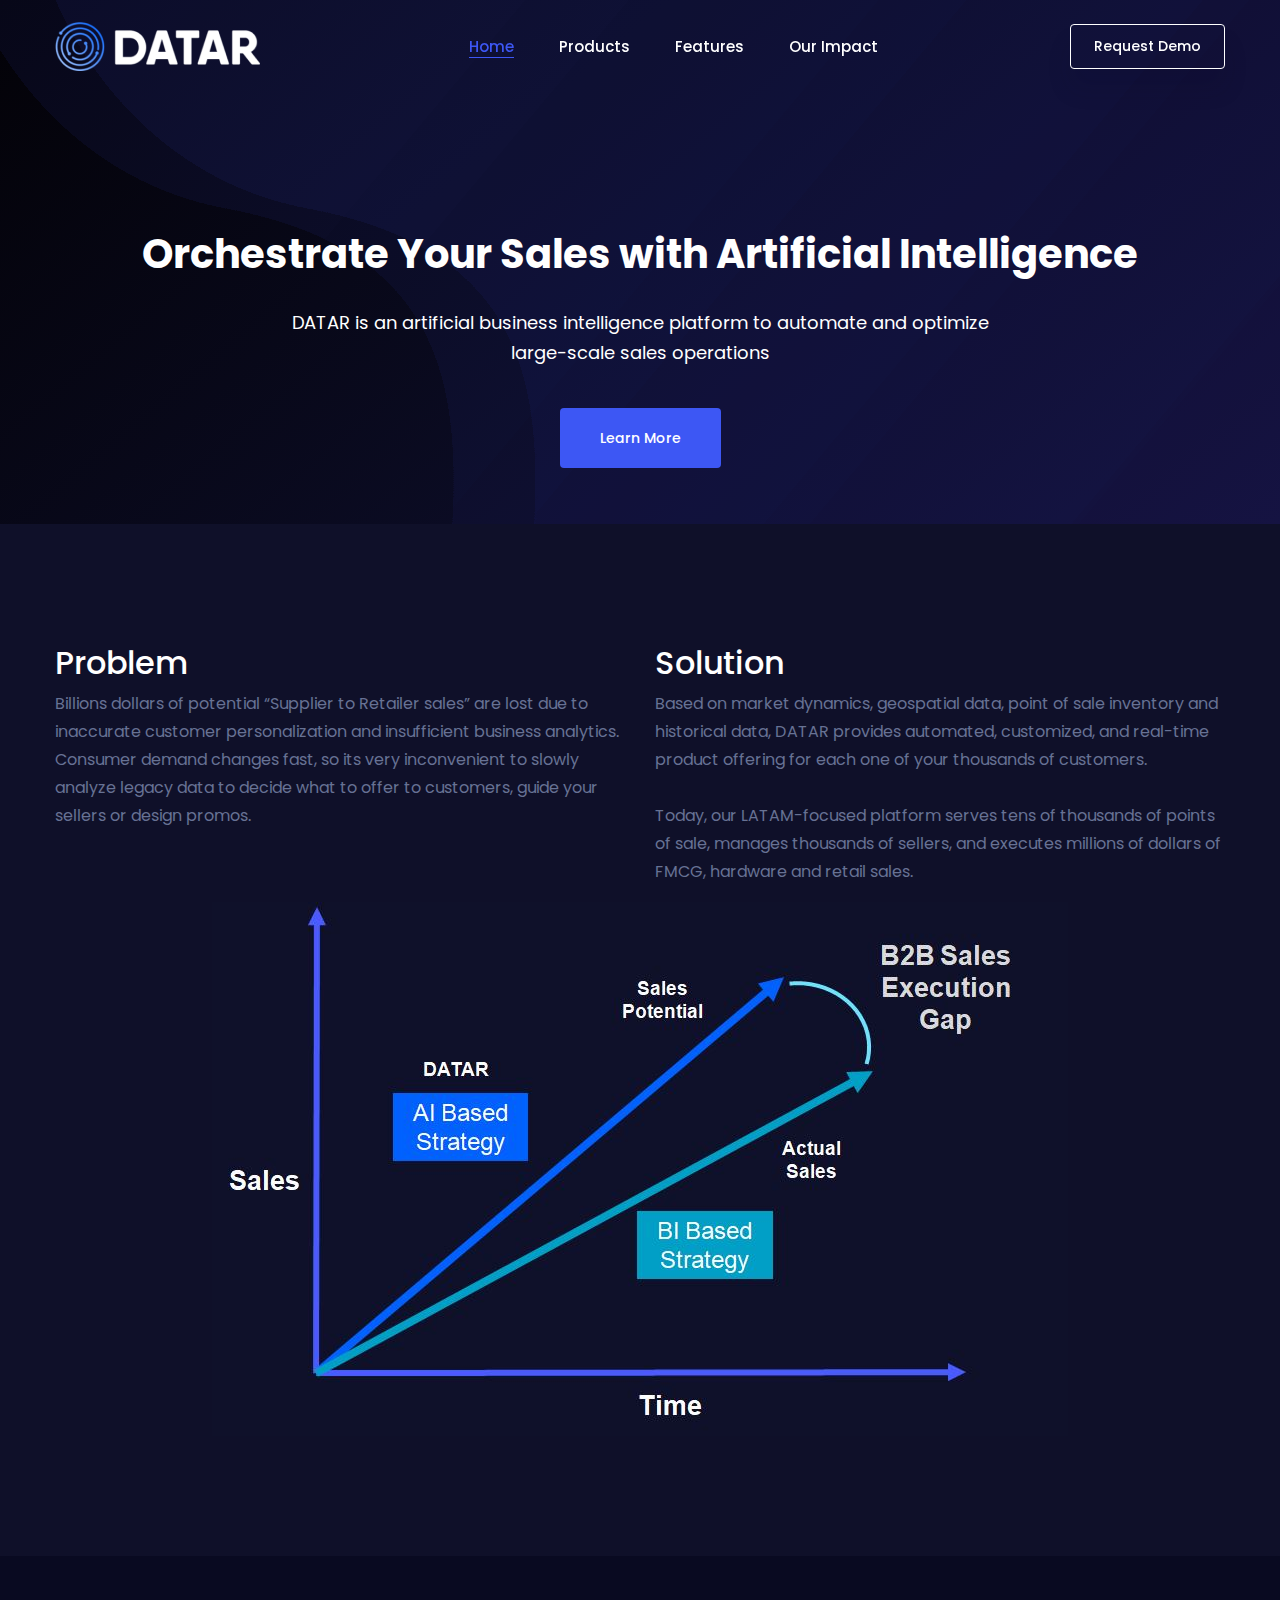
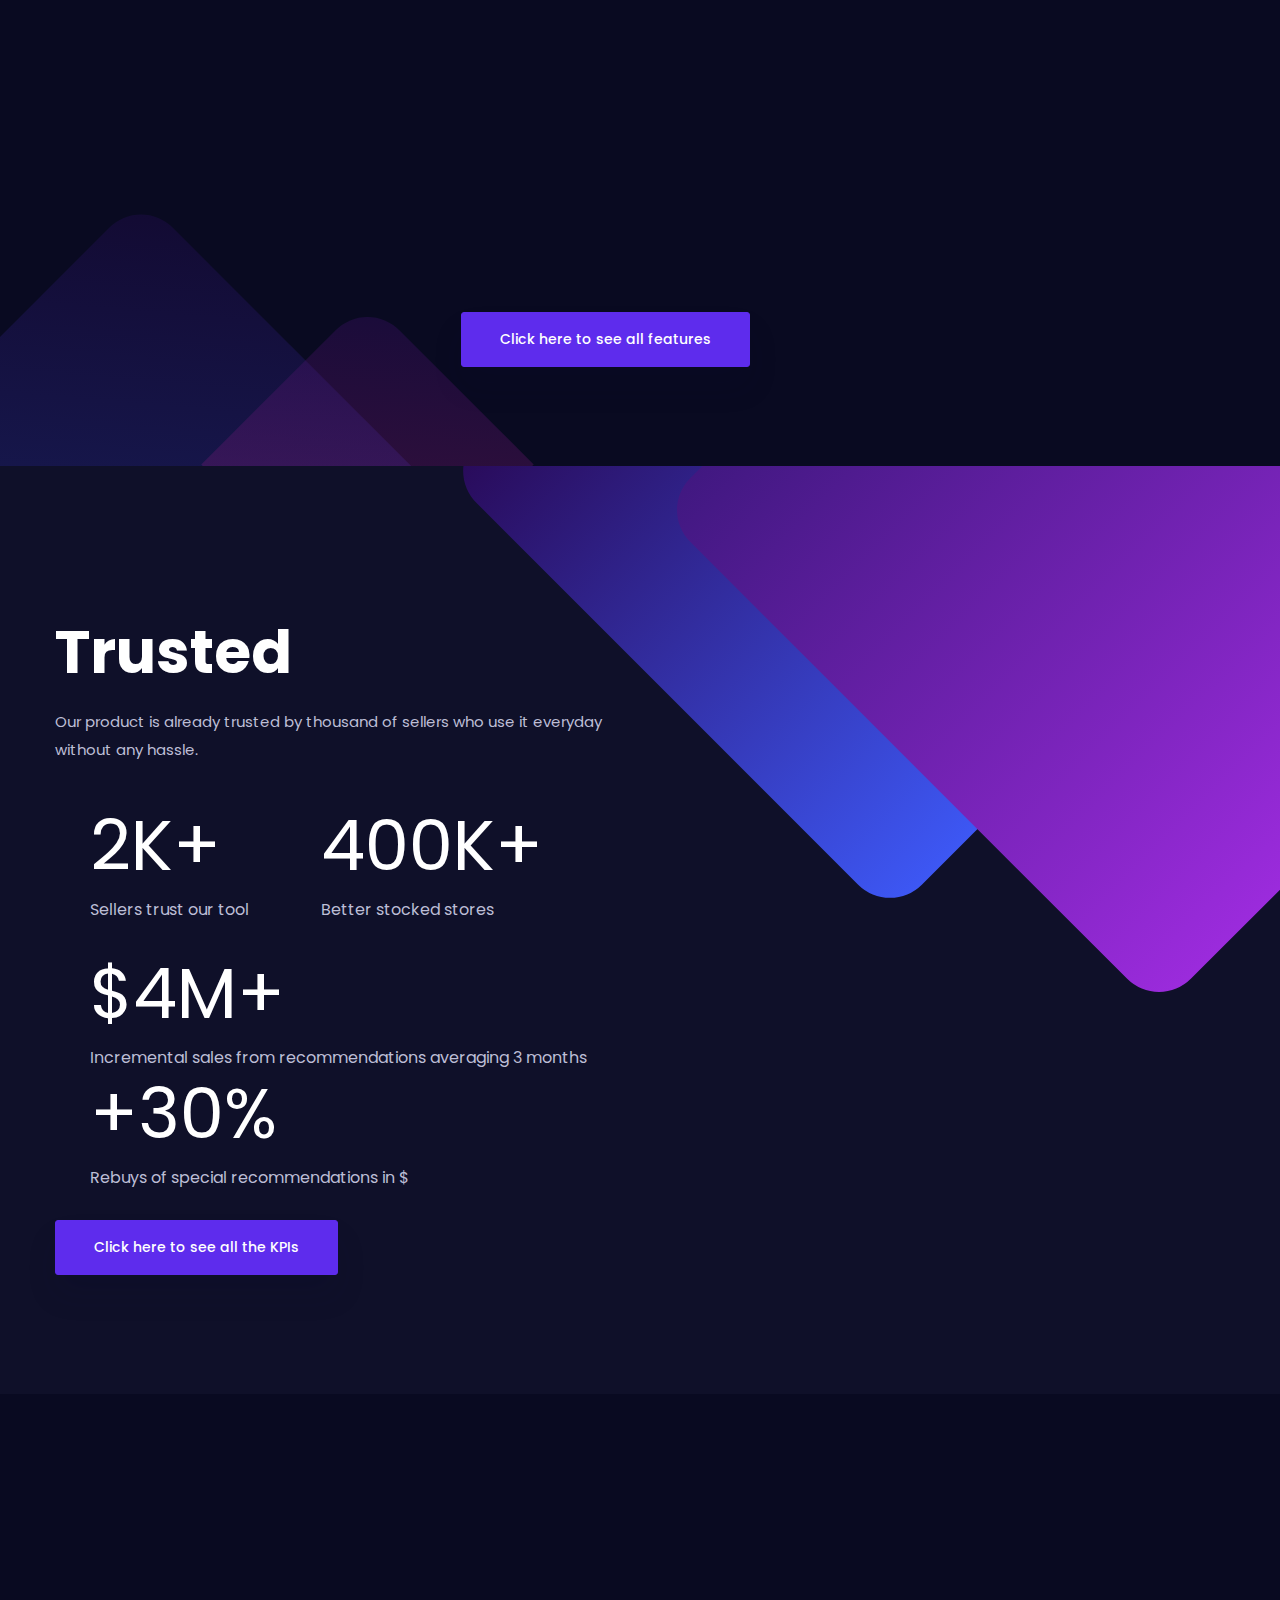
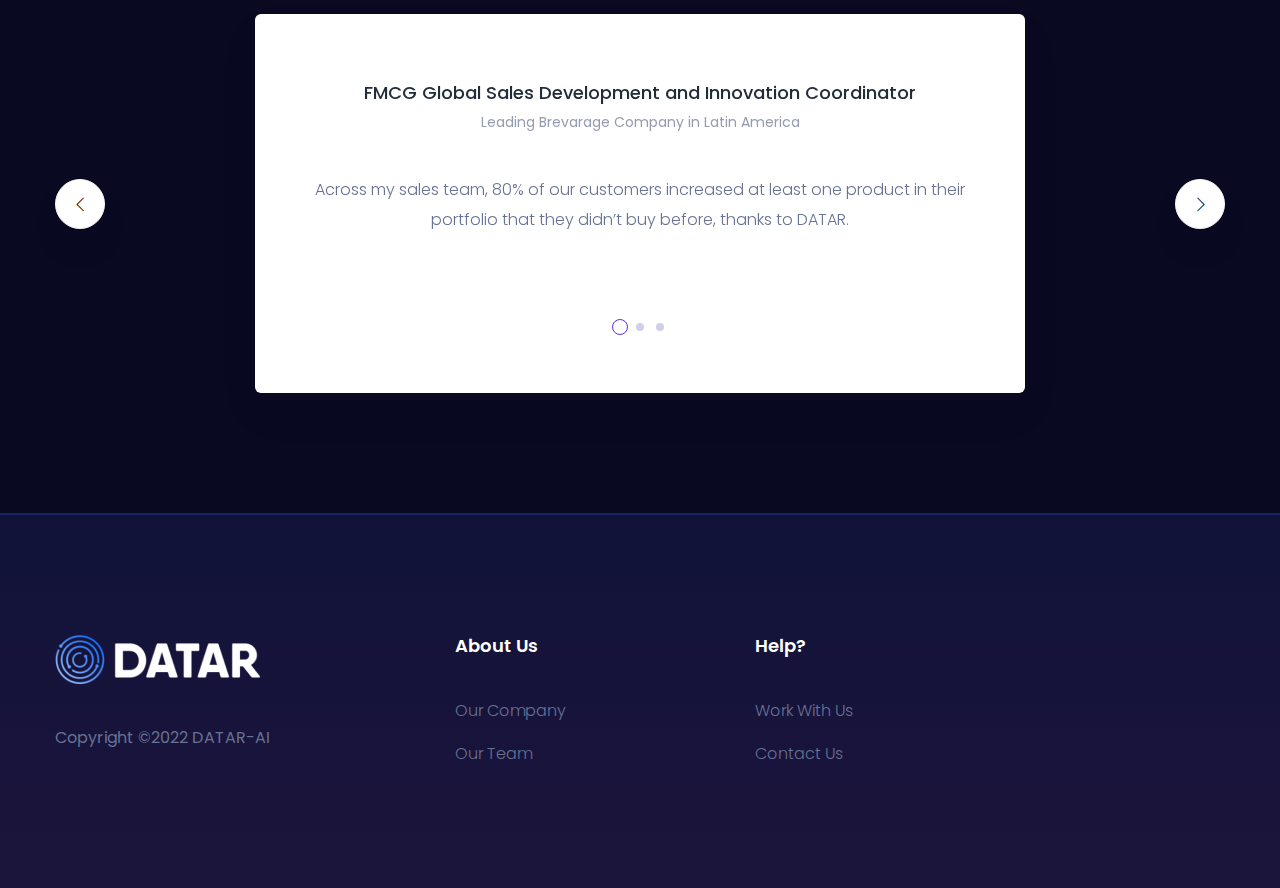
<file: index.html>
<!doctype html>
<html lang="en">

<head>
    <!-- Required meta tags -->
    <meta charset="utf-8">
    <meta name="viewport" content="width=device-width, initial-scale=1, shrink-to-fit=no">
    <link rel="shortcut icon" href="img/favicon.png" type="image/x-icon">
    <title>DATAR-AI Home</title>
    <!-- Bootstrap CSS -->
    <link rel="stylesheet" href="css/bootstrap.min.css">
    <link rel="stylesheet" href="vendors/bootstrap-selector/css/bootstrap-select.min.css">
    <!--icon font css-->
    <link rel="stylesheet" href="vendors/themify-icon/themify-icons.css">
    <link rel="stylesheet" href="vendors/flaticon/flaticon.css">
    <link rel="stylesheet" href="vendors/animation/animate.css">
    <link rel="stylesheet" href="vendors/owl-carousel/assets/owl.carousel.min.css">
    <link rel="stylesheet" href="vendors/magnify-pop/magnific-popup.css">
    <link rel="stylesheet" href="vendors/nice-select/nice-select.css">
    <link rel="stylesheet" href="vendors/scroll/jquery.mCustomScrollbar.min.css">
    <link rel="stylesheet" href="vendors/elagent/style.css">
    <link rel="stylesheet" href="css/style.css">
    <link rel="stylesheet" href="css/responsive.css">
</head>

<body>
    <div id="preloader">
        <div id="ctn-preloader" class="ctn-preloader dark">
            <div class="animation-preloader">
                <div class="spinner"></div>
                <div class="txt-loading">
                    <span data-text-preloader="D" class="letters-loading">
                        D
                    </span>
                    <span data-text-preloader="A" class="letters-loading">
                        A
                    </span>
                    <span data-text-preloader="T" class="letters-loading">
                        T
                    </span>
                    <span data-text-preloader="A" class="letters-loading">
                        A
                    </span>
                    <span data-text-preloader="R" class="letters-loading">
                        R
                    </span>
                    <span data-text-preloader="-" class="letters-loading">
                        -
                    </span>
                    <span data-text-preloader="A" class="letters-loading">
                        A
                    </span>
                    <span data-text-preloader="I" class="letters-loading">
                        I
                    </span>
                </div>
                <p class="text-center">Loading</p>
            </div>
            <div class="loader dark_bg">
                <div class="row">
                    <div class="col-3 loader-section section-left">
                        <div class="bg"></div>
                    </div>
                    <div class="col-3 loader-section section-left">
                        <div class="bg"></div>
                    </div>
                    <div class="col-3 loader-section section-right">
                        <div class="bg"></div>
                    </div>
                    <div class="col-3 loader-section section-right">
                        <div class="bg"></div>
                    </div>
                </div>
            </div>
        </div>
    </div>
    <div class="body_wrapper">
        <header class="header_area">
            <nav class="navbar navbar-expand-lg menu_six">
                <div class="container custom_container p0">
                    <a class="navbar-brand sticky_logo" href="index.html"><img src="img/logo2.png" srcset="img/logo2x-2.png 2x"
                            alt="logo"><img src="img/logo.png" srcset="img/logo2x.png 2x" alt=""></a>
                    <button class="navbar-toggler collapsed" type="button" data-toggle="collapse"
                        data-target="#navbarSupportedContent" aria-controls="navbarSupportedContent"
                        aria-expanded="false" aria-label="Toggle navigation">
                        <span class="menu_toggle">
                            <span class="hamburger">
                                <span></span>
                                <span></span>
                                <span></span>
                            </span>
                            <span class="hamburger-cross">
                                <span></span>
                                <span></span>
                            </span>
                        </span>
                    </button>

                    <div class="collapse navbar-collapse" id="navbarSupportedContent">
                        <ul class="navbar-nav menu ml-auto mr-auto">
                            <li class="nav-item dropdown submenu mega_menu mega_menu_two active">
                                <a class="nav-link dropdown-toggle" href="#" role="button"
                                    aria-haspopup="true" aria-expanded="false">
                                    Home
                                </a>
                            </li>
                            <li class="dropdown submenu nav-item"><a title="Products" class="dropdown-toggle nav-link"
                                    data-toggle="dropdown" role="button" aria-haspopup="true" aria-expanded="false"
                                    href="#">Products</a>
                                <ul role="menu" class=" dropdown-menu">
                                    <li class="nav-item"><a title="DATAR" class="nav-link" href="datar_prod.html">SUGGESTED ORDERS</a>
                                    </li>
                                    <li class="nav-item"><a title="MarketEye" class="nav-link" href="process.html">FORECASTS</a>
									</li>
                                    <li class="nav-item"><a title="MarketEye" class="nav-link" href="process.html">PROMOTION MAKERS</a>
									</li>
                                    <li class="nav-item"><a title="MarketEye" class="nav-link" href="process.html">SALES BUDGET SPRAYING</a>
									</li>
                                </ul>
                            </li>
                            <li class="nav-item">
                                <a class="nav-link" href="features.html" title="Features" role="button"
                                    aria-haspopup="true" aria-expanded="false">
                                    Features
                                </a>
                            </li>
                            <li class="nav-item">
                                <a class="nav-link" href="impacts.html" title="Impacts" role="button"
                                    aria-haspopup="true" aria-expanded="false">
                                    Our Impact
                                </a>
                            </li>
<!--                             <li class="nav-item">
                                <a class="nav-link" href="feedback.html" title="Feedback" role="button"
                                    aria-haspopup="true" aria-expanded="false">
                                    Customer's Feedback
                                </a>
                            </li> -->
                        </ul>
                        <a class="btn_get cus_dark" href="request_demo.html">Request Demo</a>
                    </div>
                </div>
            </nav>
        </header>

        <section class="saas_banner_area d-flex align-items-center">
            <img class="saas_shap" src="img/home6/shape-1.png" alt="">
            <img class="saas_shap" src="img/home6/shape2.png" alt="">
            <div class="container">
                <div class="row">
                    <div class="col-lg-12">
                        <div class="saas_banner_content text-center">
                            <h2 class="f_700 f_size_40 w_color mb-0 wow fadeInUp" data-wow-delay="0.3s">Orchestrate Your Sales with Artificial Intelligence</h2>
                            <p class="w_color f_400 f_size_18 l_height30 mt_30 wow fadeInUp" data-wow-delay="0.4s">DATAR is an artificial business intelligence platform to automate and optimize<br>
                                large-scale sales operations</p>
                            <div class="action_btn d-flex align-items-center mt_40 justify-content-center wow fadeInUp"
                                data-wow-delay="0.5s">
                                <a href="contact.html" class="btn_hover saas_banner_btn">Learn More</a>
                            </div>
                        </div>
<!--                         <div class="dasboard_img mt_60 wow fadeInUp" data-wow-delay="0.7s">
                            <img class="img-fluid" src="img/dashboard1.jpg" alt="">
                        </div>
                        <div class="dasboard_img mt_60 wow fadeInUp" data-wow-delay="0.7s">
                            <img class="img-fluid" src="img/dashboard.jpg" alt="">
                        </div> -->
						<div><br></div>
						<div><br></div>
                    </div>
                </div>
            </div>
        </section>
		<section>
			<div class="case_study_details_area_two sec_pad dk_bg_two">
				<div class="container">
					<div class="row study_details_two flex-row">
						<div class="col-lg-6">
							<div class="saas_banner_content">
								<h2 class="wow w_color" data-wow-delay="0.3s">Problem</h2>
								<p data-wow-delay="0.4s">Billions dollars of potential “Supplier to Retailer sales” are lost due to inaccurate customer personalization and insufficient business analytics.
								Consumer demand changes fast, so its very inconvenient to slowly analyze legacy data to decide what to offer to customers, guide your sellers 
								or design promos.</p>
							</div>
						</div>
						<div class="col-lg-6">
							<div class="saas_banner_content">
								<h2 class="wow w_color" data-wow-delay="0.3s">Solution</h2>
								<p data-wow-delay="0.4s">Based on market dynamics, geospatial data, point of sale inventory and historical data, DATAR provides automated, customized, and real-time product 
								offering for each one of your thousands of customers.<br><br>Today, our LATAM-focused platform serves tens of thousands of points of sale, manages thousands 
								of sellers, and executes millions of dollars of FMCG, hardware and retail sales.</p>
							</div>
						</div>
					</div>
					<div class="row study_details_two flex-row justify-content-center">
						<img class="img-fluid" src="img/salesgap.jpg" alt="">
					</div>
				</div>
			</div>		
		</section>
        <section class="saas_featured_area sec_pad dk_bg_one">
            <div class="square_box box_one"></div>
            <div class="square_box box_two"></div>
            <div class="container">
                <div class="row">
                    <div class="row mb_30 text-center">
                        <div class="saas_featured_content pr_70 mt_60">
                            <h2 class="f_600 f_p f_size_30 w_color l_height40 mb-30 wow fadeInUp" data-wow-delay="0.3s">
                                The featurers of DATAR SaaS Platform</h2>
                            <p class="f_400 f_size_15 l_height_28 d_p_color mb_50 wow fadeInUp" data-wow-delay="0.4s">
                                Sales optimization and sales strategy for thousands of customers is challenging. DATAR offers unique features to automatically maximize your sales 
								and get an edge over your competitors.
							</p>
							<a href="features.html" class="btn_hover agency_banner_btn cus_mb-10">Click here to see all features</a>
                        </div>
                    </div>
<!--                     <div class="col-lg-7 saas_featured_info">
                         <div class="row mb_30">
                            <div class="col-lg-6 col-md-6">
                                <div class="saas_featured_item s_featured_one wow fadeInUp" data-wow-delay="0.3s">
                                    <i class="ti-bar-chart f_size_30"></i>
                                    <h6 class="mt_30 mb_20">Capture Changing Consumer Demand</h6>
                                    <p class="mb-0">Forget about slowly analyzing legacy data and decide what to offer to customers, 
									guide your sellers or design promos. Offload your complex market analysis task to DATAR.</p>
                                </div>
                            </div>
                            <div class="col-lg-6 col-md-6">
                                <div class="saas_featured_item s_featured_two wow fadeInUp" data-wow-delay="0.5s">
                                    <i class="ti-shopping-cart f_size_30"></i>
                                    <h6 class="mt_30 mb_20">Understand Market</h6>
                                    <p class="mb-0">Based on market dynamics, geospatial data, point of sale inventory and historical data, 
									DATAR provides automated, customized and real-time product offering for each one of your thousands of customers.</p>
                                </div>
                            </div>
                            <div class="col-lg-6 col-md-6">
                                <div class="saas_featured_item s_featured_three wow fadeInUp" data-wow-delay="0.7s">
                                    <i class="ti-location-pin f_size_30"></i>
                                    <h6 class="mt_30 mb_20">LATAM Focused</h6>
                                    <p class="mb-0">Today, our LATAM-focused platform serves tens of thousands of points of sale, manages thousands of sellers 
									and executes millions of dollars of FMCG, hardware and retail sales.</p>
                                </div>
                            </div>
                            <div class="col-lg-6 col-md-6">
                                <div class="saas_featured_item s_featured_four wow fadeInUp" data-wow-delay="0.9s">
                                    <i class="ti-money f_size_30"></i>
                                    <h6 class="mt_30 mb_20">Revenue and Profit Growth</h6>
                                    <p class="mb-0">With DATAR's uniquely defined and highly trained machine learning platform, not only optimize your revenue and growth,
									but also ensure optimum coverage for each of your products.</p>
                                </div>
                            </div>
                        </div>
						<div class="col-md-7">
							<a href="#" class="btn_hover agency_banner_btn cus_mb-10">Click here to see all features</a> <br>
							<br>
						</div>
                    </div> -->
                </div>
            </div>
        </section>
<!--  
        <section class="saas_signup_area sec_pad dk_bg_two">
            <div class="container">
                <div class="sec_title text-center mb_70 wow fadeInUp" data-wow-delay="0.3s">
                    <h2 class="f_p f_size_30 l_height50 f_600 w_color">Trusted by 800+ worldwide companies</h2>
                    <p class="d_p_color f_400 f_size_15">The BBC naff what a plonker lurgy on your bike mate bubble and
                        squeak David,<br> boot only a quid Richard arse happy days barmy.</p>
                </div>
                <form action="#" class="saas_signup_form row">
                    <div class="col-md-4 col-sm-6">
                        <div class="input-group wow fadeInLeft" data-wow-delay="0.3s">
                            <input type="text" class="form-control" placeholder="Name">
                            <label></label>
                        </div>
                    </div>
                    <div class="col-md-4 col-sm-6">
                        <div class="input-group wow fadeInLeft" data-wow-delay="0.5s">
                            <input type="text" class="form-control" placeholder="Email">
                            <label></label>
                        </div>
                    </div>
                    <div class="col-md-4 col-sm-6">
                        <div class="input-group wow fadeInLeft" data-wow-delay="0.6s">
                            <input type="number" class="form-control" placeholder="Password">
                            <label></label>
                        </div>
                    </div>
                    <div class="col-lg-12 text-center wow fadeInUp" data-wow-delay="0.8s">
                        <button type="submit" class="signup_btn btn_hover saas_banner_btn mt_60">Get started for
                            free</button>
                    </div>
                </form>
            </div>
        </section>

        <section class="saas_featured_area sec_pad dk_bg_one">
            <div class="square_box box_three"></div>
            <div class="square_box box_four"></div>
            <div class="container">
                <div class="row saas_featured_info">
                    <div class="col-lg-6">
                        <div class="f_img_one img_border wow fadeInLeft" data-wow-delay="0.3s">
                            <img class="img-fluid" src="img/home6/featured_img_one.jpg" alt="">
                        </div>
                    </div>
                    <div class="col-lg-6 d-flex align-items-center pl_100">
                        <div class="saas_featured_content wow fadeInRight" data-wow-delay="0.4s">
                            <h2 class="f_size_30 f_600 f_p w_color l_height40 mb_20">Build your brand<br> Automate your
                                marketing</h2>
                            <p class="d_p_color f_400 f_size_15 l_height28">Why I say old chap that is spiffing barney,
                                nancy boy bleeder chimney pot Richard cheers the little rotter so I said, easy peasy
                                buggered blower bevvy A bit of how's your father he nicked it arse over tit..!!</p>
                            <a href="#" class="btn_hover saas_banner_btn mt_40">Browse Free Demo</a>
                        </div>
                    </div>
                </div>
                <div class="row saas_featured_info flex-row-reverse">
                    <div class="col-lg-6">
                        <div class="f_img_two img_border wow fadeInRight" data-wow-delay="0.4s">
                            <img class="img-fluid" src="img/home6/featured_img_two.jpg" alt="">
                        </div>
                    </div>
                    <div class="col-lg-6 d-flex align-items-center pr_70">
                        <div class="saas_featured_content wow fadeInLeft" data-wow-delay="0.3s">
                            <h2 class="f_size_30 f_600 f_p w_color l_height40 mb_20">Presenta tus impestos de forma<br>
                                sencilla, rapida y sin errores</h2>
                            <p class="d_p_color f_400 f_size_15 l_height28">Why I say old chap that is spiffing barney,
                                nancy boy bleeder chimney pot Richard cheers the little rotter so I said, easy peasy
                                buggered blower bevvy A bit of how's your father he nicked it arse over tit..!!</p>
                            <a href="#" class="btn_hover saas_banner_btn mt_40">Browse Free Demo</a>
                        </div>
                    </div>
                </div>
            </div>
        </section>
-->
        <section class="fun_fact_area dk_bg_two">
            <div class="container">
                <div class="row flex-row-reverse">
                    <div class="col-lg-6 col-md-6 col-xs-6">
                        <div class="fact_author_img text-right">
                             <div class="square_box box_three"></div>
                            <div class="square_box box_four"></div>
                        </div>
                    </div>
                    <div class="container col-lg-6 col-md-6 col-xs-6">
                        <div class="fun_fact_content">
                            <h1 class="w_color f_p f_700 mb_20">Trusted</h1>
                            <p class="f_400 d_p_color f_size_15 l_height28 mb_40">Our product is already trusted by 
                                thousand of sellers who use it everyday without any hassle.
							</p>
                            <div class="row">
                                <div class="fact_item">
                                    <h1 class="pl_50 w_color pr_50"><span>2</span>K+</h1>
                                    <p class="pl_50 mb-0 d_p_color">Sellers trust our tool</p>
                                </div>
<!--                            <div class="fact_item pr_50">
                                    <h1 class="w_color"><span>15%<span>-25</span>%</h1>
                                    <p class="mb-0 d_p_color">Increment in products portfolio per store</p>
                                </div> -->
                                <div class="pl_50 fact_item pr_50">
                                    <h1 class="w_color">400<span>K+</h1>
                                    <p class="mb-0 d_p_color">Better stocked stores</p><br>
                                </div>
                                <div class="fact_item">
                                    <h1 class="pl_50 w_color">$<span>4</span>M+</h1>
                                    <p class="pl_50 mb-0 d_p_color">Incremental sales from recommendations averaging 3 months</p>
                                </div>
<!--                            <div class="fact_item pr_50">
                                    <h1 class="w_color"><span>15%<span>-25</span>%</h1>
                                    <p class="mb-0 d_p_color">Increment in products portfolio per store</p>
                                </div> -->
                                <div class="pl_50 fact_item pr_50">
                                    <h1 class="w_color">+<span>30%</h1>
                                    <p class="mb-0 d_p_color">Rebuys of special recommendations in $</p><br>
                                </div>
                            </div>
                            <div class="row">
                            </div>
							<a href="impacts.html" class="btn_hover agency_banner_btn cus_mb-0">Click here to see all the KPIs</a>
                        </div>
                    </div>
                </div>
            </div>
        </section>
<!--         <section class="feedback_area dk_bg_one sec_pad">
            <div class="container custom_container">
                <div class="sec_title text-center mb_70 wow fadeInUp" data-wow-delay="0.4s">
                    <h2 class="f_p f_size_30 l_height50 f_600 w_color">Don't just take our word for it</h2>
                    <p class="f_400 f_size_16 mb-0 d_p_color">The BBC naff what a plonker lurgy on your bike mate bubble
                        and squeak<br> David, boot only a quid Richard arse happy.</p>
                </div>
                <div class="feedback_slider owl-carousel">
                    <div class="item">
                        <div class="feedback_item">
                            <div class="feed_back_author">
                                <div class="media">
                                    <div class="img">
                                        <img src="img/home6/feedback_img_two.png" alt="">
                                    </div>
                                    <div class="media-body">
                                        <h5 class="w_color f_size_15 f_p f_500">Bailey Wonger</h5>
                                        <h6 class="f_p f_400">web designer</h6>
                                    </div>
                                </div>
                                <div class="ratting">
                                    <a href="#"><i class="icon_star"></i></a>
                                    <a href="#"><i class="icon_star"></i></a>
                                    <a href="#"><i class="icon_star"></i></a>
                                    <a href="#"><i class="icon_star"></i></a>
                                    <a href="#"><i class="icon_star"></i></a>
                                </div>
                            </div>
                            <p class="d_p_color f_size_15">Why I say old chap that is spiffing barney, nancy boy bleeder
                                chimney pot Richard cheers the little rotter so I said, easy peasy buggered blower bevvy
                                A bit of how's your father he nicked it arse over tit. Geeza the BBC bits.!!</p>
                            <a href="#" class="post_date">Oct 24, 2020</a>
                            <div class="shap_one"></div>
                            <div class="shap_two"></div>
                        </div>
                    </div>
                    <div class="item">
                        <div class="feedback_item">
                            <div class="feed_back_author">
                                <div class="media">
                                    <div class="img">
                                        <img src="img/home6/feedback_img_two.png" alt="">
                                    </div>
                                    <div class="media-body">
                                        <h5 class="w_color f_size_15 f_p f_500">Bailey Wonger</h5>
                                        <h6 class="f_p f_400">web designer</h6>
                                    </div>
                                </div>
                                <div class="ratting">
                                    <a href="#"><i class="icon_star"></i></a>
                                    <a href="#"><i class="icon_star"></i></a>
                                    <a href="#"><i class="icon_star"></i></a>
                                    <a href="#"><i class="icon_star"></i></a>
                                    <a href="#"><i class="icon_star"></i></a>
                                </div>
                            </div>
                            <p class="d_p_color f_size_15">Why I say old chap that is spiffing barney, nancy boy bleeder
                                chimney pot Richard cheers the little rotter so I said, easy peasy buggered blower bevvy
                                A bit of how's your father he nicked it arse over tit. Geeza the BBC bits.!!</p>
                            <a href="#" class="post_date">Oct 24, 2020</a>
                            <div class="shap_one"></div>
                            <div class="shap_two"></div>
                        </div>
                    </div>
                    <div class="item">
                        <div class="feedback_item">
                            <div class="feed_back_author">
                                <div class="media">
                                    <div class="img">
                                        <img src="img/home6/feedback_img_two.png" alt="">
                                    </div>
                                    <div class="media-body">
                                        <h5 class="w_color f_size_15 f_p f_500">Bailey Wonger</h5>
                                        <h6 class="f_p f_400">web designer</h6>
                                    </div>
                                </div>
                                <div class="ratting">
                                    <a href="#"><i class="icon_star"></i></a>
                                    <a href="#"><i class="icon_star"></i></a>
                                    <a href="#"><i class="icon_star"></i></a>
                                    <a href="#"><i class="icon_star"></i></a>
                                    <a href="#"><i class="icon_star"></i></a>
                                </div>
                            </div>
                            <p class="d_p_color f_size_15">Why I say old chap that is spiffing barney, nancy boy bleeder
                                chimney pot Richard cheers the little rotter so I said, easy peasy buggered blower bevvy
                                A bit of how's your father he nicked it arse over tit. Geeza the BBC bits.!!</p>
                            <a href="#" class="post_date">Oct 24, 2020</a>
                            <div class="shap_one"></div>
                            <div class="shap_two"></div>
                        </div>
                    </div>
                    <div class="item">
                        <div class="feedback_item">
                            <div class="feed_back_author">
                                <div class="media">
                                    <div class="img">
                                        <img src="img/home6/feedback_img_three.png" alt="">
                                    </div>
                                    <div class="media-body">
                                        <h5 class="w_color f_size_15 f_p f_500">Bailey Wonger</h5>
                                        <h6 class="f_p f_400">web designer</h6>
                                    </div>
                                </div>
                                <div class="ratting">
                                    <a href="#"><i class="icon_star"></i></a>
                                    <a href="#"><i class="icon_star"></i></a>
                                    <a href="#"><i class="icon_star"></i></a>
                                    <a href="#"><i class="icon_star"></i></a>
                                    <a href="#"><i class="icon_star"></i></a>
                                </div>
                            </div>
                            <p class="d_p_color f_size_15">Why I say old chap that is spiffing barney, nancy boy bleeder
                                chimney pot Richard cheers the little rotter so I said, easy peasy buggered blower bevvy
                                A bit of how's your father he nicked it arse over tit. Geeza the BBC bits.!!</p>
                            <a href="#" class="post_date">Oct 24, 2020</a>
                            <div class="shap_one"></div>
                            <div class="shap_two"></div>
                        </div>
                    </div>
                </div>
            </div>
        </section>

        <section class="partner_logo_area_three dk_bg_two">
            <div class="container">
                <div class="row partner_info">
                    <div class="logo_item wow fadeInLeft" data-wow-delay="0.2s">
                        <a href="#"><img src="img/home6/logo_01.png" alt=""></a>
                    </div>
                    <div class="logo_item wow fadeInLeft" data-wow-delay="0.4s">
                        <a href="#"><img src="img/home6/logo_02.png" alt=""></a>
                    </div>
                    <div class="logo_item wow fadeInLeft" data-wow-delay="0.6s">
                        <a href="#"><img src="img/home6/logo_03.png" alt=""></a>
                    </div>
                    <div class="logo_item wow fadeInLeft" data-wow-delay="0.8s">
                        <a href="#"><img src="img/home6/logo_04.png" alt=""></a>
                    </div>
                    <div class="logo_item wow fadeInLeft" data-wow-delay="0.9s">
                        <a href="#"><img src="img/home6/logo_05.png" alt=""></a>
                    </div>
                </div>
            </div>
        </section> -->
		<section class="agency_testimonial_area dk_bg_one sec_pad">
            <div class="container">
                <h2 class="f_size_30 f_600 w_color l_height40 text-center mb_60 wow fadeInUp" data-wow-delay="0.1s">
                    This is what our customers have to say</h2>
                <div class="agency_testimonial_info">
                    <div class="testimonial_slider owl-carousel">
                        <div class="testimonial_item text-center left">
                            <!-- <div class="author_img"><img src="img/home4/author_img.png" alt=""></div> -->
                            <div class="author_description">
                                <h4 class="f_500 t_color3 f_size_18">FMCG Global Sales Development and Innovation Coordinator</h4>
                                <h6>Leading Brevarage Company in Latin America</h6>
                            </div>
                            <p>Across my sales team, 80% of our customers increased at least one product in their portfolio that they didn’t buy before, 
							thanks to DATAR.
							</p>
                        </div>
                        <div class="testimonial_item text-center center">
                            <!-- <div class="author_img"><img src="img/home4/author_img.png" alt=""></div> -->
                            <div class="author_description">
                                <h4 class="f_500 t_color3 f_size_18">Pharmaceutical Industry seller</h4>
                                <h6>Leading Pharamaceutical Distributor in Latin America</h6>
                            </div>
                            <p>DATAR's suggested orders have helped me to focus on the best new products for my customers and have allowed me to re-supply 
							low stock products. Achieving my monthly sales targets is now easier.
							</p>
                        </div>
                        <div class="testimonial_item text-center right">
                            <!-- <div class="author_img"><img src="img/home4/author_img.png" alt=""></div> -->
                            <div class="author_description">
                                <h4 class="f_500 t_color3 f_size_18">FMCG seller</h4>
                                <h6>Leading FMCG Company in Latin America</h6>
                            </div>
                            <p>DATAR has allowed me to show to my customers which products are their best, previously unknown, sales opportunities. 
							This is how I’ve increased the coverage of the suggested products along with sales.
							</p>
                        </div>
                    </div>
                </div>
            </div>
        </section>
        <footer class="footer_area_six sec_pad">
            <div class="footer_top_six">
                <div class="container">
                    <div class="row">
                        <div class="col-lg-4 col-sm-6">
                            <div class="f_widget company_widget">
                                <a class="f-logo"><img src="img/logo2.png"
                                        srcset="img/logo-3-2x.png 2x" alt="logo"></a>
                                <p class="mt_40">Copyright ©2022 DATAR-AI</p>
                            </div>
                        </div>
                        <div class="col-lg-3 col-sm-6">
                            <div class="f_widget about-widget">
                                <h3 class="f-title f_600 w_color f_size_18 mb_40">About Us</h3>
                                <ul class="list-unstyled f_list">
                                    <li><a href="aboutus.html">Our Company</a></li>
                                    <li><a href="ourteam.html">Our Team</a></li>
                                </ul>
                            </div>
                        </div>
                        <div class="col-lg-3 col-sm-6">
                            <div class="f_widget about-widget">
                                <h3 class="f-title f_600 w_color f_size_18 mb_40">Help?</h3>
                                <ul class="list-unstyled f_list">
                                    <li><a href="work_with_us.html">Work With Us</a></li>
                                    <li><a href="contact.html">Contact Us</a></li>
                                </ul>
                            </div>
                        </div>
<!--                         <div class="col-lg-2 col-sm-6">
                            <div class="f_widget social-widget">
                                <h3 class="f-title f_600 w_color f_size_18 mb_40">Follow Us</h3>
                                <div class="f_social_icon">
                                    <a href="#" class="ti-facebook"></a>
                                    <a href="#" class="ti-twitter-alt"></a>
                                    <a href="#" class="ti-vimeo-alt"></a>
                                    <a href="#" class="ti-pinterest"></a>
                                </div>
                            </div>
                        </div> -->
                    </div>
                </div>
            </div>
        </footer>
    </div>
    <!-- Optional JavaScript -->
    <!-- jQuery first, then Popper.js, then Bootstrap JS -->
    <script src="js/jquery-3.6.0.min.js"></script>
    <script src="js/propper.js"></script>
    <script src="js/bootstrap.min.js"></script>
    <script src="vendors/bootstrap-selector/js/bootstrap-select.min.js"></script>
    <script src="vendors/wow/wow.min.js"></script>
    <script src="vendors/sckroller/jquery.parallax-scroll.js"></script>
    <script src="vendors/owl-carousel/owl.carousel.min.js"></script>
    <script src="vendors/nice-select/jquery.nice-select.min.js"></script>
    <script src="vendors/imagesloaded/imagesloaded.pkgd.min.js"></script>
    <script src="vendors/isotope/isotope-min.js"></script>
    <script src="vendors/magnify-pop/jquery.magnific-popup.min.js"></script>
    <script src="vendors/scroll/jquery.mCustomScrollbar.concat.min.js"></script>
    <script src="js/main.js"></script>
</body>

</html>
</file>
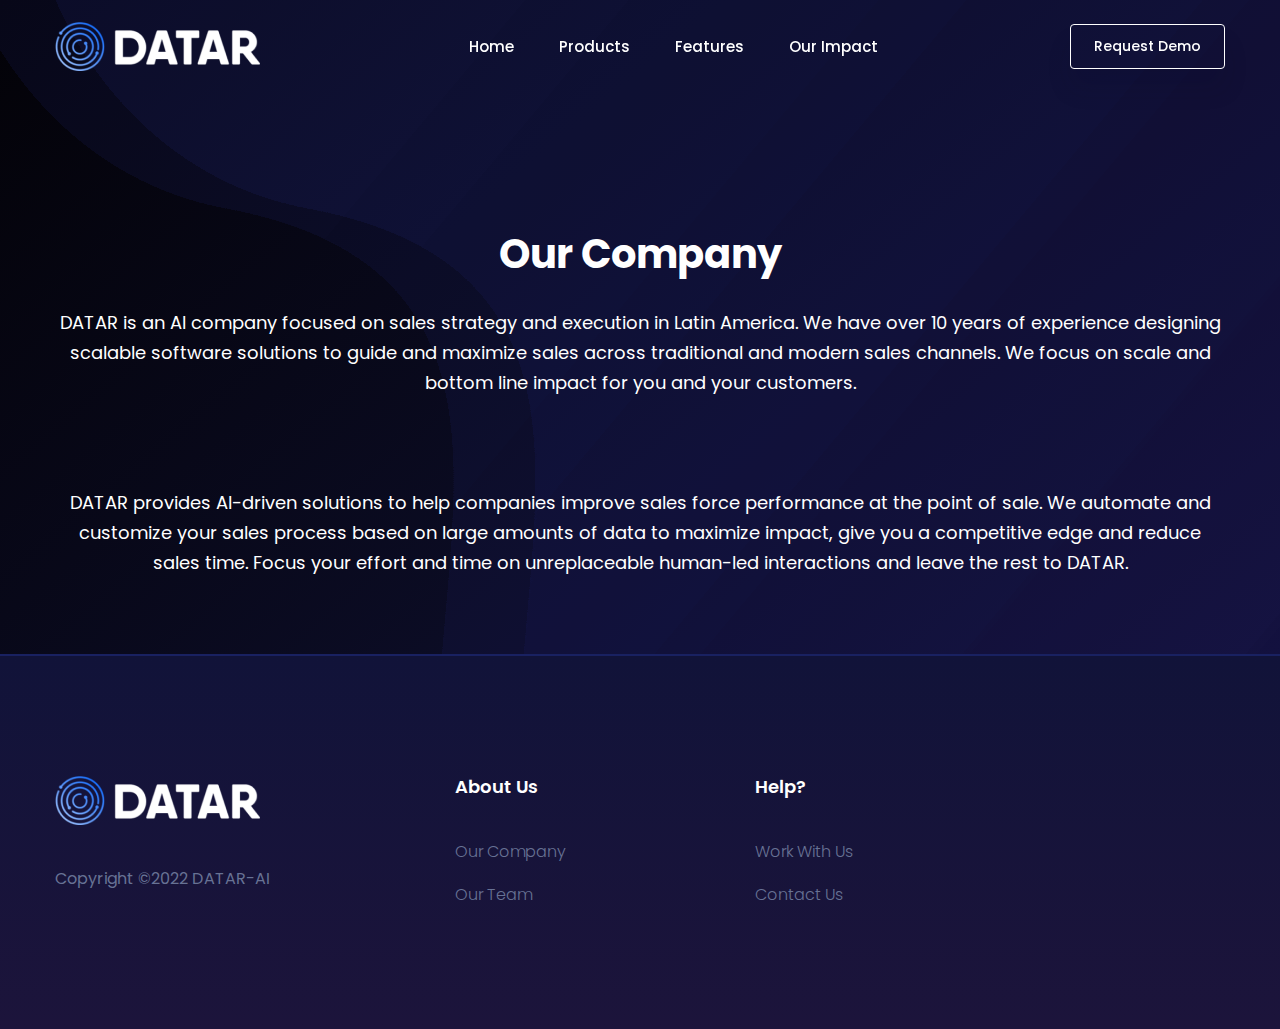
<file: aboutus.html>
<!doctype html>
<html lang="en">

<head>
    <!-- Required meta tags -->
    <meta charset="utf-8">
    <meta name="viewport" content="width=device-width, initial-scale=1, shrink-to-fit=no">
    <link rel="shortcut icon" href="img/favicon.png" type="image/x-icon">
    <title>Our Company</title>
    <!-- Bootstrap CSS -->
    <link rel="stylesheet" href="css/bootstrap.min.css">
    <link rel="stylesheet" href="vendors/bootstrap-selector/css/bootstrap-select.min.css">
    <!--icon font css-->
    <link rel="stylesheet" href="vendors/themify-icon/themify-icons.css">
    <link rel="stylesheet" href="vendors/flaticon/flaticon.css">
    <link rel="stylesheet" href="vendors/animation/animate.css">
    <link rel="stylesheet" href="vendors/owl-carousel/assets/owl.carousel.min.css">
    <link rel="stylesheet" href="vendors/magnify-pop/magnific-popup.css">
    <link rel="stylesheet" href="vendors/nice-select/nice-select.css">
    <link rel="stylesheet" href="vendors/scroll/jquery.mCustomScrollbar.min.css">
    <link rel="stylesheet" href="vendors/elagent/style.css">
    <link rel="stylesheet" href="css/style.css">
    <link rel="stylesheet" href="css/responsive.css">
</head>

<body>
    <div id="preloader">
        <div id="ctn-preloader" class="ctn-preloader dark">
            <div class="animation-preloader">
                <div class="spinner"></div>
                <div class="txt-loading">
                    <span data-text-preloader="D" class="letters-loading">
                        D
                    </span>
                    <span data-text-preloader="A" class="letters-loading">
                        A
                    </span>
                    <span data-text-preloader="T" class="letters-loading">
                        T
                    </span>
                    <span data-text-preloader="A" class="letters-loading">
                        A
                    </span>
                    <span data-text-preloader="R" class="letters-loading">
                        R
                    </span>
                    <span data-text-preloader="-" class="letters-loading">
                        -
                    </span>
                    <span data-text-preloader="A" class="letters-loading">
                        A
                    </span>
                    <span data-text-preloader="I" class="letters-loading">
                        I
                    </span>
                </div>
                <p class="text-center">Loading</p>
            </div>
            <div class="loader dark_bg">
                <div class="row">
                    <div class="col-3 loader-section section-left">
                        <div class="bg"></div>
                    </div>
                    <div class="col-3 loader-section section-left">
                        <div class="bg"></div>
                    </div>
                    <div class="col-3 loader-section section-right">
                        <div class="bg"></div>
                    </div>
                    <div class="col-3 loader-section section-right">
                        <div class="bg"></div>
                    </div>
                </div>
            </div>
        </div>
    </div>
    <div class="body_wrapper">
        <header class="header_area">
            <nav class="navbar navbar-expand-lg menu_six">
                <div class="container custom_container p0">
                    <a class="navbar-brand sticky_logo" href="index.html"><img src="img/logo2.png" srcset="img/logo2x-2.png 2x"
                            alt="logo"><img src="img/logo.png" srcset="img/logo2x.png 2x" alt=""></a>
                    <button class="navbar-toggler collapsed" type="button" data-toggle="collapse"
                        data-target="#navbarSupportedContent" aria-controls="navbarSupportedContent"
                        aria-expanded="false" aria-label="Toggle navigation">
                        <span class="menu_toggle">
                            <span class="hamburger">
                                <span></span>
                                <span></span>
                                <span></span>
                            </span>
                            <span class="hamburger-cross">
                                <span></span>
                                <span></span>
                            </span>
                        </span>
                    </button>

                    <div class="collapse navbar-collapse" id="navbarSupportedContent">
                        <ul class="navbar-nav menu ml-auto mr-auto">
                            <li class="nav-item dropdown submenu mega_menu mega_menu_two">
                                <a class="nav-link dropdown-toggle" href="index.html" role="button"
                                    aria-haspopup="true" aria-expanded="false">
                                    Home
                                </a>
                            </li>
                            <li class="dropdown submenu nav-item"><a title="Products" class="dropdown-toggle nav-link"
                                    data-toggle="dropdown" role="button" aria-haspopup="true" aria-expanded="false"
                                    href="#">Products</a>
                                <ul role="menu" class=" dropdown-menu">
                                    <li class="nav-item"><a title="DATAR" class="nav-link" href="datar_prod.html">SUGGESTED ORDERS</a>
                                    </li>
                                    <li class="nav-item"><a title="MarketEye" class="nav-link" href="process.html">FORECASTS</a>
									</li>
                                    <li class="nav-item"><a title="MarketEye" class="nav-link" href="process.html">PROMOTION MAKERS</a>
									</li>
                                    <li class="nav-item"><a title="MarketEye" class="nav-link" href="process.html">SALES BUDGET SPRAYING</a>
									</li>
                                </ul>
                            </li>
                            <li class="nav-item">
                                <a class="nav-link" href="features.html" title="Features" role="button"
                                    aria-haspopup="true" aria-expanded="false">
                                    Features
                                </a>
                            </li>
                            <li class="nav-item">
                                <a class="nav-link" href="impacts.html" title="Impacts" role="button"
                                    aria-haspopup="true" aria-expanded="false">
                                    Our Impact
                                </a>
                            </li>
<!--                             <li class="nav-item">
                                <a class="nav-link" href="feedback.html" title="Feedback" role="button"
                                    aria-haspopup="true" aria-expanded="false">
                                    Customer's Feedback
                                </a>
                            </li> -->
                        </ul>
                        <a class="btn_get cus_dark" href="request_demo.html">Request Demo</a>
                    </div>
                </div>
            </nav>
        </header>

        <section class="saas_banner_area d-flex align-items-center">
            <img class="saas_shap" src="img/home6/shape-1.png" alt="">
            <img class="saas_shap" src="img/home6/shape2.png" alt="">
            <div class="container">
                <div class="row">
                    <div class="col-lg-12">
                        <div class="saas_banner_content text-center">
                            <h2 class="f_700 f_size_40 w_color mb-0 wow fadeInUp" data-wow-delay="0.3s">Our Company</h2>
                            <p class="w_color f_400 f_size_18 l_height30 mt_30 wow fadeInUp" data-wow-delay="0.4s">DATAR is an AI company focused on sales strategy and execution 
							in Latin America. We have over 10 years of experience designing scalable software solutions to guide and maximize sales across traditional and modern 
							sales channels. We focus on scale and bottom line impact for you and your customers.<br><br><br>
							</p>
                            <p class="w_color f_400 f_size_18 l_height30 mt_30 wow fadeInUp" data-wow-delay="0.4s">DATAR provides AI-driven solutions to help companies improve sales force 
							performance at the point of sale. We automate and customize your sales process based on large amounts of data to maximize impact, give you a competitive edge and 
							reduce sales time. Focus your effort and time on unreplaceable human-led interactions and leave the rest to DATAR.<br><br><br>
							</p>
						</div>
					</div>
				</div>
        </section>
        <footer class="footer_area_six sec_pad">
            <div class="footer_top_six">
                <div class="container">
                    <div class="row">
                        <div class="col-lg-4 col-sm-6">
                            <div class="f_widget company_widget">
                                <a class="f-logo"><img src="img/logo2.png"
                                        srcset="img/logo-3-2x.png 2x" alt="logo"></a>
                                <p class="mt_40">Copyright ©2022 DATAR-AI</p>
                            </div>
                        </div>
                        <div class="col-lg-3 col-sm-6">
                            <div class="f_widget about-widget">
                                <h3 class="f-title f_600 w_color f_size_18 mb_40">About Us</h3>
                                <ul class="list-unstyled f_list">
                                    <li><a href="#">Our Company</a></li>
                                    <li><a href="ourteam.html">Our Team</a></li>
                                </ul>
                            </div>
                        </div>
                        <div class="col-lg-3 col-sm-6">
                            <div class="f_widget about-widget">
                                <h3 class="f-title f_600 w_color f_size_18 mb_40">Help?</h3>
                                <ul class="list-unstyled f_list">
                                    <li><a href="work_with_us.html">Work With Us</a></li>
                                    <li><a href="contact.html">Contact Us</a></li>
                                </ul>
                            </div>
                        </div>
<!--                         <div class="col-lg-2 col-sm-6">
                            <div class="f_widget social-widget">
                                <h3 class="f-title f_600 w_color f_size_18 mb_40">Follow Us</h3>
                                <div class="f_social_icon">
                                    <a href="#" class="ti-facebook"></a>
                                    <a href="#" class="ti-twitter-alt"></a>
                                    <a href="#" class="ti-vimeo-alt"></a>
                                    <a href="#" class="ti-pinterest"></a>
                                </div>
                            </div>
                        </div> -->
                    </div>
                </div>
            </div>
        </footer>
    </div>
    <!-- Optional JavaScript -->
    <!-- jQuery first, then Popper.js, then Bootstrap JS -->
    <script src="js/jquery-3.6.0.min.js"></script>
    <script src="js/propper.js"></script>
    <script src="js/bootstrap.min.js"></script>
    <script src="vendors/bootstrap-selector/js/bootstrap-select.min.js"></script>
    <script src="vendors/wow/wow.min.js"></script>
    <script src="vendors/sckroller/jquery.parallax-scroll.js"></script>
    <script src="vendors/owl-carousel/owl.carousel.min.js"></script>
    <script src="vendors/nice-select/jquery.nice-select.min.js"></script>
    <script src="vendors/imagesloaded/imagesloaded.pkgd.min.js"></script>
    <script src="vendors/isotope/isotope-min.js"></script>
    <script src="vendors/magnify-pop/jquery.magnific-popup.min.js"></script>
    <script src="vendors/scroll/jquery.mCustomScrollbar.concat.min.js"></script>
    <script src="js/main.js"></script>
</body>

</html>
</file>
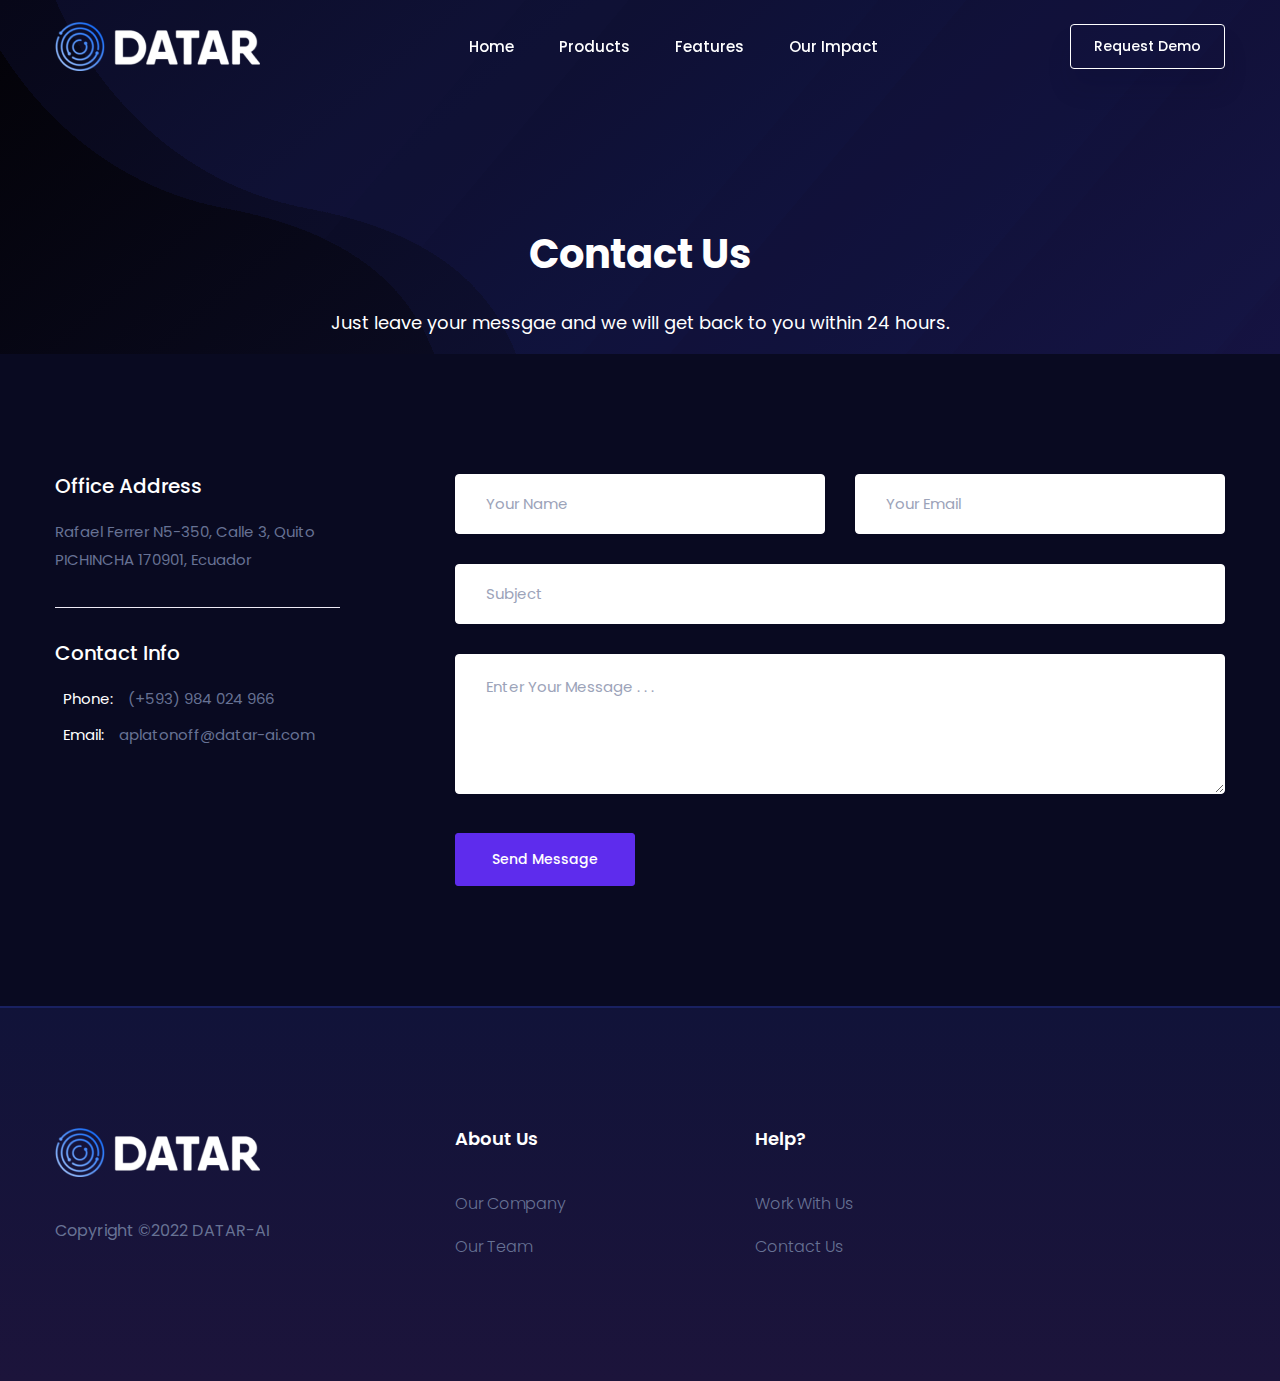
<file: contact.html>
<!doctype html>
<html lang="en">

<head>
    <!-- Required meta tags -->
    <meta charset="utf-8">
    <meta name="viewport" content="width=device-width, initial-scale=1, shrink-to-fit=no">
    <link rel="shortcut icon" href="img/favicon.png" type="image/x-icon">
    <title>Contact Us</title>
    <!-- Bootstrap CSS -->
    <link rel="stylesheet" href="css/bootstrap.min.css">
    <link rel="stylesheet" href="vendors/bootstrap-selector/css/bootstrap-select.min.css">
    <!--icon font css-->
    <link rel="stylesheet" href="vendors/themify-icon/themify-icons.css">
    <link rel="stylesheet" href="vendors/flaticon/flaticon.css">
    <link rel="stylesheet" href="vendors/animation/animate.css">
    <link rel="stylesheet" href="vendors/owl-carousel/assets/owl.carousel.min.css">
    <link rel="stylesheet" href="vendors/magnify-pop/magnific-popup.css">
    <link rel="stylesheet" href="vendors/nice-select/nice-select.css">
    <link rel="stylesheet" href="vendors/scroll/jquery.mCustomScrollbar.min.css">
    <link rel="stylesheet" href="vendors/elagent/style.css">
    <link rel="stylesheet" href="css/style.css">
    <link rel="stylesheet" href="css/responsive.css">
</head>

<body>
    <div id="preloader">
        <div id="ctn-preloader" class="ctn-preloader dark">
            <div class="animation-preloader">
                <div class="spinner"></div>
                <div class="txt-loading">
                    <span data-text-preloader="D" class="letters-loading">
                        D
                    </span>
                    <span data-text-preloader="A" class="letters-loading">
                        A
                    </span>
                    <span data-text-preloader="T" class="letters-loading">
                        T
                    </span>
                    <span data-text-preloader="A" class="letters-loading">
                        A
                    </span>
                    <span data-text-preloader="R" class="letters-loading">
                        R
                    </span>
                    <span data-text-preloader="-" class="letters-loading">
                        -
                    </span>
                    <span data-text-preloader="A" class="letters-loading">
                        A
                    </span>
                    <span data-text-preloader="I" class="letters-loading">
                        I
                    </span>
                </div>
                <p class="text-center">Loading</p>
            </div>
            <div class="loader dark_bg">
                <div class="row">
                    <div class="col-3 loader-section section-left">
                        <div class="bg"></div>
                    </div>
                    <div class="col-3 loader-section section-left">
                        <div class="bg"></div>
                    </div>
                    <div class="col-3 loader-section section-right">
                        <div class="bg"></div>
                    </div>
                    <div class="col-3 loader-section section-right">
                        <div class="bg"></div>
                    </div>
                </div>
            </div>
        </div>
    </div>
    <div class="body_wrapper">
        <header class="header_area">
            <nav class="navbar navbar-expand-lg menu_six">
                <div class="container custom_container p0">
                    <a class="navbar-brand sticky_logo" href="index.html"><img src="img/logo2.png" srcset="img/logo2x-2.png 2x"
                            alt="logo"><img src="img/logo.png" srcset="img/logo2x.png 2x" alt=""></a>
                    <button class="navbar-toggler collapsed" type="button" data-toggle="collapse"
                        data-target="#navbarSupportedContent" aria-controls="navbarSupportedContent"
                        aria-expanded="false" aria-label="Toggle navigation">
                        <span class="menu_toggle">
                            <span class="hamburger">
                                <span></span>
                                <span></span>
                                <span></span>
                            </span>
                            <span class="hamburger-cross">
                                <span></span>
                                <span></span>
                            </span>
                        </span>
                    </button>

                    <div class="collapse navbar-collapse" id="navbarSupportedContent">
                        <ul class="navbar-nav menu ml-auto mr-auto">
                            <li class="nav-item dropdown submenu mega_menu mega_menu_two">
                                <a class="nav-link dropdown-toggle" href="index.html" role="button"
                                    aria-haspopup="true" aria-expanded="false">
                                    Home
                                </a>
                            </li>
                            <li class="dropdown submenu nav-item"><a title="Products" class="dropdown-toggle nav-link"
                                    data-toggle="dropdown" role="button" aria-haspopup="true" aria-expanded="false"
                                    href="#">Products</a>
                                <ul role="menu" class=" dropdown-menu">
                                    <li class="nav-item"><a title="DATAR" class="nav-link" href="datar_prod.html">SUGGESTED ORDERS</a>
                                    </li>
                                    <li class="nav-item"><a title="MarketEye" class="nav-link" href="process.html">FORECASTS</a>
									</li>
                                    <li class="nav-item"><a title="MarketEye" class="nav-link" href="process.html">PROMOTION MAKERS</a>
									</li>
                                    <li class="nav-item"><a title="MarketEye" class="nav-link" href="process.html">SALES BUDGET SPRAYING</a>
									</li>
                                </ul>
                            </li>
                            <li class="nav-item">
                                <a class="nav-link" href="features.html" title="Features" role="button"
                                    aria-haspopup="true" aria-expanded="false">
                                    Features
                                </a>
                            </li>
                            <li class="nav-item">
                                <a class="nav-link" href="impacts.html" title="Impacts" role="button"
                                    aria-haspopup="true" aria-expanded="false">
                                    Our Impact
                                </a>
                            </li>
<!--                             <li class="nav-item">
                                <a class="nav-link" href="feedback.html" title="Feedback" role="button"
                                    aria-haspopup="true" aria-expanded="false">
                                    Customer's Feedback
                                </a>
                            </li> -->
                        </ul>
                        <a class="btn_get cus_dark" href="request_demo.html">Request Demo</a>
                    </div>
                </div>
            </nav>
        </header>

        <section class="saas_banner_area d-flex align-items-center">
            <img class="saas_shap" src="img/home6/shape-1.png" alt="">
            <img class="saas_shap" src="img/home6/shape2.png" alt="">
            <div class="container">
                <div class="row">
                    <div class="col-lg-12">
                        <div class="saas_banner_content text-center">
                            <h2 class="f_700 f_size_40 w_color mb-0 wow fadeInUp" data-wow-delay="0.3s">Contact Us</h2>
                            <p class="w_color f_400 f_size_18 l_height30 mt_30 wow fadeInUp" data-wow-delay="0.4s">Just leave your messgae and 
							we will get back to you within 24 hours.</p>
                    </div>
                </div>
            </div>
        </section>
        <section class="contact_info_area sec_pad dk_bg_one">
            <div class="container">
                <div class="row">
                    <div class="col-lg-3 pr-0">
                        <div class="contact_info_item">
                            <h6 class="f_p f_size_20 w_color f_500 mb_20">Office Address</h6>
                            <p class="f_400 f_size_15">Rafael Ferrer N5-350, Calle 3, Quito PICHINCHA 170901, Ecuador</p>
                        </div>
                        <div class="contact_info_item">
                            <h6 class="f_p f_size_20 w_color f_500 mb_20">Contact Info</h6>
                            <p class="f_400 f_size_15"><span class="f_400 w_color">Phone:</span> <a
                                    href="tel:00593984024966">(+593) 984 024 966</a></p>
                            <p class="f_400 f_size_15"><span class="f_400 w_color">Email:</span> <a
                                    href="mailto:aplatonoff@datar-ai.com">aplatonoff@datar-ai.com</a></p>
                        </div>
                    </div>
                    <div class="col-lg-8 offset-lg-1">
                        <div class="contact_form">
                            <form action="contact_process.php" class="contact_form_box" method="post" id="contactForm"
                                novalidate="novalidate">
                                <div class="row">
                                    <div class="col-lg-6">
                                        <div class="form-group text_box">
                                            <input type="text" id="name" name="name" placeholder="Your Name">
                                        </div>
                                    </div>
                                    <div class="col-lg-6">
                                        <div class="form-group text_box">
                                            <input type="text" name="email" id="email" placeholder="Your Email">
                                        </div>
                                    </div>
                                    <div class="col-lg-12">
                                        <div class="form-group text_box">
                                            <input type="text" id="subject" name="subject" placeholder="Subject">
                                        </div>
                                    </div>
                                    <div class="col-lg-12">
                                        <div class="form-group text_box">
                                            <textarea name="message" id="message" cols="30" rows="10"
                                                placeholder="Enter Your Message . . ."></textarea>
                                        </div>
                                    </div>
                                </div>
                                <button type="submit" class="btn_three">Send Message</button>
                            </form>
                            <div id="success">Your message succesfully sent!</div>
                            <div id="error">Opps! There is something wrong. Please try again</div>
                        </div>
                    </div>
                </div>
            </div>
        </section>
        <footer class="footer_area_six sec_pad">
            <div class="footer_top_six">
                <div class="container">
                    <div class="row">
                        <div class="col-lg-4 col-sm-6">
                            <div class="f_widget company_widget">
                                <a class="f-logo"><img src="img/logo2.png"
                                        srcset="img/logo-3-2x.png 2x" alt="logo"></a>
                                <p class="mt_40">Copyright ©2022 DATAR-AI</p>
                            </div>
                        </div>
                        <div class="col-lg-3 col-sm-6">
                            <div class="f_widget about-widget">
                                <h3 class="f-title f_600 w_color f_size_18 mb_40">About Us</h3>
                                <ul class="list-unstyled f_list">
                                    <li><a href="aboutus.html">Our Company</a></li>
                                    <li><a href="ourteam.html">Our Team</a></li>
                                </ul>
                            </div>
                        </div>
                        <div class="col-lg-3 col-sm-6">
                            <div class="f_widget about-widget">
                                <h3 class="f-title f_600 w_color f_size_18 mb_40">Help?</h3>
                                <ul class="list-unstyled f_list">
                                    <li><a href="work_with_us.html">Work With Us</a></li>
                                    <li><a href="#">Contact Us</a></li>
                                </ul>
                            </div>
                        </div>
<!--                         <div class="col-lg-2 col-sm-6">
                            <div class="f_widget social-widget">
                                <h3 class="f-title f_600 w_color f_size_18 mb_40">Follow Us</h3>
                                <div class="f_social_icon">
                                    <a href="#" class="ti-facebook"></a>
                                    <a href="#" class="ti-twitter-alt"></a>
                                    <a href="#" class="ti-vimeo-alt"></a>
                                    <a href="#" class="ti-pinterest"></a>
                                </div>
                            </div>
                        </div> -->
                    </div>
                </div>
            </div>
        </footer>
    </div>
    <!-- Optional JavaScript -->
    <!-- jQuery first, then Popper.js, then Bootstrap JS -->
    <script src="js/jquery-3.6.0.min.js"></script>
    <script src="js/propper.js"></script>
    <script src="js/bootstrap.min.js"></script>
    <script src="vendors/bootstrap-selector/js/bootstrap-select.min.js"></script>
    <script src="vendors/wow/wow.min.js"></script>
    <script src="vendors/sckroller/jquery.parallax-scroll.js"></script>
    <script src="vendors/owl-carousel/owl.carousel.min.js"></script>
    <script src="vendors/nice-select/jquery.nice-select.min.js"></script>
    <script src="vendors/imagesloaded/imagesloaded.pkgd.min.js"></script>
    <script src="vendors/isotope/isotope-min.js"></script>
    <script src="vendors/magnify-pop/jquery.magnific-popup.min.js"></script>
    <script src="vendors/scroll/jquery.mCustomScrollbar.concat.min.js"></script>
    <script src="js/main.js"></script>
</body>

</html>
</file>
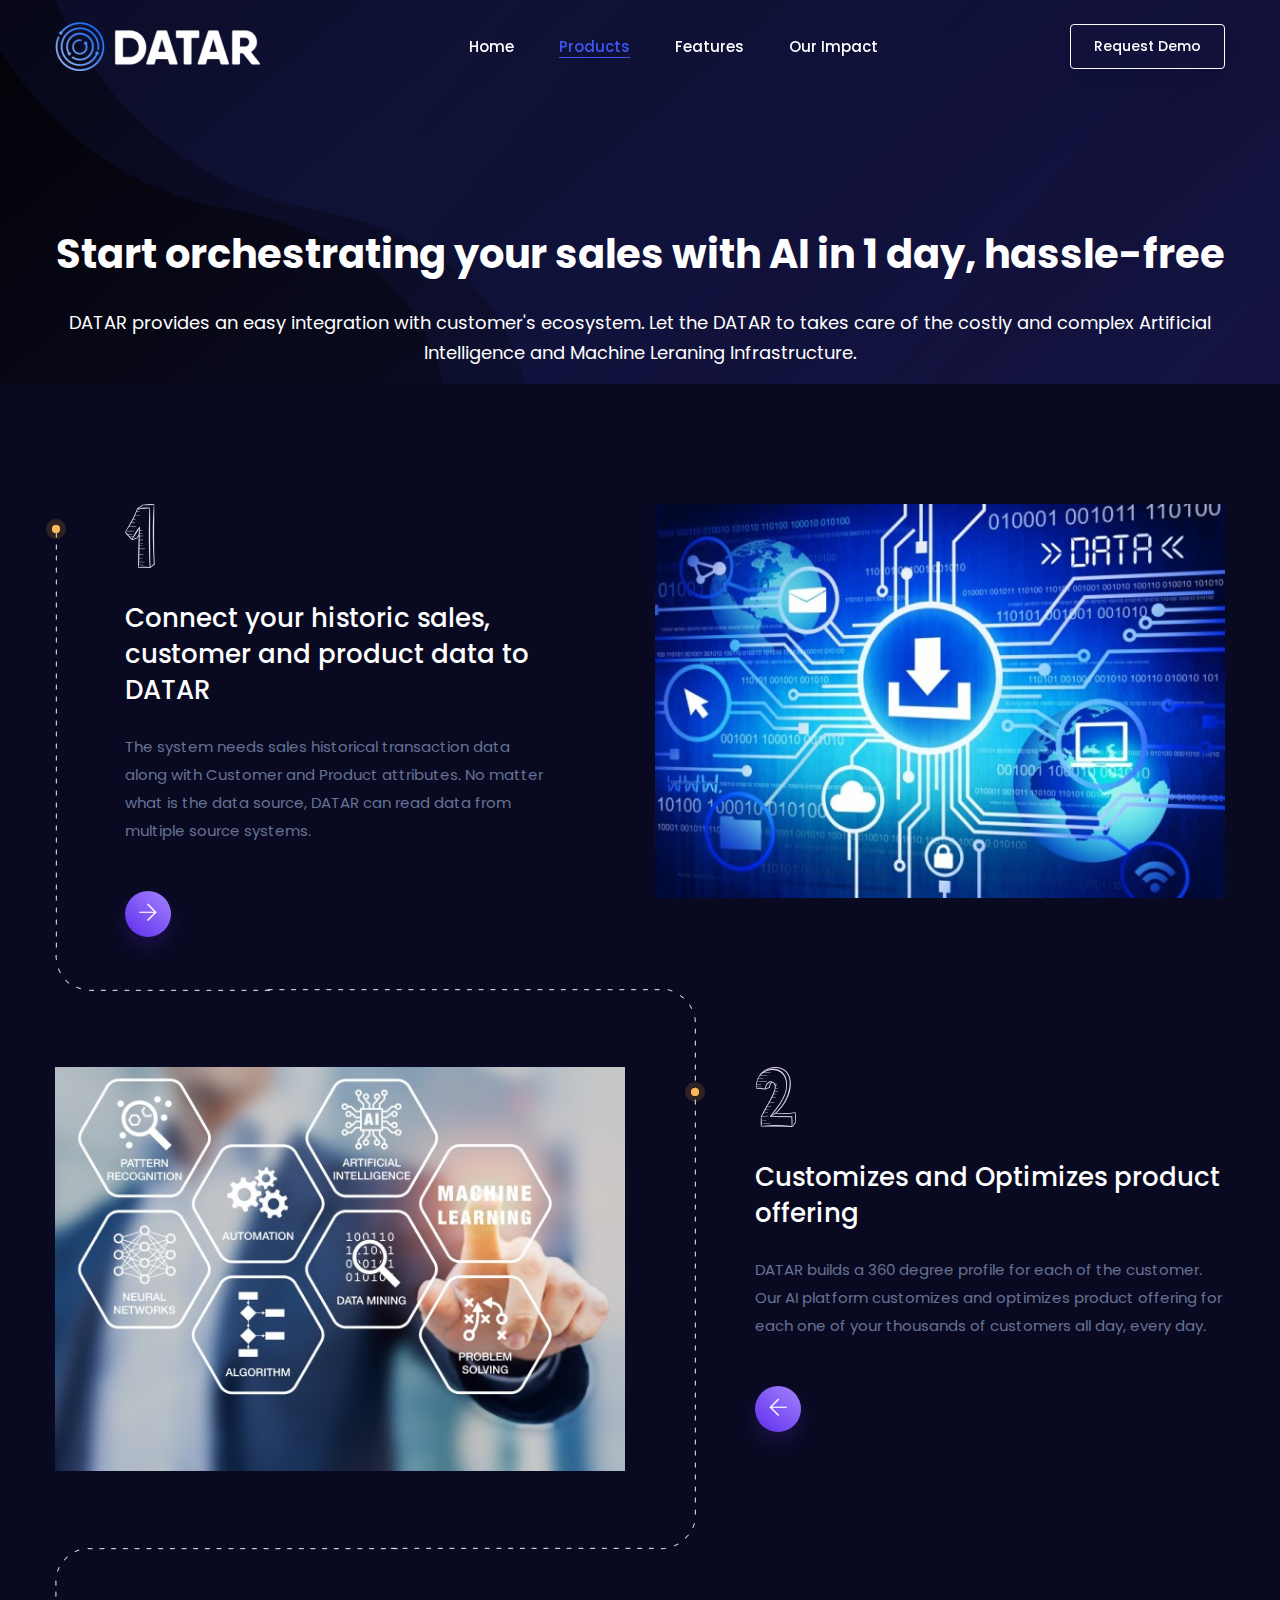
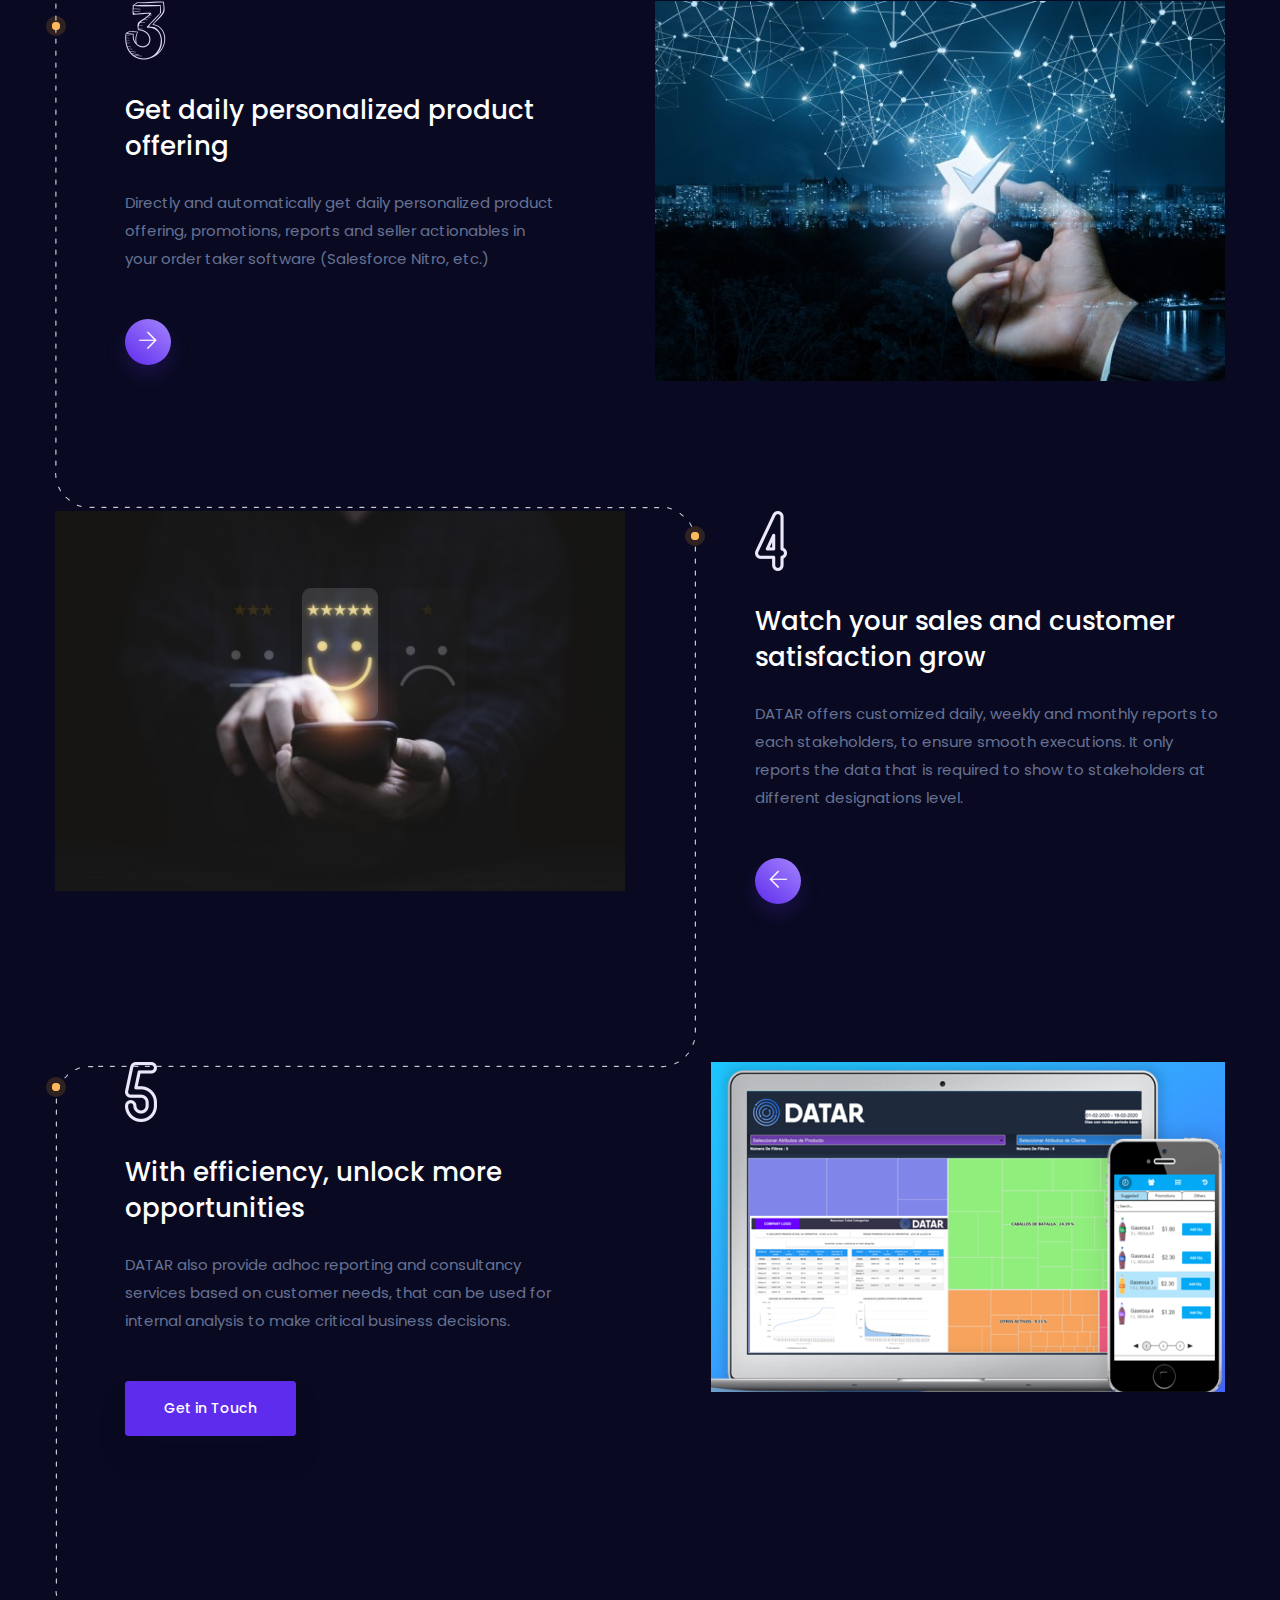
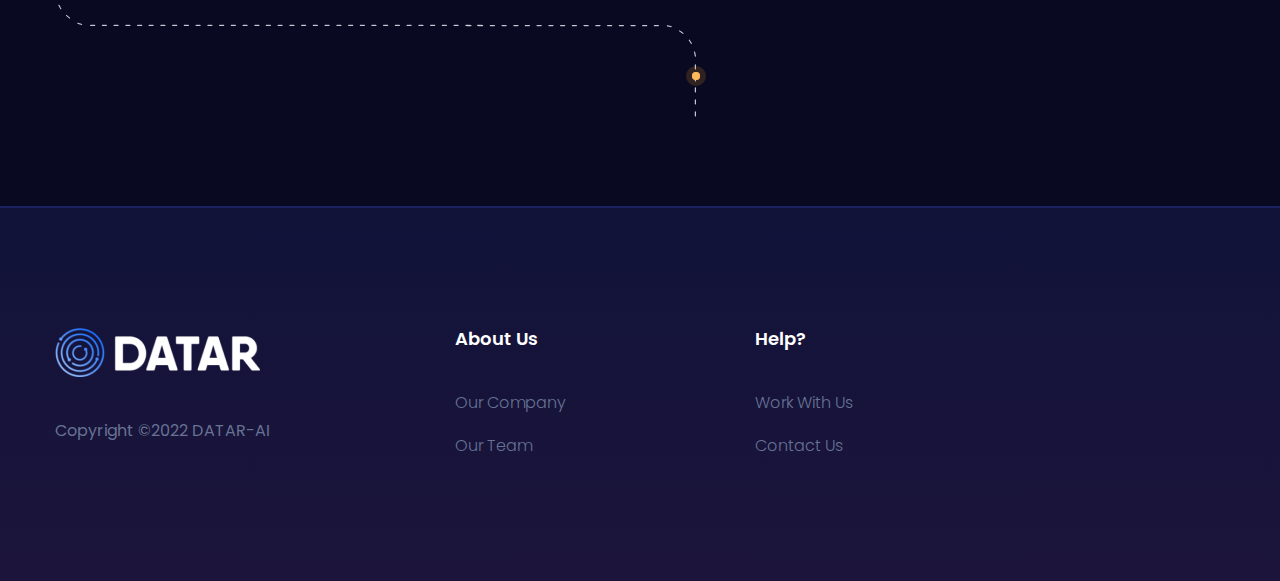
<file: datar_prod.html>
<!doctype html>
<html lang="en">

<head>
    <!-- Required meta tags -->
    <meta charset="utf-8">
    <meta name="viewport" content="width=device-width, initial-scale=1, shrink-to-fit=no">
    <link rel="shortcut icon" href="img/favicon.png" type="image/x-icon">
    <title>DATAR-AI Products</title>
    <!-- Bootstrap CSS -->
    <link rel="stylesheet" href="css/bootstrap.min.css">
    <link rel="stylesheet" href="vendors/bootstrap-selector/css/bootstrap-select.min.css">
    <!--icon font css-->
    <link rel="stylesheet" href="vendors/themify-icon/themify-icons.css">
    <link rel="stylesheet" href="vendors/flaticon/flaticon.css">
    <link rel="stylesheet" href="vendors/animation/animate.css">
    <link rel="stylesheet" href="vendors/owl-carousel/assets/owl.carousel.min.css">
    <link rel="stylesheet" href="vendors/magnify-pop/magnific-popup.css">
    <link rel="stylesheet" href="vendors/nice-select/nice-select.css">
    <link rel="stylesheet" href="vendors/scroll/jquery.mCustomScrollbar.min.css">
    <link rel="stylesheet" href="vendors/elagent/style.css">
    <link rel="stylesheet" href="css/style.css">
    <link rel="stylesheet" href="css/responsive.css">
</head>

<body>
    <div id="preloader">
        <div id="ctn-preloader" class="ctn-preloader dark">
            <div class="animation-preloader">
                <div class="spinner"></div>
                <div class="txt-loading">
                    <span data-text-preloader="D" class="letters-loading">
                        D
                    </span>
                    <span data-text-preloader="A" class="letters-loading">
                        A
                    </span>
                    <span data-text-preloader="T" class="letters-loading">
                        T
                    </span>
                    <span data-text-preloader="A" class="letters-loading">
                        A
                    </span>
                    <span data-text-preloader="R" class="letters-loading">
                        R
                    </span>
                    <span data-text-preloader="-" class="letters-loading">
                        -
                    </span>
                    <span data-text-preloader="A" class="letters-loading">
                        A
                    </span>
                    <span data-text-preloader="I" class="letters-loading">
                        I
                    </span>
                </div>
                <p class="text-center">Loading</p>
            </div>
            <div class="loader dark_bg">
                <div class="row">
                    <div class="col-3 loader-section section-left">
                        <div class="bg"></div>
                    </div>
                    <div class="col-3 loader-section section-left">
                        <div class="bg"></div>
                    </div>
                    <div class="col-3 loader-section section-right">
                        <div class="bg"></div>
                    </div>
                    <div class="col-3 loader-section section-right">
                        <div class="bg"></div>
                    </div>
                </div>
            </div>
        </div>
    </div>
    <div class="body_wrapper">
        <header class="header_area">
            <nav class="navbar navbar-expand-lg menu_six">
                <div class="container custom_container p0">
                    <a class="navbar-brand sticky_logo" href="index.html"><img src="img/logo2.png" srcset="img/logo2x-2.png 2x"
                            alt="logo"><img src="img/logo.png" srcset="img/logo2x.png 2x" alt=""></a>
                    <button class="navbar-toggler collapsed" type="button" data-toggle="collapse"
                        data-target="#navbarSupportedContent" aria-controls="navbarSupportedContent"
                        aria-expanded="false" aria-label="Toggle navigation">
                        <span class="menu_toggle">
                            <span class="hamburger">
                                <span></span>
                                <span></span>
                                <span></span>
                            </span>
                            <span class="hamburger-cross">
                                <span></span>
                                <span></span>
                            </span>
                        </span>
                    </button>

                    <div class="collapse navbar-collapse" id="navbarSupportedContent">
                        <ul class="navbar-nav menu ml-auto mr-auto">
                            <li class="nav-item dropdown submenu mega_menu mega_menu_two">
                                <a class="nav-link dropdown-toggle" href="index.html" role="button"
                                    aria-haspopup="true" aria-expanded="false">
                                    Home
                                </a>
                            </li>
                            <li class="dropdown submenu nav-item active"><a title="Products" class="dropdown-toggle nav-link"
                                    data-toggle="dropdown" role="button" aria-haspopup="true" aria-expanded="false"
                                    href="#">Products</a>
                                <ul role="menu" class=" dropdown-menu">
                                    <li class="nav-item active"><a title="DATAR" class="nav-link active" href="#">SUGGESTED ORDERS</a>
                                    </li>
                                    <li class="nav-item"><a title="MarketEye" class="nav-link" href="process.html">FORECASTS</a>
									</li>
                                    <li class="nav-item"><a title="MarketEye" class="nav-link" href="process.html">PROMOTION MAKERS</a>
									</li>
                                    <li class="nav-item"><a title="MarketEye" class="nav-link" href="process.html">SALES BUDGET SPRAYING</a>
									</li>
                                </ul>
                            </li>
                            <li class="nav-item">
                                <a class="nav-link" href="features.html" title="Features" role="button"
                                    aria-haspopup="true" aria-expanded="false">
                                    Features
                                </a>
                            </li>
                            <li class="nav-item">
                                <a class="nav-link" href="impacts.html" title="Impacts" role="button"
                                    aria-haspopup="true" aria-expanded="false">
                                    Our Impact
                                </a>
                            </li>
<!--                             <li class="nav-item">
                                <a class="nav-link" href="feedback.html" title="Feedback" role="button"
                                    aria-haspopup="true" aria-expanded="false">
                                    Customer's Feedback
                                </a>
                            </li> -->
                        </ul>
                        <a class="btn_get cus_dark" href="request_demo.html">Request Demo</a>
                    </div>
                </div>
            </nav>
        </header>

        <section class="saas_banner_area d-flex align-items-center">
            <img class="saas_shap" src="img/home6/shape-1.png" alt="">
            <img class="saas_shap" src="img/home6/shape2.png" alt="">
            <div class="container">
                <div class="row">
                    <div class="col-lg-14">
                        <div class="saas_banner_content text-center">
                            <h2 class="f_700 f_size_40 w_color mb-0 wow fadeInUp" data-wow-delay="0.3s">Start orchestrating your sales with AI in 1 day, hassle-free</h2>
                            <p class="w_color f_400 f_size_18 l_height30 mt_30 wow fadeInUp" data-wow-delay="0.4s">DATAR provides an easy integration with customer's ecosystem.
							Let the DATAR to takes care of the costly and complex Artificial Intelligence and Machine Leraning Infrastructure.</p>
                    </div>
                </div>
            </div>
        </section>
        <section class="process_area dk_bg_one sec_pad">
            <div class="container">
                <div class="features_info">
                    <img class="dot_img" src="img/process/divider.png" alt="">
                    <div class="row agency_featured_item mt-0 flex-row-reverse">
                        <div class="col-md-6">
                            <div class="agency_featured_img text-right">
                                <img src="img/features_step1.jpg" alt="">
                            </div>
                        </div>
                        <div class="col-md-6">
                            <div class="agency_featured_content pr_70 pl_70">
                                <div class="dot"><span class="dot1"></span><span class="dot2"></span></div>
                                <img class="number" src="img/home4/icon01.png" alt="">
                                <h3>Connect your historic sales, customer and product data to DATAR</h3>
                                <p>The system needs sales historical transaction data along with Customer and Product attributes. No matter what is the data source, 
								DATAR can read data from multiple source systems.
								</p>
								<a class="icon mt_30"><i class="ti-arrow-right"></i></a>
                            </div>
                        </div>
                    </div>
                    <div class="row agency_featured_item agency_featured_item_two">
                        <div class="col-md-6">
                            <div class="agency_featured_img text-right">
                                <img src="img/features_step2.jpg" alt="">
                            </div>
                        </div>
                        <div class="col-md-6">
                            <div class="agency_featured_content pl_100">
                                <div class="dot"><span class="dot1"></span><span class="dot2"></span></div>
                                <img class="number" src="img/home4/icon02.png" alt="">
                                <h3>Customizes and Optimizes product offering</h3>
                                <p>DATAR builds a 360 degree profile for each of the customer.
								Our AI platform customizes and optimizes product offering for each one of your thousands of customers all day, every day.
								</p>
								<a class="icon mt_30"><i class="ti-arrow-left"></i></a>
                            </div>
                        </div>
                    </div>
                    <div class="row agency_featured_item flex-row-reverse">
                        <div class="col-md-6">
                            <div class="agency_featured_img text-right">
                                <img src="img/features_step3.jpg" alt="">
                            </div>
                        </div>
                        <div class="col-md-6">
                            <div class="agency_featured_content pr_70 pl_70">
                                <div class="dot"><span class="dot1"></span><span class="dot2"></span></div>
                                <img class="number" src="img/home4/icon3.png" alt="">
                                <h3>Get daily personalized product offering</h3>
                                <p>Directly and automatically get daily personalized product offering, promotions, reports 
								and seller actionables in your order taker software (Salesforce Nitro, etc.)
								</p>
								<a class="icon mt_30"><i class="ti-arrow-right"></i></a>
                            </div>
                        </div>
                    </div>
                    <div class="row agency_featured_item agency_featured_item_two">
                        <div class="col-md-6">
                            <div class="agency_featured_img text-right">
                                <img src="img/features_step4.jpg" alt="">
                            </div>
                        </div>
                        <div class="col-md-6">
                            <div class="agency_featured_content pl_100">
                                <div class="dot"><span class="dot1"></span><span class="dot2"></span></div>
                                <img class="number" src="img/process/icon_04.png" alt="">
                                <h3>Watch your sales and customer satisfaction grow</h3>
                                <p>DATAR offers customized daily, weekly and monthly reports to each stakeholders, 
								to ensure smooth executions. It only reports the data that is required to show to stakeholders at different designations level.
								</p>
								<a class="icon mt_30"><i class="ti-arrow-left"></i></a>
                            </div>
                        </div>
                    </div>
					<div><br></div>
                    <div class="row agency_featured_item flex-row-reverse">
                        <div class="col-md-6">
                            <div class="agency_featured_img text-right">
                                <img src="img/process/process_5.png" alt="">
                            </div>
                        </div>
                        <div class="col-md-6">
                            <div class="agency_featured_content pr_70 pl_70">
                                <div class="dot"><span class="dot1"></span><span class="dot2"></span></div>
                                <img class="number" src="img/process/icon_05.png" alt="">
                                <h3>With efficiency, unlock more opportunities</h3>
                                <p>DATAR also provide adhoc reporting and consultancy services based on customer needs, 
								that can be used for internal analysis to make critical business decisions.
								</p>
                                <a href="contact.html" class="btn_hover agency_banner_btn mt_30">Get in Touch</a>
                            </div>
                        </div>
                    </div>
					<div><br><br></div>
                    <div class="dot middle_dot"><span class="dot1"></span><span class="dot2"></span></div>
                </div>
            </div>
        </section>
        <footer class="footer_area_six sec_pad">
            <div class="footer_top_six">
                <div class="container">
                    <div class="row">
                        <div class="col-lg-4 col-sm-6">
                            <div class="f_widget company_widget">
                                <a class="f-logo"><img src="img/logo2.png"
                                        srcset="img/logo-3-2x.png 2x" alt="logo"></a>
                                <p class="mt_40">Copyright ©2022 DATAR-AI</p>
                            </div>
                        </div>
                        <div class="col-lg-3 col-sm-6">
                            <div class="f_widget about-widget">
                                <h3 class="f-title f_600 w_color f_size_18 mb_40">About Us</h3>
                                <ul class="list-unstyled f_list">
                                    <li><a href="aboutus.html">Our Company</a></li>
                                    <li><a href="ourteam.html">Our Team</a></li>
                                </ul>
                            </div>
                        </div>
                        <div class="col-lg-3 col-sm-6">
                            <div class="f_widget about-widget">
                                <h3 class="f-title f_600 w_color f_size_18 mb_40">Help?</h3>
                                <ul class="list-unstyled f_list">
                                    <li><a href="work_with_us.html">Work With Us</a></li>
                                    <li><a href="contact.html">Contact Us</a></li>
                                </ul>
                            </div>
                        </div>
<!--                         <div class="col-lg-2 col-sm-6">
                            <div class="f_widget social-widget">
                                <h3 class="f-title f_600 w_color f_size_18 mb_40">Follow Us</h3>
                                <div class="f_social_icon">
                                    <a href="#" class="ti-facebook"></a>
                                    <a href="#" class="ti-twitter-alt"></a>
                                    <a href="#" class="ti-vimeo-alt"></a>
                                    <a href="#" class="ti-pinterest"></a>
                                </div>
                            </div>
                        </div> -->
                    </div>
                </div>
            </div>
        </footer>
    </div>
    <!-- Optional JavaScript -->
    <!-- jQuery first, then Popper.js, then Bootstrap JS -->
    <script src="js/jquery-3.6.0.min.js"></script>
    <script src="js/propper.js"></script>
    <script src="js/bootstrap.min.js"></script>
    <script src="vendors/bootstrap-selector/js/bootstrap-select.min.js"></script>
    <script src="vendors/wow/wow.min.js"></script>
    <script src="vendors/sckroller/jquery.parallax-scroll.js"></script>
    <script src="vendors/owl-carousel/owl.carousel.min.js"></script>
    <script src="vendors/nice-select/jquery.nice-select.min.js"></script>
    <script src="vendors/imagesloaded/imagesloaded.pkgd.min.js"></script>
    <script src="vendors/isotope/isotope-min.js"></script>
    <script src="vendors/magnify-pop/jquery.magnific-popup.min.js"></script>
    <script src="vendors/scroll/jquery.mCustomScrollbar.concat.min.js"></script>
    <script src="js/main.js"></script>
</body>

</html>
</file>
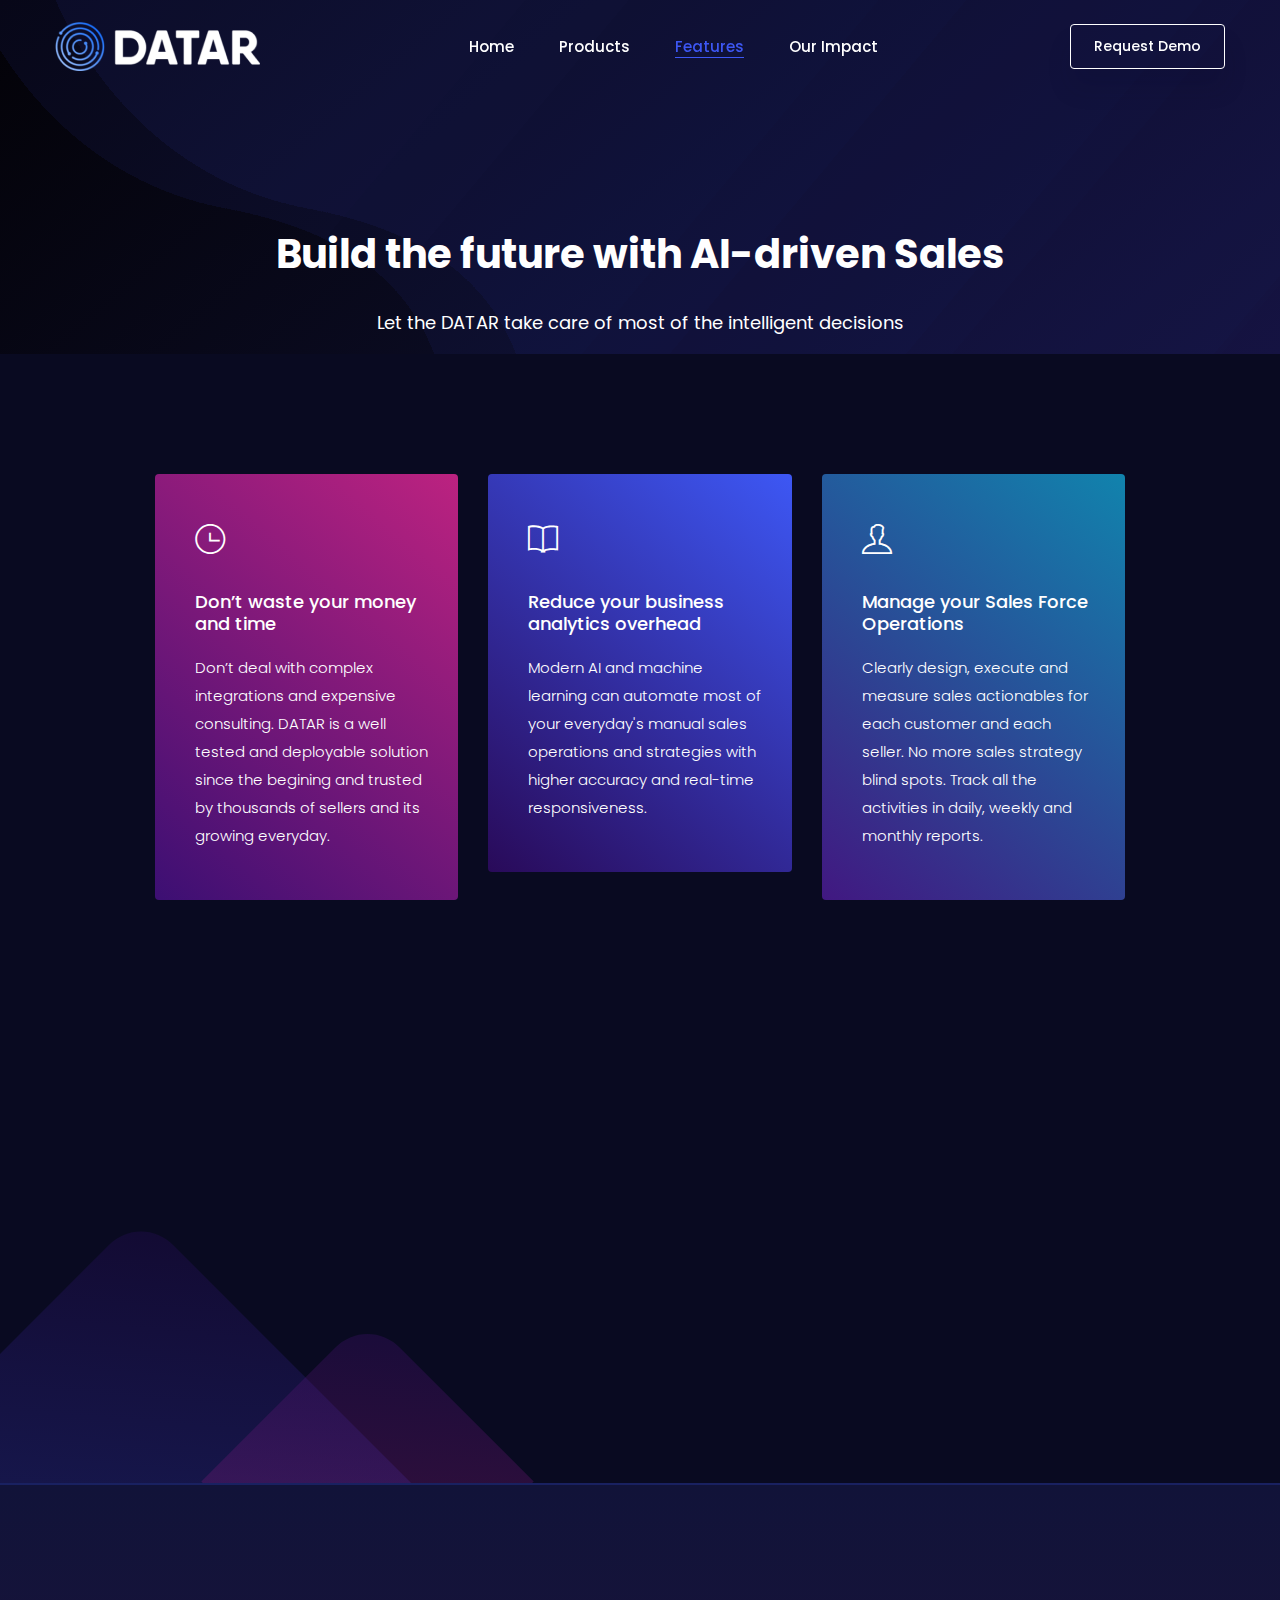
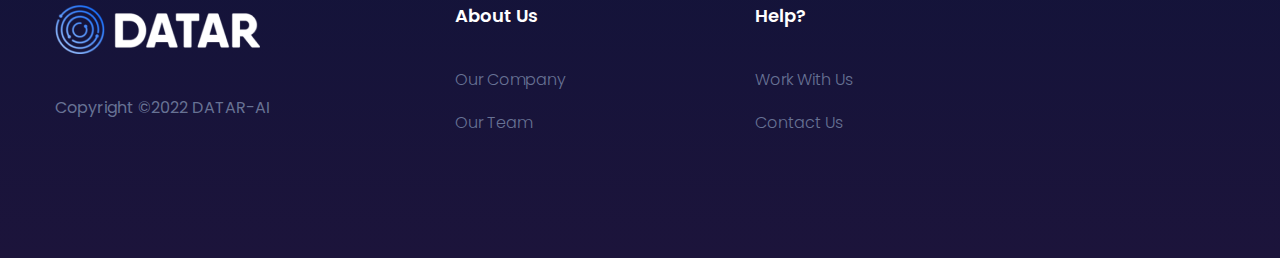
<file: features.html>
<!doctype html>
<html lang="en">

<head>
    <!-- Required meta tags -->
    <meta charset="utf-8">
    <meta name="viewport" content="width=device-width, initial-scale=1, shrink-to-fit=no">
    <link rel="shortcut icon" href="img/favicon.png" type="image/x-icon">
    <title>DATAR-AI Features</title>
    <!-- Bootstrap CSS -->
    <link rel="stylesheet" href="css/bootstrap.min.css">
    <link rel="stylesheet" href="vendors/bootstrap-selector/css/bootstrap-select.min.css">
    <!--icon font css-->
    <link rel="stylesheet" href="vendors/themify-icon/themify-icons.css">
    <link rel="stylesheet" href="vendors/flaticon/flaticon.css">
    <link rel="stylesheet" href="vendors/animation/animate.css">
    <link rel="stylesheet" href="vendors/owl-carousel/assets/owl.carousel.min.css">
    <link rel="stylesheet" href="vendors/magnify-pop/magnific-popup.css">
    <link rel="stylesheet" href="vendors/nice-select/nice-select.css">
    <link rel="stylesheet" href="vendors/scroll/jquery.mCustomScrollbar.min.css">
    <link rel="stylesheet" href="vendors/elagent/style.css">
    <link rel="stylesheet" href="css/style.css">
    <link rel="stylesheet" href="css/responsive.css">
</head>

<body>
    <div id="preloader">
        <div id="ctn-preloader" class="ctn-preloader dark">
            <div class="animation-preloader">
                <div class="spinner"></div>
                <div class="txt-loading">
                    <span data-text-preloader="D" class="letters-loading">
                        D
                    </span>
                    <span data-text-preloader="A" class="letters-loading">
                        A
                    </span>
                    <span data-text-preloader="T" class="letters-loading">
                        T
                    </span>
                    <span data-text-preloader="A" class="letters-loading">
                        A
                    </span>
                    <span data-text-preloader="R" class="letters-loading">
                        R
                    </span>
                    <span data-text-preloader="-" class="letters-loading">
                        -
                    </span>
                    <span data-text-preloader="A" class="letters-loading">
                        A
                    </span>
                    <span data-text-preloader="I" class="letters-loading">
                        I
                    </span>
                </div>
                <p class="text-center">Loading</p>
            </div>
            <div class="loader dark_bg">
                <div class="row">
                    <div class="col-3 loader-section section-left">
                        <div class="bg"></div>
                    </div>
                    <div class="col-3 loader-section section-left">
                        <div class="bg"></div>
                    </div>
                    <div class="col-3 loader-section section-right">
                        <div class="bg"></div>
                    </div>
                    <div class="col-3 loader-section section-right">
                        <div class="bg"></div>
                    </div>
                </div>
            </div>
        </div>
    </div>
    <div class="body_wrapper">
        <header class="header_area">
            <nav class="navbar navbar-expand-lg menu_six">
                <div class="container custom_container p0">
                    <a class="navbar-brand sticky_logo" href="index.html"><img src="img/logo2.png" srcset="img/logo2x-2.png 2x"
                            alt="logo"><img src="img/logo.png" srcset="img/logo2x.png 2x" alt=""></a>
                    <button class="navbar-toggler collapsed" type="button" data-toggle="collapse"
                        data-target="#navbarSupportedContent" aria-controls="navbarSupportedContent"
                        aria-expanded="false" aria-label="Toggle navigation">
                        <span class="menu_toggle">
                            <span class="hamburger">
                                <span></span>
                                <span></span>
                                <span></span>
                            </span>
                            <span class="hamburger-cross">
                                <span></span>
                                <span></span>
                            </span>
                        </span>
                    </button>

                    <div class="collapse navbar-collapse" id="navbarSupportedContent">
                        <ul class="navbar-nav menu ml-auto mr-auto">
                            <li class="nav-item dropdown submenu mega_menu mega_menu_two">
                                <a class="nav-link dropdown-toggle" href="index.html" role="button"
                                    aria-haspopup="true" aria-expanded="false">
                                    Home
                                </a>
                            </li>
                            <li class="dropdown submenu nav-item"><a title="Products" class="dropdown-toggle nav-link"
                                    data-toggle="dropdown" role="button" aria-haspopup="true" aria-expanded="false"
                                    href="#">Products</a>
                                <ul role="menu" class=" dropdown-menu">
                                    <li class="nav-item"><a title="DATAR" class="nav-link" href="datar_prod.html">SUGGESTED ORDERS</a>
                                    </li>
                                    <li class="nav-item"><a title="MarketEye" class="nav-link" href="process.html">FORECASTS</a>
									</li>
                                    <li class="nav-item"><a title="MarketEye" class="nav-link" href="process.html">PROMOTION MAKERS</a>
									</li>
                                    <li class="nav-item"><a title="MarketEye" class="nav-link" href="process.html">SALES BUDGET SPRAYING</a>
									</li>
                                </ul>
                            </li>
                            <li class="nav-item active">
                                <a class="nav-link" href="#" title="Features" role="button"
                                    aria-haspopup="true" aria-expanded="false">
                                    Features
                                </a>
                            </li>
                            <li class="nav-item">
                                <a class="nav-link" href="impacts.html" title="Impacts" role="button"
                                    aria-haspopup="true" aria-expanded="false">
                                    Our Impact
                                </a>
                            </li>
<!--                             <li class="nav-item">
                                <a class="nav-link" href="feedback.html" title="Feedback" role="button"
                                    aria-haspopup="true" aria-expanded="false">
                                    Customer's Feedback
                                </a>
                            </li> -->
                        </ul>
                        <a class="btn_get cus_dark" href="request_demo.html">Request Demo</a>
                    </div>
                </div>
            </nav>
        </header>

        <section class="saas_banner_area d-flex align-items-center">
            <img class="saas_shap" src="img/home6/shape-1.png" alt="">
            <img class="saas_shap" src="img/home6/shape2.png" alt="">
            <div class="container">
                <div class="row">
                    <div class="col-lg-12">
                        <div class="saas_banner_content text-center">
                            <h2 class="f_700 f_size_40 w_color mb-0 wow fadeInUp" data-wow-delay="0.3s">Build the future with AI-driven Sales</h2>
                            <p class="w_color f_400 f_size_18 l_height30 mt_30 wow fadeInUp" data-wow-delay="0.4s">Let the DATAR take care of most of the intelligent decisions</p>
                    </div>
                </div>
            </div>
        </section>
        <section class="saas_featured_area sec_pad dk_bg_one">
            <div class="square_box box_one"></div>
            <div class="square_box box_two"></div>
            <div class="container">
                <div class="row justify-content-center">
                    <div class="col-lg-10 saas_featured_info">
                        <div class="row mb_30">
                            <div class="col-lg-14 col-md-4">
                                <div class="saas_featured_item s_featured_one wow fadeInUp" data-wow-delay="0.3s">
                                    <i class="ti-time f_size_30"></i>
                                    <h6 class="mt_30 mb_20">Don’t waste your money and time</h6>
                                    <p class="mb-0">Don’t deal with complex integrations and expensive consulting. 
									DATAR is a well tested and deployable solution since the begining and trusted by thousands of sellers and its growing everyday.
									</p>
                                </div>
                            </div>
                            <div class="col-lg-14 col-md-4">
                                <div class="saas_featured_item s_featured_two wow fadeInUp" data-wow-delay="0.3s">
                                    <i class="ti-book f_size_30"></i>
                                    <h6 class="mt_30 mb_20">Reduce your business analytics overhead</h6>
                                    <p class="mb-0">Modern AI and machine learning can automate most of your everyday's manual sales operations 
									and strategies with higher accuracy and real-time responsiveness.</p>
                                </div>
                            </div>
                            <div class="col-lg-14 col-md-4">
                                <div class="saas_featured_item s_featured_three wow fadeInUp" data-wow-delay="0.3s">
                                    <i class="ti-user f_size_30"></i>
                                    <h6 class="mt_30 mb_20">Manage your Sales Force Operations</h6>
                                    <p class="mb-0">Clearly design, execute and measure sales actionables for each customer and each seller. 
									No more sales strategy blind spots. Track all the activities in daily, weekly and monthly reports.</p>
                                </div>
                            </div>
                            <div class="col-lg-14 col-md-4">
                                <div class="saas_featured_item s_featured_four wow fadeInUp" data-wow-delay="0.5s">
                                    <i class="ti-map f_size_30"></i>
                                    <h6 class="mt_30 mb_20">We understand LATAM</h6>
                                    <p class="mb-0">Our models are tested and designed for the changing needs of modern sales forces in Latin America.
									Each day our systems learn from sales operations and eveloves to makes better decisions for future.</p>
                                </div>
                            </div>
                            <div class="col-lg-14 col-md-4">
                                <div class="saas_featured_item s_featured_five wow fadeInUp" data-wow-delay="0.5s">
                                    <i class="ti-desktop f_size_30"></i>
                                    <h6 class="mt_30 mb_20">We are Channel and Technology agnostic</h6>
                                    <p class="mb-0">Do you have customized sales operations across many channels? 
									Don’t worry, DATAR have solutions which are optimized for all of your needs whether it is digital or tradditional.</p>
                                </div>
                            </div>
                            <div class="col-lg-14 col-md-4">
                                <div class="saas_featured_item s_featured_six wow fadeInUp" data-wow-delay="0.5s">
                                    <i class="ti-vector f_size_30"></i>
                                    <h6 class="mt_30 mb_20">Quickly adapt to complex market dynamics</h6>
                                    <p class="mb-0">Markets change fast and it is hard to respond on time. DATAR's algorithm 
									automatically adapt your product offerings and sales strategies to the market dynamics.</p>
                                </div>
                            </div>
                        </div>
                    </div>
                </div>
            </div>
        </section>
<!--  
        <section class="saas_signup_area sec_pad dk_bg_two">
            <div class="container">
                <div class="sec_title text-center mb_70 wow fadeInUp" data-wow-delay="0.3s">
                    <h2 class="f_p f_size_30 l_height50 f_600 w_color">Trusted by 800+ worldwide companies</h2>
                    <p class="d_p_color f_400 f_size_15">The BBC naff what a plonker lurgy on your bike mate bubble and
                        squeak David,<br> boot only a quid Richard arse happy days barmy.</p>
                </div>
                <form action="#" class="saas_signup_form row">
                    <div class="col-md-4 col-sm-6">
                        <div class="input-group wow fadeInLeft" data-wow-delay="0.3s">
                            <input type="text" class="form-control" placeholder="Name">
                            <label></label>
                        </div>
                    </div>
                    <div class="col-md-4 col-sm-6">
                        <div class="input-group wow fadeInLeft" data-wow-delay="0.5s">
                            <input type="text" class="form-control" placeholder="Email">
                            <label></label>
                        </div>
                    </div>
                    <div class="col-md-4 col-sm-6">
                        <div class="input-group wow fadeInLeft" data-wow-delay="0.6s">
                            <input type="number" class="form-control" placeholder="Password">
                            <label></label>
                        </div>
                    </div>
                    <div class="col-lg-12 text-center wow fadeInUp" data-wow-delay="0.8s">
                        <button type="submit" class="signup_btn btn_hover saas_banner_btn mt_60">Get started for
                            free</button>
                    </div>
                </form>
            </div>
        </section>

        <section class="saas_featured_area sec_pad dk_bg_one">
            <div class="square_box box_three"></div>
            <div class="square_box box_four"></div>
            <div class="container">
                <div class="row saas_featured_info">
                    <div class="col-lg-6">
                        <div class="f_img_one img_border wow fadeInLeft" data-wow-delay="0.3s">
                            <img class="img-fluid" src="img/home6/featured_img_one.jpg" alt="">
                        </div>
                    </div>
                    <div class="col-lg-6 d-flex align-items-center pl_100">
                        <div class="saas_featured_content wow fadeInRight" data-wow-delay="0.4s">
                            <h2 class="f_size_30 f_600 f_p w_color l_height40 mb_20">Build your brand<br> Automate your
                                marketing</h2>
                            <p class="d_p_color f_400 f_size_15 l_height28">Why I say old chap that is spiffing barney,
                                nancy boy bleeder chimney pot Richard cheers the little rotter so I said, easy peasy
                                buggered blower bevvy A bit of how's your father he nicked it arse over tit..!!</p>
                            <a href="#" class="btn_hover saas_banner_btn mt_40">Browse Free Demo</a>
                        </div>
                    </div>
                </div>
                <div class="row saas_featured_info flex-row-reverse">
                    <div class="col-lg-6">
                        <div class="f_img_two img_border wow fadeInRight" data-wow-delay="0.4s">
                            <img class="img-fluid" src="img/home6/featured_img_two.jpg" alt="">
                        </div>
                    </div>
                    <div class="col-lg-6 d-flex align-items-center pr_70">
                        <div class="saas_featured_content wow fadeInLeft" data-wow-delay="0.3s">
                            <h2 class="f_size_30 f_600 f_p w_color l_height40 mb_20">Presenta tus impestos de forma<br>
                                sencilla, rapida y sin errores</h2>
                            <p class="d_p_color f_400 f_size_15 l_height28">Why I say old chap that is spiffing barney,
                                nancy boy bleeder chimney pot Richard cheers the little rotter so I said, easy peasy
                                buggered blower bevvy A bit of how's your father he nicked it arse over tit..!!</p>
                            <a href="#" class="btn_hover saas_banner_btn mt_40">Browse Free Demo</a>
                        </div>
                    </div>
                </div>
            </div>
        </section>
-->
<!--         <section class="fun_fact_area dk_bg_two">
            <div class="container">
                <div class="row flex-row-reverse">
                    <div class="col-lg-7 col-md-6">
                        <div class="fact_author_img text-right">
                             <div class="square_box box_three"></div>
                            <div class="square_box box_four">
                        </div>
                    </div>
                    <div class="col-lg-5 col-md-6">
                        <div class="fun_fact_content">
                            <h1 class="w_color f_p f_700 mb_20">Trusted</h1>
                            <p class="f_400 d_p_color f_size_15 l_height28 mb_40">Our product is already trusted by 
                                thousand of sellers who use it everyday without any hassle. Following KPIs are based
                                on real life usage data. </p>
                            <div class="d-flex">
                                <div class="fact_item">
                                    <h1 class="w_color"><span>2</span>K+</h1>
                                    <p class="mb-0 d_p_color">Sellers trust our tool</p>
                                </div>
                                <div class="fact_item pl_100">
                                    <h1 class="w_color"><span>$500</span>K+</h1>
                                    <p class="mb-0 d_p_color">Sales every year</p>
                                </div>
                                <div class="fact_item pl_100">
                                    <h1 class="w_color">+<span>15</span>%</h1>
                                    <p class="mb-0 d_p_color">Average growth in sales in 12 months</p>
                                </div>
                            </div>
                        </div>
                    </div>
                </div>
            </div>
        </section> -->
<!--         <section class="feedback_area dk_bg_one sec_pad">
            <div class="container custom_container">
                <div class="sec_title text-center mb_70 wow fadeInUp" data-wow-delay="0.4s">
                    <h2 class="f_p f_size_30 l_height50 f_600 w_color">Don't just take our word for it</h2>
                    <p class="f_400 f_size_16 mb-0 d_p_color">The BBC naff what a plonker lurgy on your bike mate bubble
                        and squeak<br> David, boot only a quid Richard arse happy.</p>
                </div>
                <div class="feedback_slider owl-carousel">
                    <div class="item">
                        <div class="feedback_item">
                            <div class="feed_back_author">
                                <div class="media">
                                    <div class="img">
                                        <img src="img/home6/feedback_img_two.png" alt="">
                                    </div>
                                    <div class="media-body">
                                        <h5 class="w_color f_size_15 f_p f_500">Bailey Wonger</h5>
                                        <h6 class="f_p f_400">web designer</h6>
                                    </div>
                                </div>
                                <div class="ratting">
                                    <a href="#"><i class="icon_star"></i></a>
                                    <a href="#"><i class="icon_star"></i></a>
                                    <a href="#"><i class="icon_star"></i></a>
                                    <a href="#"><i class="icon_star"></i></a>
                                    <a href="#"><i class="icon_star"></i></a>
                                </div>
                            </div>
                            <p class="d_p_color f_size_15">Why I say old chap that is spiffing barney, nancy boy bleeder
                                chimney pot Richard cheers the little rotter so I said, easy peasy buggered blower bevvy
                                A bit of how's your father he nicked it arse over tit. Geeza the BBC bits.!!</p>
                            <a href="#" class="post_date">Oct 24, 2020</a>
                            <div class="shap_one"></div>
                            <div class="shap_two"></div>
                        </div>
                    </div>
                    <div class="item">
                        <div class="feedback_item">
                            <div class="feed_back_author">
                                <div class="media">
                                    <div class="img">
                                        <img src="img/home6/feedback_img_two.png" alt="">
                                    </div>
                                    <div class="media-body">
                                        <h5 class="w_color f_size_15 f_p f_500">Bailey Wonger</h5>
                                        <h6 class="f_p f_400">web designer</h6>
                                    </div>
                                </div>
                                <div class="ratting">
                                    <a href="#"><i class="icon_star"></i></a>
                                    <a href="#"><i class="icon_star"></i></a>
                                    <a href="#"><i class="icon_star"></i></a>
                                    <a href="#"><i class="icon_star"></i></a>
                                    <a href="#"><i class="icon_star"></i></a>
                                </div>
                            </div>
                            <p class="d_p_color f_size_15">Why I say old chap that is spiffing barney, nancy boy bleeder
                                chimney pot Richard cheers the little rotter so I said, easy peasy buggered blower bevvy
                                A bit of how's your father he nicked it arse over tit. Geeza the BBC bits.!!</p>
                            <a href="#" class="post_date">Oct 24, 2020</a>
                            <div class="shap_one"></div>
                            <div class="shap_two"></div>
                        </div>
                    </div>
                    <div class="item">
                        <div class="feedback_item">
                            <div class="feed_back_author">
                                <div class="media">
                                    <div class="img">
                                        <img src="img/home6/feedback_img_two.png" alt="">
                                    </div>
                                    <div class="media-body">
                                        <h5 class="w_color f_size_15 f_p f_500">Bailey Wonger</h5>
                                        <h6 class="f_p f_400">web designer</h6>
                                    </div>
                                </div>
                                <div class="ratting">
                                    <a href="#"><i class="icon_star"></i></a>
                                    <a href="#"><i class="icon_star"></i></a>
                                    <a href="#"><i class="icon_star"></i></a>
                                    <a href="#"><i class="icon_star"></i></a>
                                    <a href="#"><i class="icon_star"></i></a>
                                </div>
                            </div>
                            <p class="d_p_color f_size_15">Why I say old chap that is spiffing barney, nancy boy bleeder
                                chimney pot Richard cheers the little rotter so I said, easy peasy buggered blower bevvy
                                A bit of how's your father he nicked it arse over tit. Geeza the BBC bits.!!</p>
                            <a href="#" class="post_date">Oct 24, 2020</a>
                            <div class="shap_one"></div>
                            <div class="shap_two"></div>
                        </div>
                    </div>
                    <div class="item">
                        <div class="feedback_item">
                            <div class="feed_back_author">
                                <div class="media">
                                    <div class="img">
                                        <img src="img/home6/feedback_img_three.png" alt="">
                                    </div>
                                    <div class="media-body">
                                        <h5 class="w_color f_size_15 f_p f_500">Bailey Wonger</h5>
                                        <h6 class="f_p f_400">web designer</h6>
                                    </div>
                                </div>
                                <div class="ratting">
                                    <a href="#"><i class="icon_star"></i></a>
                                    <a href="#"><i class="icon_star"></i></a>
                                    <a href="#"><i class="icon_star"></i></a>
                                    <a href="#"><i class="icon_star"></i></a>
                                    <a href="#"><i class="icon_star"></i></a>
                                </div>
                            </div>
                            <p class="d_p_color f_size_15">Why I say old chap that is spiffing barney, nancy boy bleeder
                                chimney pot Richard cheers the little rotter so I said, easy peasy buggered blower bevvy
                                A bit of how's your father he nicked it arse over tit. Geeza the BBC bits.!!</p>
                            <a href="#" class="post_date">Oct 24, 2020</a>
                            <div class="shap_one"></div>
                            <div class="shap_two"></div>
                        </div>
                    </div>
                </div>
            </div>
        </section>

        <section class="partner_logo_area_three dk_bg_two">
            <div class="container">
                <div class="row partner_info">
                    <div class="logo_item wow fadeInLeft" data-wow-delay="0.2s">
                        <a href="#"><img src="img/home6/logo_01.png" alt=""></a>
                    </div>
                    <div class="logo_item wow fadeInLeft" data-wow-delay="0.4s">
                        <a href="#"><img src="img/home6/logo_02.png" alt=""></a>
                    </div>
                    <div class="logo_item wow fadeInLeft" data-wow-delay="0.6s">
                        <a href="#"><img src="img/home6/logo_03.png" alt=""></a>
                    </div>
                    <div class="logo_item wow fadeInLeft" data-wow-delay="0.8s">
                        <a href="#"><img src="img/home6/logo_04.png" alt=""></a>
                    </div>
                    <div class="logo_item wow fadeInLeft" data-wow-delay="0.9s">
                        <a href="#"><img src="img/home6/logo_05.png" alt=""></a>
                    </div>
                </div>
            </div>
        </section> -->
        <footer class="footer_area_six sec_pad">
            <div class="footer_top_six">
                <div class="container">
                    <div class="row">
                        <div class="col-lg-4 col-sm-6">
                            <div class="f_widget company_widget">
                                <a class="f-logo"><img src="img/logo2.png"
                                        srcset="img/logo-3-2x.png 2x" alt="logo"></a>
                                <p class="mt_40">Copyright ©2022 DATAR-AI</p>
                            </div>
                        </div>
                        <div class="col-lg-3 col-sm-6">
                            <div class="f_widget about-widget">
                                <h3 class="f-title f_600 w_color f_size_18 mb_40">About Us</h3>
                                <ul class="list-unstyled f_list">
                                    <li><a href="aboutus.html">Our Company</a></li>
                                    <li><a href="ourteam.html">Our Team</a></li>
                                </ul>
                            </div>
                        </div>
                        <div class="col-lg-3 col-sm-6">
                            <div class="f_widget about-widget">
                                <h3 class="f-title f_600 w_color f_size_18 mb_40">Help?</h3>
                                <ul class="list-unstyled f_list">
                                    <li><a href="work_with_us.html">Work With Us</a></li>
                                    <li><a href="contact.html">Contact Us</a></li>
                                </ul>
                            </div>
                        </div>
<!--                         <div class="col-lg-2 col-sm-6">
                            <div class="f_widget social-widget">
                                <h3 class="f-title f_600 w_color f_size_18 mb_40">Follow Us</h3>
                                <div class="f_social_icon">
                                    <a href="#" class="ti-facebook"></a>
                                    <a href="#" class="ti-twitter-alt"></a>
                                    <a href="#" class="ti-vimeo-alt"></a>
                                    <a href="#" class="ti-pinterest"></a>
                                </div>
                            </div>
                        </div> -->
                    </div>
                </div>
            </div>
        </footer>
    </div>
    <!-- Optional JavaScript -->
    <!-- jQuery first, then Popper.js, then Bootstrap JS -->
    <script src="js/jquery-3.6.0.min.js"></script>
    <script src="js/propper.js"></script>
    <script src="js/bootstrap.min.js"></script>
    <script src="vendors/bootstrap-selector/js/bootstrap-select.min.js"></script>
    <script src="vendors/wow/wow.min.js"></script>
    <script src="vendors/sckroller/jquery.parallax-scroll.js"></script>
    <script src="vendors/owl-carousel/owl.carousel.min.js"></script>
    <script src="vendors/nice-select/jquery.nice-select.min.js"></script>
    <script src="vendors/imagesloaded/imagesloaded.pkgd.min.js"></script>
    <script src="vendors/isotope/isotope-min.js"></script>
    <script src="vendors/magnify-pop/jquery.magnific-popup.min.js"></script>
    <script src="vendors/scroll/jquery.mCustomScrollbar.concat.min.js"></script>
    <script src="js/main.js"></script>
</body>

</html>
</file>
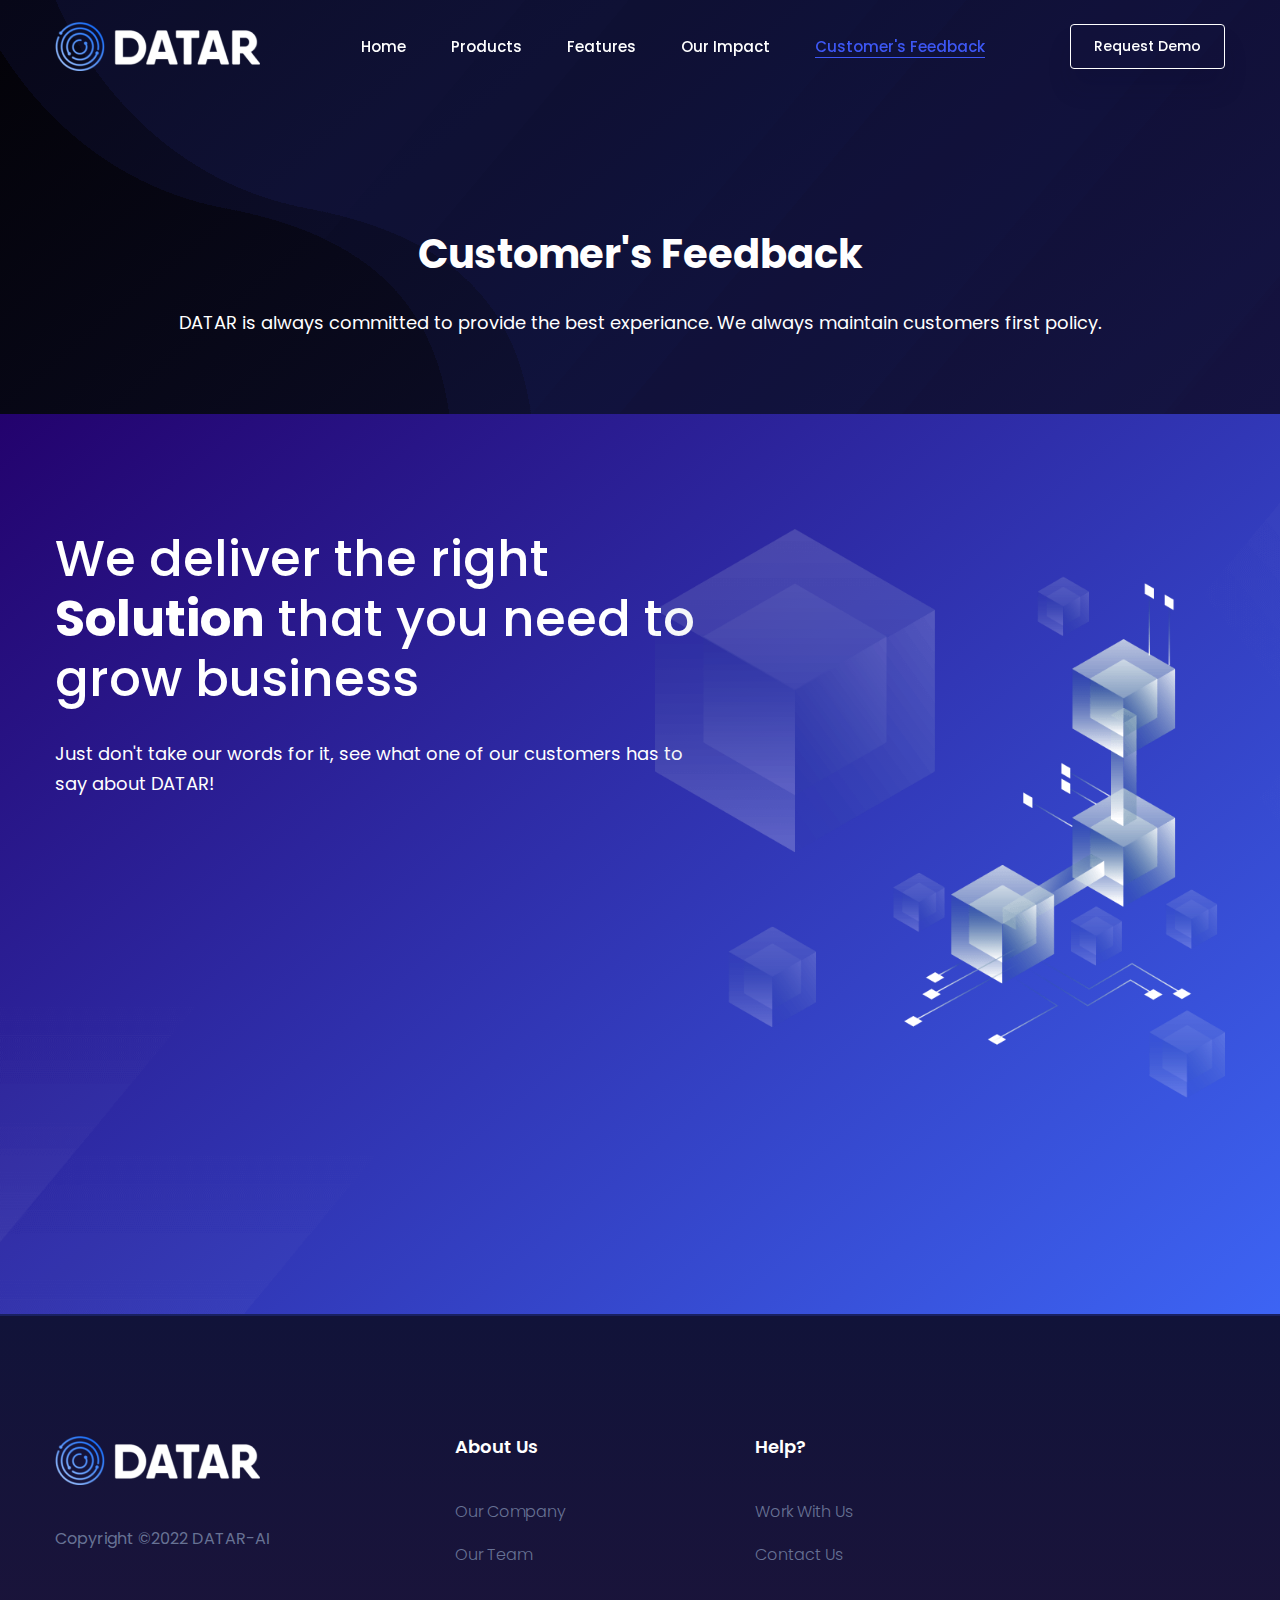
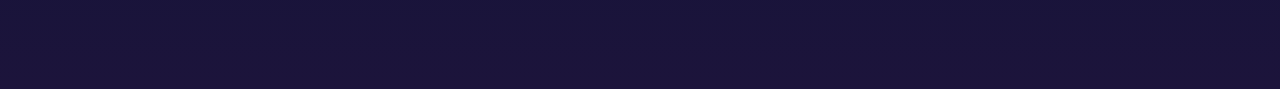
<file: feedback.html>
<!doctype html>
<html lang="en">

<head>
    <!-- Required meta tags -->
    <meta charset="utf-8">
    <meta name="viewport" content="width=device-width, initial-scale=1, shrink-to-fit=no">
    <link rel="shortcut icon" href="img/favicon.png" type="image/x-icon">
    <title>Customer's Feedback</title>
    <!-- Bootstrap CSS -->
    <link rel="stylesheet" href="css/bootstrap.min.css">
    <link rel="stylesheet" href="vendors/bootstrap-selector/css/bootstrap-select.min.css">
    <!--icon font css-->
    <link rel="stylesheet" href="vendors/themify-icon/themify-icons.css">
    <link rel="stylesheet" href="vendors/flaticon/flaticon.css">
    <link rel="stylesheet" href="vendors/animation/animate.css">
    <link rel="stylesheet" href="vendors/owl-carousel/assets/owl.carousel.min.css">
    <link rel="stylesheet" href="vendors/magnify-pop/magnific-popup.css">
    <link rel="stylesheet" href="vendors/nice-select/nice-select.css">
    <link rel="stylesheet" href="vendors/scroll/jquery.mCustomScrollbar.min.css">
    <link rel="stylesheet" href="vendors/elagent/style.css">
    <link rel="stylesheet" href="css/style.css">
    <link rel="stylesheet" href="css/responsive.css">
</head>

<body>
    <div id="preloader">
        <div id="ctn-preloader" class="ctn-preloader dark">
            <div class="animation-preloader">
                <div class="spinner"></div>
                <div class="txt-loading">
                    <span data-text-preloader="D" class="letters-loading">
                        D
                    </span>
                    <span data-text-preloader="A" class="letters-loading">
                        A
                    </span>
                    <span data-text-preloader="T" class="letters-loading">
                        T
                    </span>
                    <span data-text-preloader="A" class="letters-loading">
                        A
                    </span>
                    <span data-text-preloader="R" class="letters-loading">
                        R
                    </span>
                    <span data-text-preloader="-" class="letters-loading">
                        -
                    </span>
                    <span data-text-preloader="A" class="letters-loading">
                        A
                    </span>
                    <span data-text-preloader="I" class="letters-loading">
                        I
                    </span>
                </div>
                <p class="text-center">Loading</p>
            </div>
            <div class="loader dark_bg">
                <div class="row">
                    <div class="col-3 loader-section section-left">
                        <div class="bg"></div>
                    </div>
                    <div class="col-3 loader-section section-left">
                        <div class="bg"></div>
                    </div>
                    <div class="col-3 loader-section section-right">
                        <div class="bg"></div>
                    </div>
                    <div class="col-3 loader-section section-right">
                        <div class="bg"></div>
                    </div>
                </div>
            </div>
        </div>
    </div>
    <div class="body_wrapper">
        <header class="header_area">
            <nav class="navbar navbar-expand-lg menu_six">
                <div class="container custom_container p0">
                    <a class="navbar-brand sticky_logo" href="index.html"><img src="img/logo2.png" srcset="img/logo2x-2.png 2x"
                            alt="logo"><img src="img/logo.png" srcset="img/logo2x.png 2x" alt=""></a>
                    <button class="navbar-toggler collapsed" type="button" data-toggle="collapse"
                        data-target="#navbarSupportedContent" aria-controls="navbarSupportedContent"
                        aria-expanded="false" aria-label="Toggle navigation">
                        <span class="menu_toggle">
                            <span class="hamburger">
                                <span></span>
                                <span></span>
                                <span></span>
                            </span>
                            <span class="hamburger-cross">
                                <span></span>
                                <span></span>
                            </span>
                        </span>
                    </button>

                    <div class="collapse navbar-collapse" id="navbarSupportedContent">
                        <ul class="navbar-nav menu ml-auto mr-auto">
                            <li class="nav-item dropdown submenu mega_menu mega_menu_two">
                                <a class="nav-link dropdown-toggle" href="index.html" role="button"
                                    aria-haspopup="true" aria-expanded="false">
                                    Home
                                </a>
                            </li>
                            <li class="dropdown submenu nav-item"><a title="Products" class="dropdown-toggle nav-link"
                                    data-toggle="dropdown" role="button" aria-haspopup="true" aria-expanded="false"
                                    href="#">Products</a>
                                <ul role="menu" class=" dropdown-menu">
                                    <li class="nav-item"><a title="DATAR" class="nav-link" href="datar_prod.html">SUGGESTED ORDERS</a>
                                    </li>
                                    <li class="nav-item"><a title="MarketEye" class="nav-link" href="process.html">FORECASTS</a>
									</li>
                                    <li class="nav-item"><a title="MarketEye" class="nav-link" href="process.html">PROMOTION MAKERS</a>
									</li>
                                    <li class="nav-item"><a title="MarketEye" class="nav-link" href="process.html">SALES BUDGET SPRAYING</a>
									</li>
                                </ul>
                            </li>
                            <li class="nav-item">
                                <a class="nav-link" href="features.html" title="Features" role="button"
                                    aria-haspopup="true" aria-expanded="false">
                                    Features
                                </a>
                            </li>
                            <li class="nav-item">
                                <a class="nav-link dropdown-toggle" href="impacts.html" title="Impacts" role="button"
                                    aria-haspopup="true" aria-expanded="false">
                                    Our Impact
                                </a>
                            </li>
                            <li class="nav-item active">
                                <a class="nav-link" href="#" role="button" title="Feedback"
                                    aria-haspopup="true" aria-expanded="false">
                                    Customer's Feedback
                                </a>
                            </li>
                        </ul>
                        <a class="btn_get cus_dark" href="request_demo.html">Request Demo</a>
                    </div>
					
                </div>
            </nav>
        </header>

        <section class="saas_banner_area d-flex align-items-center">
            <img class="saas_shap" src="img/home6/shape-1.png" alt="">
            <img class="saas_shap" src="img/home6/shape2.png" alt="">
            <div class="container">
                <div class="row">
                    <div class="col-lg-12">
                        <div class="saas_banner_content text-center">
                            <h2 class="f_700 f_size_40 w_color mb-0 wow fadeInUp" data-wow-delay="0.3s">Customer's Feedback</h2>
                            <p class="w_color f_400 f_size_18 l_height30 mt_30 wow fadeInUp" data-wow-delay="0.4s">DATAR is always committed to provide the best experiance.
							We always maintain customers first policy.<br><br><br>
							</p>
						</div>
					</div>
				</div>
        </section>
		<section class="software_banner_area d-flex align-items-center cus_vi">
        <div class="container">
            <div class="row">
                <div class="col-lg-6 d-flex align-items-center">
                    <div class="software_banner_content">
                        <h2 class="f_500 f_size_50 w_color wow fadeInLeft" data-wow-delay="0.2s"
                            style="visibility: visible; animation-delay: 0.2s; animation-name: fadeInLeft;">We deliver
                            the right <span class="f_700">Solution</span> that you need to grow business</h2>
                        <p class="w_color f_size_18 l_height30 mt_30 wow fadeInLeft" data-wow-delay="0.4s"
                            style="visibility: visible; animation-delay: 0.4s; animation-name: fadeInLeft;">Just don't take
							our words for it, see what one of our customers has to say about DATAR!</p>
                        <div class="action_btn d-flex align-items-center mt_40 wow fadeInLeft" data-wow-delay="0.6s"
                            style="visibility: visible; animation-delay: 0.6s; animation-name: fadeInLeft;">
                            <!-- <a href="https://www.youtube.com/embed/gikHDUmVIeU" class="video_btn popup-youtube">
                                <div class="icon"><i class="ti-control-play"></i></div><span>Watch Video</span>
                            </a> -->
							<iframe id="ytplayer" type="text/html" width="640" height="360"src="https://www.youtube.com/embed/gikHDUmVIeU?autoplay=1" frameborder="0"></iframe>
                        </div>
                    </div>
                </div>
                <div class="col-lg-6">
                    <div class="software_img wow fadeInRight" data-wow-delay="0.2s"
                        style="visibility: visible; animation-delay: 0.2s; animation-name: fadeInRight;">
                        <img src="img/home5/banner_img.png" alt="">
                    </div>
                </div>
            </div>
        </div>
    </section>
        <footer class="footer_area_six sec_pad">
            <div class="footer_top_six">
                <div class="container">
                    <div class="row">
                        <div class="col-lg-4 col-sm-6">
                            <div class="f_widget company_widget">
                                <a class="f-logo"><img src="img/logo2.png"
                                        srcset="img/logo-3-2x.png 2x" alt="logo"></a>
                                <p class="mt_40">Copyright ©2022 DATAR-AI</p>
                            </div>
                        </div>
                        <div class="col-lg-3 col-sm-6">
                            <div class="f_widget about-widget">
                                <h3 class="f-title f_600 w_color f_size_18 mb_40">About Us</h3>
                                <ul class="list-unstyled f_list">
                                    <li><a href="#">Our Company</a></li>
                                    <li><a href="ourteam.html">Our Team</a></li>
                                </ul>
                            </div>
                        </div>
                        <div class="col-lg-3 col-sm-6">
                            <div class="f_widget about-widget">
                                <h3 class="f-title f_600 w_color f_size_18 mb_40">Help?</h3>
                                <ul class="list-unstyled f_list">
                                    <li><a href="work_with_us.html">Work With Us</a></li>
                                    <li><a href="contact.html">Contact Us</a></li>
                                </ul>
                            </div>
                        </div>
<!--                         <div class="col-lg-2 col-sm-6">
                            <div class="f_widget social-widget">
                                <h3 class="f-title f_600 w_color f_size_18 mb_40">Follow Us</h3>
                                <div class="f_social_icon">
                                    <a href="#" class="ti-facebook"></a>
                                    <a href="#" class="ti-twitter-alt"></a>
                                    <a href="#" class="ti-vimeo-alt"></a>
                                    <a href="#" class="ti-pinterest"></a>
                                </div>
                            </div>
                        </div> -->
                    </div>
                </div>
            </div>
        </footer>
    </div>
    <!-- Optional JavaScript -->
    <!-- jQuery first, then Popper.js, then Bootstrap JS -->
    <script src="js/jquery-3.6.0.min.js"></script>
    <script src="js/propper.js"></script>
    <script src="js/bootstrap.min.js"></script>
    <script src="vendors/bootstrap-selector/js/bootstrap-select.min.js"></script>
    <script src="vendors/wow/wow.min.js"></script>
    <script src="vendors/sckroller/jquery.parallax-scroll.js"></script>
    <script src="vendors/owl-carousel/owl.carousel.min.js"></script>
    <script src="vendors/nice-select/jquery.nice-select.min.js"></script>
    <script src="vendors/imagesloaded/imagesloaded.pkgd.min.js"></script>
    <script src="vendors/isotope/isotope-min.js"></script>
    <script src="vendors/magnify-pop/jquery.magnific-popup.min.js"></script>
    <script src="vendors/scroll/jquery.mCustomScrollbar.concat.min.js"></script>
    <script src="js/main.js"></script>
</body>

</html>
</file>
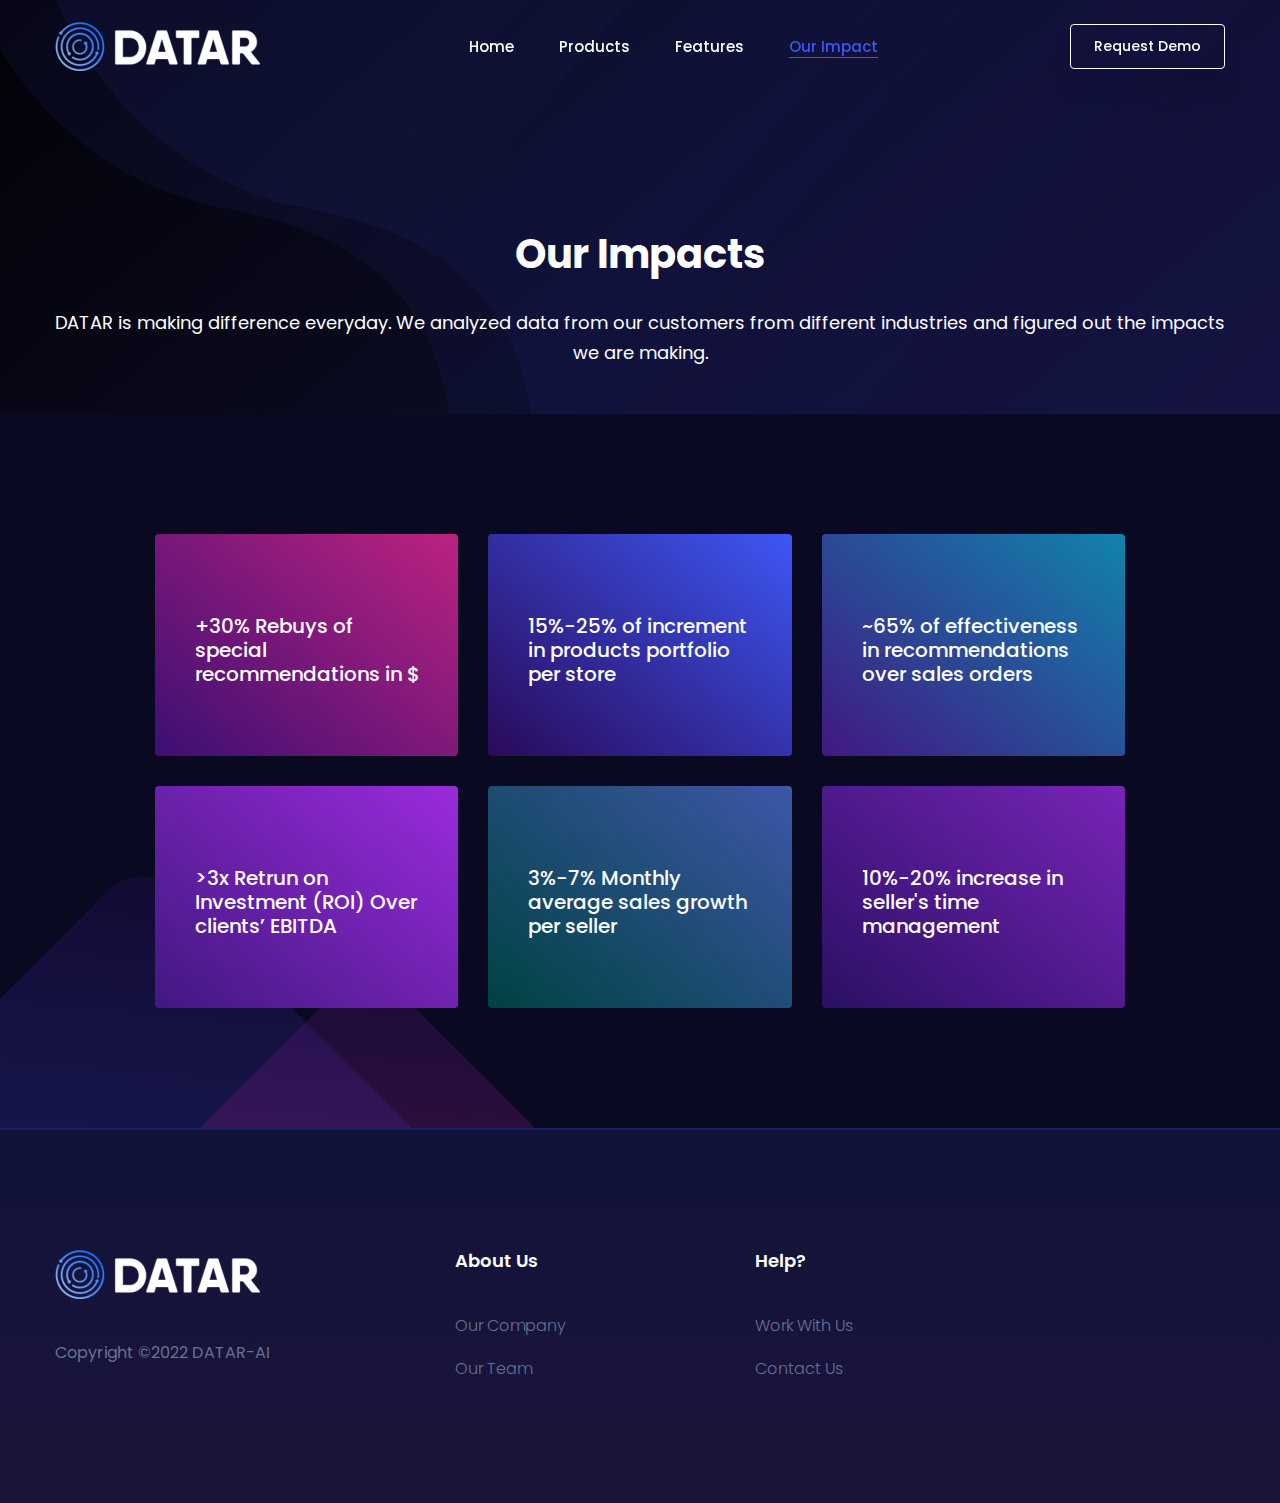
<file: impacts.html>
<!doctype html>
<html lang="en">

<head>
    <!-- Required meta tags -->
    <meta charset="utf-8">
    <meta name="viewport" content="width=device-width, initial-scale=1, shrink-to-fit=no">
    <link rel="shortcut icon" href="img/favicon.png" type="image/x-icon">
    <title>DATAR's Impact</title>
    <!-- Bootstrap CSS -->
    <link rel="stylesheet" href="css/bootstrap.min.css">
    <link rel="stylesheet" href="vendors/bootstrap-selector/css/bootstrap-select.min.css">
    <!--icon font css-->
    <link rel="stylesheet" href="vendors/themify-icon/themify-icons.css">
    <link rel="stylesheet" href="vendors/flaticon/flaticon.css">
    <link rel="stylesheet" href="vendors/animation/animate.css">
    <link rel="stylesheet" href="vendors/owl-carousel/assets/owl.carousel.min.css">
    <link rel="stylesheet" href="vendors/magnify-pop/magnific-popup.css">
    <link rel="stylesheet" href="vendors/nice-select/nice-select.css">
    <link rel="stylesheet" href="vendors/scroll/jquery.mCustomScrollbar.min.css">
    <link rel="stylesheet" href="vendors/elagent/style.css">
    <link rel="stylesheet" href="css/style.css">
    <link rel="stylesheet" href="css/responsive.css">
</head>

<body>
    <div id="preloader">
        <div id="ctn-preloader" class="ctn-preloader dark">
            <div class="animation-preloader">
                <div class="spinner"></div>
                <div class="txt-loading">
                    <span data-text-preloader="D" class="letters-loading">
                        D
                    </span>
                    <span data-text-preloader="A" class="letters-loading">
                        A
                    </span>
                    <span data-text-preloader="T" class="letters-loading">
                        T
                    </span>
                    <span data-text-preloader="A" class="letters-loading">
                        A
                    </span>
                    <span data-text-preloader="R" class="letters-loading">
                        R
                    </span>
                    <span data-text-preloader="-" class="letters-loading">
                        -
                    </span>
                    <span data-text-preloader="A" class="letters-loading">
                        A
                    </span>
                    <span data-text-preloader="I" class="letters-loading">
                        I
                    </span>
                </div>
                <p class="text-center">Loading</p>
            </div>
            <div class="loader dark_bg">
                <div class="row">
                    <div class="col-3 loader-section section-left">
                        <div class="bg"></div>
                    </div>
                    <div class="col-3 loader-section section-left">
                        <div class="bg"></div>
                    </div>
                    <div class="col-3 loader-section section-right">
                        <div class="bg"></div>
                    </div>
                    <div class="col-3 loader-section section-right">
                        <div class="bg"></div>
                    </div>
                </div>
            </div>
        </div>
    </div>
    <div class="body_wrapper">
        <header class="header_area">
            <nav class="navbar navbar-expand-lg menu_six">
                <div class="container custom_container p0">
                    <a class="navbar-brand sticky_logo" href="index.html"><img src="img/logo2.png" srcset="img/logo2x-2.png 2x"
                            alt="logo"><img src="img/logo.png" srcset="img/logo2x.png 2x" alt=""></a>
                    <button class="navbar-toggler collapsed" type="button" data-toggle="collapse"
                        data-target="#navbarSupportedContent" aria-controls="navbarSupportedContent"
                        aria-expanded="false" aria-label="Toggle navigation">
                        <span class="menu_toggle">
                            <span class="hamburger">
                                <span></span>
                                <span></span>
                                <span></span>
                            </span>
                            <span class="hamburger-cross">
                                <span></span>
                                <span></span>
                            </span>
                        </span>
                    </button>

                    <div class="collapse navbar-collapse" id="navbarSupportedContent">
                        <ul class="navbar-nav menu ml-auto mr-auto">
                            <li class="nav-item dropdown submenu mega_menu mega_menu_two">
                                <a class="nav-link dropdown-toggle" href="index.html" role="button"
                                    aria-haspopup="true" aria-expanded="false">
                                    Home
                                </a>
                            </li>
                            <li class="dropdown submenu nav-item"><a title="Products" class="dropdown-toggle nav-link"
                                    data-toggle="dropdown" role="button" aria-haspopup="true" aria-expanded="false"
                                    href="#">Products</a>
                                <ul role="menu" class=" dropdown-menu">
                                    <li class="nav-item"><a title="DATAR" class="nav-link" href="datar_prod.html">SUGGESTED ORDERS</a>
                                    </li>
                                    <li class="nav-item"><a title="MarketEye" class="nav-link" href="process.html">FORECASTS</a>
									</li>
                                    <li class="nav-item"><a title="MarketEye" class="nav-link" href="process.html">PROMOTION MAKERS</a>
									</li>
                                    <li class="nav-item"><a title="MarketEye" class="nav-link" href="process.html">SALES BUDGET SPRAYING</a>
									</li>
                                </ul>
                            </li>
                            <li class="nav-item">
                                <a class="nav-link dropdown-toggle" href="features.html" title="Features" role="button"
                                    aria-haspopup="true" aria-expanded="false">
                                    Features
                                </a>
                            </li>
                            <li class="nav-item active">
                                <a class="nav-link" href="#" title="Impacts" role="button"
                                    aria-haspopup="true" aria-expanded="false">
                                    Our Impact
                                </a>
                            </li>
<!--                             <li class="nav-item">
                                <a class="nav-link" href="feedback.html" title="Feedback" role="button"
                                    aria-haspopup="true" aria-expanded="false">
                                    Customer's Feedback
                                </a>
                            </li> -->
                        </ul>
                        <a class="btn_get cus_dark" href="request_demo.html">Request Demo</a>
                    </div>
                </div>
            </nav>
        </header>

        <section class="saas_banner_area d-flex align-items-center">
            <img class="saas_shap" src="img/home6/shape-1.png" alt="">
            <img class="saas_shap" src="img/home6/shape2.png" alt="">
            <div class="container">
                <div class="row">
                    <div class="col-lg-12">
                        <div class="saas_banner_content text-center">
                            <h2 class="f_700 f_size_40 w_color mb-0 wow fadeInUp" data-wow-delay="0.3s">Our Impacts</h2>
                            <p class="w_color f_400 f_size_18 l_height30 mt_30 wow fadeInUp" data-wow-delay="0.4s">DATAR is making difference everyday. We analyzed data from our 
							customers from different industries and figured out the impacts we are making.<br><br>
							</p>
							<div class="br"></div>
						</div>
					</div>
				</div>
<!-- 				<div class="row">
					<div class="fact_item">
						<h1 class="w_color pr_150">><span> 30</span>%</h1>
						<p class="mb-0 d_p_color">Rebuys of Special Recommendations</p>
					</div>
                    <div class="fact_item pr_150">
						<h1 class="w_color"><span>15%<span>-25<span>%</h1>
						<p class="mb-0 d_p_color">Increment in products portfolio per store</p>
					</div>
					<div class="fact_item pr_150">
						<h1 class="w_color">~<span>65<span>%</h1>
						<p class="mb-0 d_p_color">Effectiveness in sales recommendations over orders</p><br>
					</div>
				</div>
				<div class="row">
					<div class="fact_item">
						<h1 class="w_color pr_100">><span> 3</span>x</h1>
						<p class="mb-0 d_p_color">ROI: Over clients’ EBITDA</p>
					</div>
                    <div class="fact_item pr_100">
						<h1 class="w_color"><span>3%<span>-7<span>%</h1>
						<p class="mb-0 d_p_color">Monthly sales growth per seller</p>
					</div>
				</div> -->
        </section>
        <section class="saas_featured_area sec_pad dk_bg_one">
            <div class="square_box box_one"></div>
            <div class="square_box box_two"></div>
            <div class="container">
                <div class="row justify-content-center">
                    <div class="col-lg-10 saas_featured_info">
                        <div class="row mb_30">
                            <div class="col-lg-14 col-md-4">
                                <div class="saas_featured_item s_featured_one wow fadeInUp" data-wow-delay="0.3s">
                                    <h5 class="mt_30 mb_20 w_color">+30% Rebuys of special recommendations in $</h5>
                                </div>
                            </div>
                            <div class="col-lg-14 col-md-4">
                                <div class="saas_featured_item s_featured_two wow fadeInUp" data-wow-delay="0.3s">
                                    <h5 class="mt_30 mb_20 w_color">15%-25% of increment in products portfolio per store</h5>
                                </div>
                            </div>
                            <div class="col-lg-14 col-md-4">
                                <div class="saas_featured_item s_featured_three wow fadeInUp" data-wow-delay="0.3s">
                                    <h5 class="mt_30 mb_20 w_color">~65% of effectiveness in recommendations over sales orders</h5>
                                </div>
                            </div>
                            <div class="col-lg-14 col-md-4">
                                <div class="saas_featured_item s_featured_four wow fadeInUp" data-wow-delay="0.5s">
                                    <h5 class="mt_30 mb_20 w_color">>3x Retrun on Investment (ROI) Over clients’ EBITDA</h5>
                                </div>
                            </div>
                            <div class="col-lg-14 col-md-4">
                                <div class="saas_featured_item s_featured_five wow fadeInUp" data-wow-delay="0.5s">
                                    <h5 class="mt_30 mb_20 w_color">3%-7% Monthly average sales growth per seller</h5>
                                </div>
                            </div>
                            <div class="col-lg-14 col-md-4">
                                <div class="saas_featured_item s_featured_six wow fadeInUp" data-wow-delay="0.5s">
                                    <h5 class="mt_30 mb_20 w_color">10%-20% increase in seller's time management</h5>
                                </div>
                            </div>
                        </div>
                    </div>
                </div>
            </div>
        </section>
        <footer class="footer_area_six sec_pad">
            <div class="footer_top_six">
                <div class="container">
                    <div class="row">
                        <div class="col-lg-4 col-sm-6">
                            <div class="f_widget company_widget">
                                <a class="f-logo"><img src="img/logo2.png"
                                        srcset="img/logo-3-2x.png 2x" alt="logo"></a>
                                <p class="mt_40">Copyright ©2022 DATAR-AI</p>
                            </div>
                        </div>
                        <div class="col-lg-3 col-sm-6">
                            <div class="f_widget about-widget">
                                <h3 class="f-title f_600 w_color f_size_18 mb_40">About Us</h3>
                                <ul class="list-unstyled f_list">
                                    <li><a href="aboutus.html">Our Company</a></li>
                                    <li><a href="ourteam.html">Our Team</a></li>
                                </ul>
                            </div>
                        </div>
                        <div class="col-lg-3 col-sm-6">
                            <div class="f_widget about-widget">
                                <h3 class="f-title f_600 w_color f_size_18 mb_40">Help?</h3>
                                <ul class="list-unstyled f_list">
                                    <li><a href="work_with_us.html">Work With Us</a></li>
                                    <li><a href="contact.html">Contact Us</a></li>
                                </ul>
                            </div>
                        </div>
<!--                         <div class="col-lg-2 col-sm-6">
                            <div class="f_widget social-widget">
                                <h3 class="f-title f_600 w_color f_size_18 mb_40">Follow Us</h3>
                                <div class="f_social_icon">
                                    <a href="#" class="ti-facebook"></a>
                                    <a href="#" class="ti-twitter-alt"></a>
                                    <a href="#" class="ti-vimeo-alt"></a>
                                    <a href="#" class="ti-pinterest"></a>
                                </div>
                            </div>
                        </div> -->
                    </div>
                </div>
            </div>
        </footer>
    </div>
    <!-- Optional JavaScript -->
    <!-- jQuery first, then Popper.js, then Bootstrap JS -->
    <script src="js/jquery-3.6.0.min.js"></script>
    <script src="js/propper.js"></script>
    <script src="js/bootstrap.min.js"></script>
    <script src="vendors/bootstrap-selector/js/bootstrap-select.min.js"></script>
    <script src="vendors/wow/wow.min.js"></script>
    <script src="vendors/sckroller/jquery.parallax-scroll.js"></script>
    <script src="vendors/owl-carousel/owl.carousel.min.js"></script>
    <script src="vendors/nice-select/jquery.nice-select.min.js"></script>
    <script src="vendors/imagesloaded/imagesloaded.pkgd.min.js"></script>
    <script src="vendors/isotope/isotope-min.js"></script>
    <script src="vendors/magnify-pop/jquery.magnific-popup.min.js"></script>
    <script src="vendors/scroll/jquery.mCustomScrollbar.concat.min.js"></script>
    <script src="js/main.js"></script>
</body>

</html>
</file>
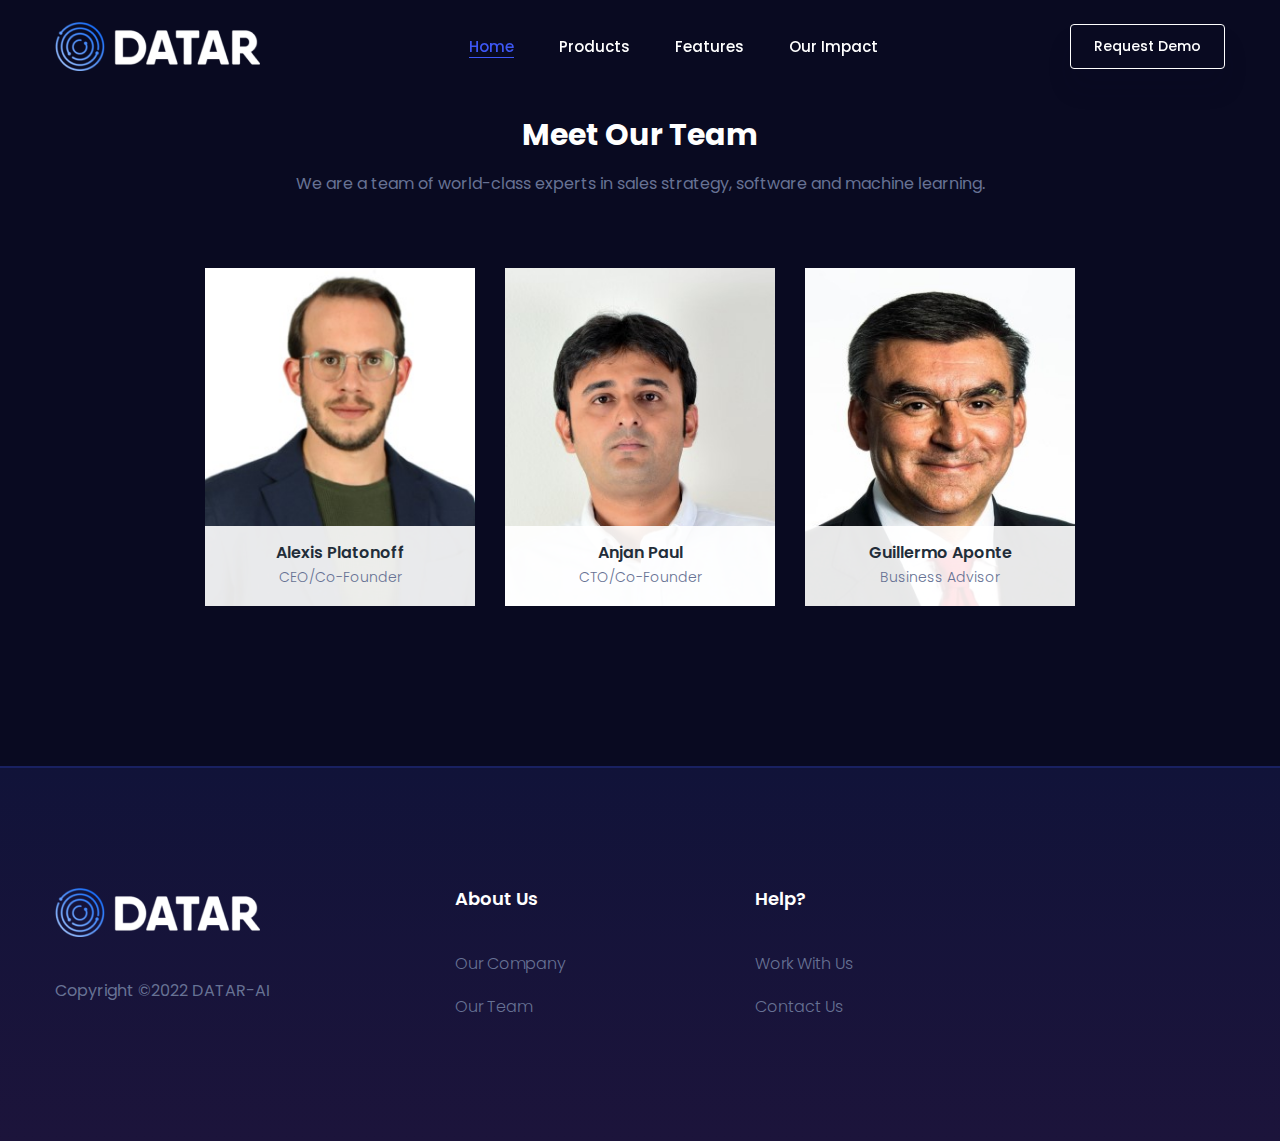
<file: ourteam.html>
<!doctype html>
<html lang="en">

<head>
    <!-- Required meta tags -->
    <meta charset="utf-8">
    <meta name="viewport" content="width=device-width, initial-scale=1, shrink-to-fit=no">
    <link rel="shortcut icon" href="img/favicon.png" type="image/x-icon">
    <title>Our Team</title>
    <!-- Bootstrap CSS -->
    <link rel="stylesheet" href="css/bootstrap.min.css">
    <link rel="stylesheet" href="vendors/bootstrap-selector/css/bootstrap-select.min.css">
    <!--icon font css-->
    <link rel="stylesheet" href="vendors/themify-icon/themify-icons.css">
    <link rel="stylesheet" href="vendors/flaticon/flaticon.css">
    <link rel="stylesheet" href="vendors/animation/animate.css">
    <link rel="stylesheet" href="vendors/owl-carousel/assets/owl.carousel.min.css">
    <link rel="stylesheet" href="vendors/magnify-pop/magnific-popup.css">
    <link rel="stylesheet" href="vendors/nice-select/nice-select.css">
    <link rel="stylesheet" href="vendors/scroll/jquery.mCustomScrollbar.min.css">
    <link rel="stylesheet" href="vendors/elagent/style.css">
    <link rel="stylesheet" href="css/style.css">
    <link rel="stylesheet" href="css/responsive.css">
</head>

<body>
    <div id="preloader">
        <div id="ctn-preloader" class="ctn-preloader dark">
            <div class="animation-preloader">
                <div class="spinner"></div>
                <div class="txt-loading">
                    <span data-text-preloader="D" class="letters-loading">
                        D
                    </span>
                    <span data-text-preloader="A" class="letters-loading">
                        A
                    </span>
                    <span data-text-preloader="T" class="letters-loading">
                        T
                    </span>
                    <span data-text-preloader="A" class="letters-loading">
                        A
                    </span>
                    <span data-text-preloader="R" class="letters-loading">
                        R
                    </span>
                    <span data-text-preloader="-" class="letters-loading">
                        -
                    </span>
                    <span data-text-preloader="A" class="letters-loading">
                        A
                    </span>
                    <span data-text-preloader="I" class="letters-loading">
                        I
                    </span>
                </div>
                <p class="text-center">Loading</p>
            </div>
            <div class="loader dark_bg">
                <div class="row">
                    <div class="col-3 loader-section section-left">
                        <div class="bg"></div>
                    </div>
                    <div class="col-3 loader-section section-left">
                        <div class="bg"></div>
                    </div>
                    <div class="col-3 loader-section section-right">
                        <div class="bg"></div>
                    </div>
                    <div class="col-3 loader-section section-right">
                        <div class="bg"></div>
                    </div>
                </div>
            </div>
        </div>
    </div>
    <div class="body_wrapper">
        <header class="header_area">
            <nav class="navbar navbar-expand-lg menu_six">
                <div class="container custom_container p0">
                    <a class="navbar-brand sticky_logo" href="index.html"><img src="img/logo2.png" srcset="img/logo2x-2.png 2x"
                            alt="logo"><img src="img/logo.png" srcset="img/logo2x.png 2x" alt=""></a>
                    <button class="navbar-toggler collapsed" type="button" data-toggle="collapse"
                        data-target="#navbarSupportedContent" aria-controls="navbarSupportedContent"
                        aria-expanded="false" aria-label="Toggle navigation">
                        <span class="menu_toggle">
                            <span class="hamburger">
                                <span></span>
                                <span></span>
                                <span></span>
                            </span>
                            <span class="hamburger-cross">
                                <span></span>
                                <span></span>
                            </span>
                        </span>
                    </button>

                    <div class="collapse navbar-collapse" id="navbarSupportedContent">
                        <ul class="navbar-nav menu ml-auto mr-auto">
                            <li class="nav-item dropdown submenu mega_menu mega_menu_two active">
                                <a class="nav-link dropdown-toggle" href="index.html" role="button"
                                    aria-haspopup="true" aria-expanded="false">
                                    Home
                                </a>
                            </li>
                            <li class="dropdown submenu nav-item"><a title="Products" class="dropdown-toggle nav-link"
                                    data-toggle="dropdown" role="button" aria-haspopup="true" aria-expanded="false"
                                    href="#">Products</a>
                                <ul role="menu" class=" dropdown-menu">
                                    <li class="nav-item"><a title="DATAR" class="nav-link" href="datar_prod.html">SUGGESTED ORDERS</a>
                                    </li>
                                    <li class="nav-item"><a title="MarketEye" class="nav-link" href="process.html">FORECASTS</a>
									</li>
                                    <li class="nav-item"><a title="MarketEye" class="nav-link" href="process.html">PROMOTION MAKERS</a>
									</li>
                                    <li class="nav-item"><a title="MarketEye" class="nav-link" href="process.html">SALES BUDGET SPRAYING</a>
									</li>
                                </ul>
                            </li>
                            <li class="nav-item">
                                <a class="nav-link" href="features.html" title="Features" role="button"
                                    aria-haspopup="true" aria-expanded="false">
                                    Features
                                </a>
                            </li>
                            <li class="nav-item">
                                <a class="nav-link" href="impacts.html" title="Impacts" role="button"
                                    aria-haspopup="true" aria-expanded="false">
                                    Our Impact
                                </a>
                            </li>
<!--                             <li class="nav-item">
                                <a class="nav-link" href="feedback.html" title="Feedback" role="button"
                                    aria-haspopup="true" aria-expanded="false">
                                    Customer's Feedback
                                </a>
                            </li> -->
                        </ul>
                        <a class="btn_get cus_dark" href="request_demo.html">Request Demo</a>
                    </div>
                </div>
            </nav>
        </header>

    <section class="experts_team_area sec_pad dk_bg_one">
        <div class="container">
            <div class="sec_title text-center mb_70">
                <h2 class="f_p f_size_30 l_height30 f_700 w_color mb_20">Meet Our Team</h2>
                <p class="f_400 f_size_16">We are a team of world-class experts in sales strategy, software and machine learning.</p>
            </div>
            <div class="row justify-content-center">
                <div class="col-lg-3 col-sm-6">
                    <div class="ex_team_item">
                        <img src="img/alexis.jpg" alt="">
                        <div class="team_content">
                            <a href="#">
                                <h3 class="f_p f_size_16 f_600 t_color3">Alexis Platonoff</h3>
                            </a>
                            <h5>CEO/Co-Founder</h5>
                        </div>
                        <div class="hover_content">
                            <div class="n_hover_content">
                                <a href="#">
                                    <h3 class="f_p f_size_16 f_600 w_color">Alexis Platonoff</h3>
                                </a>
                                <h5>CEO/Co-Founder</h5>
								<div class="br"></div>
								<h6 class="w_color f_size_14">Commercial and marketing FMCG expert.<br><br>1st place in the Global Coca Cola Awards 2015, in the service models 
								optimization category.<br><br>Developed several algorithms for FMCG companies.
								</h6>
                            </div>
                        </div>
                    </div>
                </div>
                <div class="col-lg-3 col-sm-6">
                    <div class="ex_team_item">
                        <img src="img/anjan.jpg" alt="">
                        <div class="team_content">
                            <a href="#">
                                <h3 class="f_p f_size_16 f_600 t_color3">Anjan Paul</h3>
                            </a>
                            <h5>CTO/Co-Founder</h5>
                        </div>
                        <div class="hover_content">
                            <div class="n_hover_content">
                                <a href="#">
                                    <h3 class="f_p f_size_16 f_600 w_color">Anjan Paul</h3>
                                </a>
                                <h5>CTO/Co-Founder</h5>
								<div class="br"></div>
								<h6 class="w_color f_size_14">12+ years working in Data Engineering, Big Data and Cloud Computing.<br><br>
								Experience in developing data infrastructure for Fortune 200 companies around the world like Cognizant, Capital One.<br><br>
								Certified Professional in IBM Watson, IBM Bluemix and AWS.
								</h6>
                            </div>
                        </div>
                    </div>
                </div>
<!--                 <div class="col-lg-3 col-sm-6">
                    <div class="ex_team_item">
                        <img src="img/felipe.jpg" alt="">
                        <div class="team_content">
                            <a href="#">
                                <h3 class="f_p f_size_16 f_600 t_color3">Felipe Oviedo</h3>
                            </a>
                            <h5>ML Advisor</h5>
                        </div>
                        <div class="hover_content">
                            <div class="n_hover_content">
                                <a href="#">
                                    <h3 class="f_p f_size_16 f_600 w_color">Felipe Oviedo</h3>
                                </a>
                                <h5>ML Advisor</h5>
								<div class="br"></div>
								<h6 class="w_color f_size_14">Machine Learning PhD at MIT. Conducts research in the area of AI, ML and materials sciences.<br><br>
								Fellow in Study of the U.S. for Students Leaders 2011, and Fellow at CERN, Switzerland 2013.<br><br>
								More than 20 Machine Learning publications and 1 patent.
								</h6>
                            </div>
                        </div>
                    </div>
                </div> -->
                <div class="col-lg-3 col-sm-6">
                    <div class="ex_team_item">
                        <img src="img/guillermo.jpeg" alt="">
                        <div class="team_content">
                            <a href="#">
                                <h3 class="f_p f_size_16 f_600 t_color3">Guillermo Aponte</h3>
                            </a>
                            <h5>Business Advisor</h5>
                        </div>
                        <div class="hover_content">
                            <div class="n_hover_content">
                                <a href="#">
                                    <h3 class="f_p f_size_16 f_600 w_color">Guillermo Aponte</h3>
                                </a>
                                <h5>Business Advisor</h5>
								<div class="br"></div>
								<h6 class="w_color f_size_14">Ex-CEO of Arca Continental (South America Division)<br>
								Ex-CEO of USA and Latam  Food & Snacks  Division<br><br>
								President and GM of The Coca-Cola Company (Philippines/Mexico/Colombia)<br><br>
								CEO and Founder SrtatVizor LLC<br>
								Diaz Foods (USA), Member of Board of Directors<br>
								</h6>								
                            </div>
                        </div>
                    </div>
                </div>
            </div>
        </div>
    </section>
        <footer class="footer_area_six sec_pad">
            <div class="footer_top_six">
                <div class="container">
                    <div class="row">
                        <div class="col-lg-4 col-sm-6">
                            <div class="f_widget company_widget">
                                <a class="f-logo"><img src="img/logo2.png"
                                        srcset="img/logo-3-2x.png 2x" alt="logo"></a>
                                <p class="mt_40">Copyright ©2022 DATAR-AI</p>
                            </div>
                        </div>
                        <div class="col-lg-3 col-sm-6">
                            <div class="f_widget about-widget">
                                <h3 class="f-title f_600 w_color f_size_18 mb_40">About Us</h3>
                                <ul class="list-unstyled f_list">
                                    <li><a href="aboutus.html">Our Company</a></li>
                                    <li><a href="#">Our Team</a></li>
                                </ul>
                            </div>
                        </div>
                        <div class="col-lg-3 col-sm-6">
                            <div class="f_widget about-widget">
                                <h3 class="f-title f_600 w_color f_size_18 mb_40">Help?</h3>
                                <ul class="list-unstyled f_list">
                                    <li><a href="work_with_us.html">Work With Us</a></li>
                                    <li><a href="contact.html">Contact Us</a></li>
                                </ul>
                            </div>
                        </div>
<!--                         <div class="col-lg-2 col-sm-6">
                            <div class="f_widget social-widget">
                                <h3 class="f-title f_600 w_color f_size_18 mb_40">Follow Us</h3>
                                <div class="f_social_icon">
                                    <a href="#" class="ti-facebook"></a>
                                    <a href="#" class="ti-twitter-alt"></a>
                                    <a href="#" class="ti-vimeo-alt"></a>
                                    <a href="#" class="ti-pinterest"></a>
                                </div>
                            </div>
                        </div> -->
                    </div>
                </div>
            </div>
        </footer>
    </div>
    <!-- Optional JavaScript -->
    <!-- jQuery first, then Popper.js, then Bootstrap JS -->
    <script src="js/jquery-3.6.0.min.js"></script>
    <script src="js/propper.js"></script>
    <script src="js/bootstrap.min.js"></script>
    <script src="vendors/bootstrap-selector/js/bootstrap-select.min.js"></script>
    <script src="vendors/wow/wow.min.js"></script>
    <script src="vendors/sckroller/jquery.parallax-scroll.js"></script>
    <script src="vendors/owl-carousel/owl.carousel.min.js"></script>
    <script src="vendors/nice-select/jquery.nice-select.min.js"></script>
    <script src="vendors/imagesloaded/imagesloaded.pkgd.min.js"></script>
    <script src="vendors/isotope/isotope-min.js"></script>
    <script src="vendors/magnify-pop/jquery.magnific-popup.min.js"></script>
    <script src="vendors/scroll/jquery.mCustomScrollbar.concat.min.js"></script>
    <script src="js/main.js"></script>
</body>

</html>
</file>
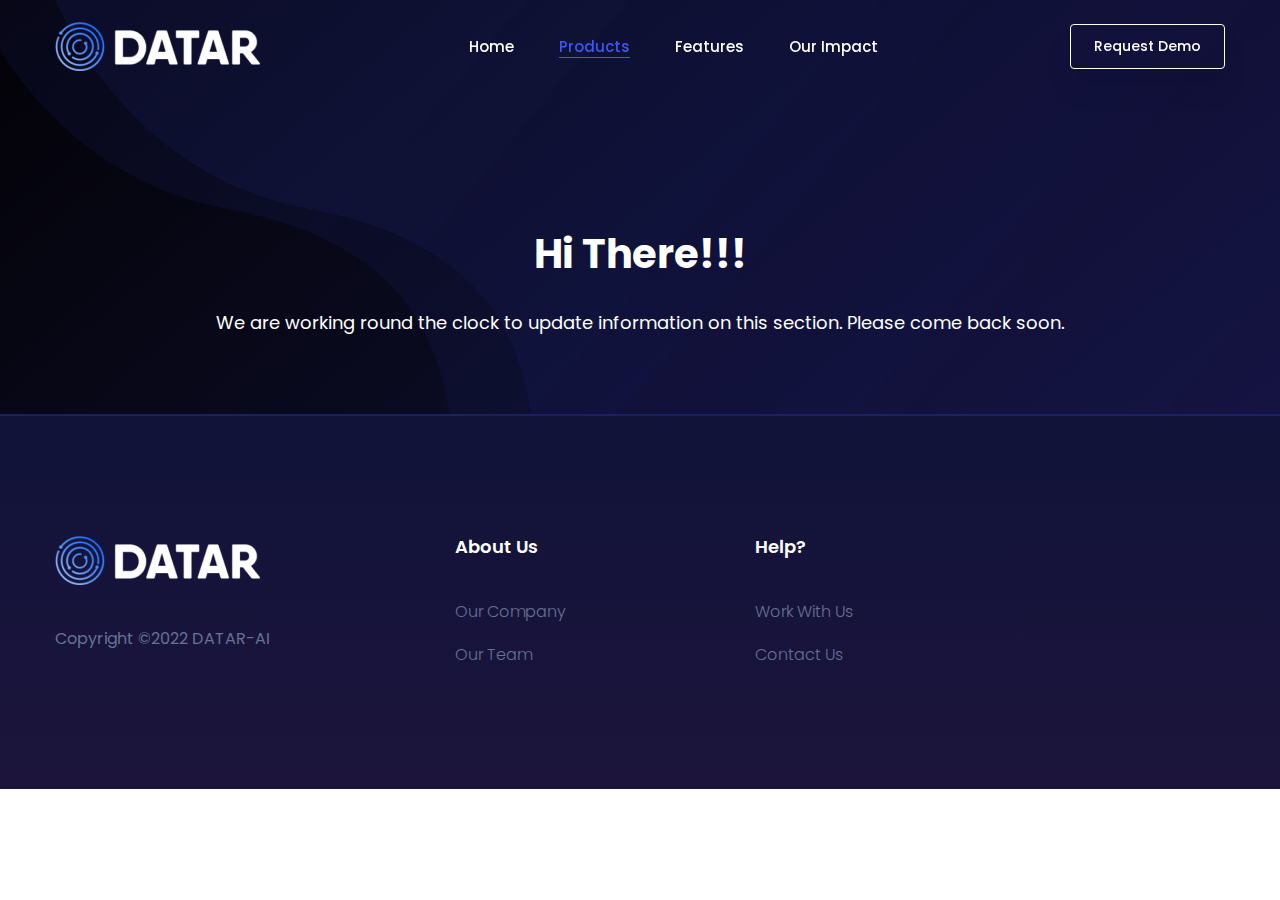
<file: process.html>
<!doctype html>
<html lang="en">

<head>
    <!-- Required meta tags -->
    <meta charset="utf-8">
    <meta name="viewport" content="width=device-width, initial-scale=1, shrink-to-fit=no">
    <link rel="shortcut icon" href="img/favicon.png" type="image/x-icon">
    <title>Updating Information</title>
    <!-- Bootstrap CSS -->
    <link rel="stylesheet" href="css/bootstrap.min.css">
    <link rel="stylesheet" href="vendors/bootstrap-selector/css/bootstrap-select.min.css">
    <!--icon font css-->
    <link rel="stylesheet" href="vendors/themify-icon/themify-icons.css">
    <link rel="stylesheet" href="vendors/flaticon/flaticon.css">
    <link rel="stylesheet" href="vendors/animation/animate.css">
    <link rel="stylesheet" href="vendors/owl-carousel/assets/owl.carousel.min.css">
    <link rel="stylesheet" href="vendors/magnify-pop/magnific-popup.css">
    <link rel="stylesheet" href="vendors/nice-select/nice-select.css">
    <link rel="stylesheet" href="vendors/scroll/jquery.mCustomScrollbar.min.css">
    <link rel="stylesheet" href="vendors/elagent/style.css">
    <link rel="stylesheet" href="css/style.css">
    <link rel="stylesheet" href="css/responsive.css">
</head>

<body>
    <div id="preloader">
        <div id="ctn-preloader" class="ctn-preloader dark">
            <div class="animation-preloader">
                <div class="spinner"></div>
                <div class="txt-loading">
                    <span data-text-preloader="D" class="letters-loading">
                        D
                    </span>
                    <span data-text-preloader="A" class="letters-loading">
                        A
                    </span>
                    <span data-text-preloader="T" class="letters-loading">
                        T
                    </span>
                    <span data-text-preloader="A" class="letters-loading">
                        A
                    </span>
                    <span data-text-preloader="R" class="letters-loading">
                        R
                    </span>
                    <span data-text-preloader="-" class="letters-loading">
                        -
                    </span>
                    <span data-text-preloader="A" class="letters-loading">
                        A
                    </span>
                    <span data-text-preloader="I" class="letters-loading">
                        I
                    </span>
                </div>
                <p class="text-center">Loading</p>
            </div>
            <div class="loader dark_bg">
                <div class="row">
                    <div class="col-3 loader-section section-left">
                        <div class="bg"></div>
                    </div>
                    <div class="col-3 loader-section section-left">
                        <div class="bg"></div>
                    </div>
                    <div class="col-3 loader-section section-right">
                        <div class="bg"></div>
                    </div>
                    <div class="col-3 loader-section section-right">
                        <div class="bg"></div>
                    </div>
                </div>
            </div>
        </div>
    </div>
    <div class="body_wrapper">
        <header class="header_area">
            <nav class="navbar navbar-expand-lg menu_six">
                <div class="container custom_container p0">
                    <a class="navbar-brand sticky_logo" href="index.html"><img src="img/logo2.png" srcset="img/logo2x-2.png 2x"
                            alt="logo"><img src="img/logo.png" srcset="img/logo2x.png 2x" alt=""></a>
                    <button class="navbar-toggler collapsed" type="button" data-toggle="collapse"
                        data-target="#navbarSupportedContent" aria-controls="navbarSupportedContent"
                        aria-expanded="false" aria-label="Toggle navigation">
                        <span class="menu_toggle">
                            <span class="hamburger">
                                <span></span>
                                <span></span>
                                <span></span>
                            </span>
                            <span class="hamburger-cross">
                                <span></span>
                                <span></span>
                            </span>
                        </span>
                    </button>

                    <div class="collapse navbar-collapse" id="navbarSupportedContent">
                        <ul class="navbar-nav menu ml-auto mr-auto">
                            <li class="nav-item dropdown submenu mega_menu mega_menu_two">
                                <a class="nav-link dropdown-toggle" href="index.html" role="button"
                                    aria-haspopup="true" aria-expanded="false">
                                    Home
                                </a>
                            </li>
                            <li class="dropdown submenu nav-item active"><a title="Products" class="dropdown-toggle nav-link"
                                    data-toggle="dropdown" role="button" aria-haspopup="true" aria-expanded="false"
                                    href="#">Products</a>
                                <ul role="menu" class=" dropdown-menu">
                                    <li class="nav-item"><a title="DATAR" class="nav-link" href="datar_prod.html">SUGGESTED ORDERS</a>
                                    </li>
                                    <li class="nav-item"><a title="MarketEye" class="nav-link" href="process.html">FORECASTS</a>
									</li>
                                    <li class="nav-item"><a title="MarketEye" class="nav-link" href="process.html">PROMOTION MAKERS</a>
									</li>
                                    <li class="nav-item"><a title="MarketEye" class="nav-link" href="process.html">SALES BUDGET SPRAYING</a>
									</li>
                                </ul>
                            </li>
                            <li class="nav-item">
                                <a class="nav-link" href="features.html" title="Features" role="button"
                                    aria-haspopup="true" aria-expanded="false">
                                    Features
                                </a>
                            </li>
                            <li class="nav-item">
                                <a class="nav-link dropdown-toggle" href="impacts.html" title="Impacts" role="button"
                                    aria-haspopup="true" aria-expanded="false">
                                    Our Impact
                                </a>
                            </li>
<!--                             <li class="nav-item">
                                <a class="nav-link" href="feedback.html" title="Feedback" role="button"
                                    aria-haspopup="true" aria-expanded="false">
                                    Customer's Feedback
                                </a>
                            </li> -->
                        </ul>
                        <a class="btn_get cus_dark" href="request_demo.html">Request Demo</a>
                    </div>
                </div>
            </nav>
        </header>

        <section class="saas_banner_area d-flex align-items-center">
            <img class="saas_shap" src="img/home6/shape-1.png" alt="">
            <img class="saas_shap" src="img/home6/shape2.png" alt="">
            <div class="container">
                <div class="row">
                    <div class="col-lg-12">
                        <div class="saas_banner_content text-center">
                            <h2 class="f_700 f_size_40 w_color mb-0 wow fadeInUp" data-wow-delay="0.3s">Hi There!!!</h2>
                            <p class="w_color f_400 f_size_18 l_height30 mt_30 wow fadeInUp" data-wow-delay="0.4s">We are working round the clock to update information on this section. 
							Please come back soon.<br><br><br>
							</p>
						</div>
					</div>
				</div>
        </section>
        <footer class="footer_area_six sec_pad">
            <div class="footer_top_six">
                <div class="container">
                    <div class="row">
                        <div class="col-lg-4 col-sm-6">
                            <div class="f_widget company_widget">
                                <a class="f-logo"><img src="img/logo2.png"
                                        srcset="img/logo-3-2x.png 2x" alt="logo"></a>
                                <p class="mt_40">Copyright ©2022 DATAR-AI</p>
                            </div>
                        </div>
                        <div class="col-lg-3 col-sm-6">
                            <div class="f_widget about-widget">
                                <h3 class="f-title f_600 w_color f_size_18 mb_40">About Us</h3>
                                <ul class="list-unstyled f_list">
                                    <li><a href="aboutus.html">Our Company</a></li>
                                    <li><a href="ourteam.html">Our Team</a></li>
                                </ul>
                            </div>
                        </div>
                        <div class="col-lg-3 col-sm-6">
                            <div class="f_widget about-widget">
                                <h3 class="f-title f_600 w_color f_size_18 mb_40">Help?</h3>
                                <ul class="list-unstyled f_list">
                                    <li><a href="work_with_us.html">Work With Us</a></li>
                                    <li><a href="contact.html">Contact Us</a></li>
                                </ul>
                            </div>
                        </div>
<!--                         <div class="col-lg-2 col-sm-6">
                            <div class="f_widget social-widget">
                                <h3 class="f-title f_600 w_color f_size_18 mb_40">Follow Us</h3>
                                <div class="f_social_icon">
                                    <a href="#" class="ti-facebook"></a>
                                    <a href="#" class="ti-twitter-alt"></a>
                                    <a href="#" class="ti-vimeo-alt"></a>
                                    <a href="#" class="ti-pinterest"></a>
                                </div>
                            </div>
                        </div> -->
                    </div>
                </div>
            </div>
        </footer>
    </div>
    <!-- Optional JavaScript -->
    <!-- jQuery first, then Popper.js, then Bootstrap JS -->
    <script src="js/jquery-3.6.0.min.js"></script>
    <script src="js/propper.js"></script>
    <script src="js/bootstrap.min.js"></script>
    <script src="vendors/bootstrap-selector/js/bootstrap-select.min.js"></script>
    <script src="vendors/wow/wow.min.js"></script>
    <script src="vendors/sckroller/jquery.parallax-scroll.js"></script>
    <script src="vendors/owl-carousel/owl.carousel.min.js"></script>
    <script src="vendors/nice-select/jquery.nice-select.min.js"></script>
    <script src="vendors/imagesloaded/imagesloaded.pkgd.min.js"></script>
    <script src="vendors/isotope/isotope-min.js"></script>
    <script src="vendors/magnify-pop/jquery.magnific-popup.min.js"></script>
    <script src="vendors/scroll/jquery.mCustomScrollbar.concat.min.js"></script>
    <script src="js/main.js"></script>
</body>

</html>
</file>
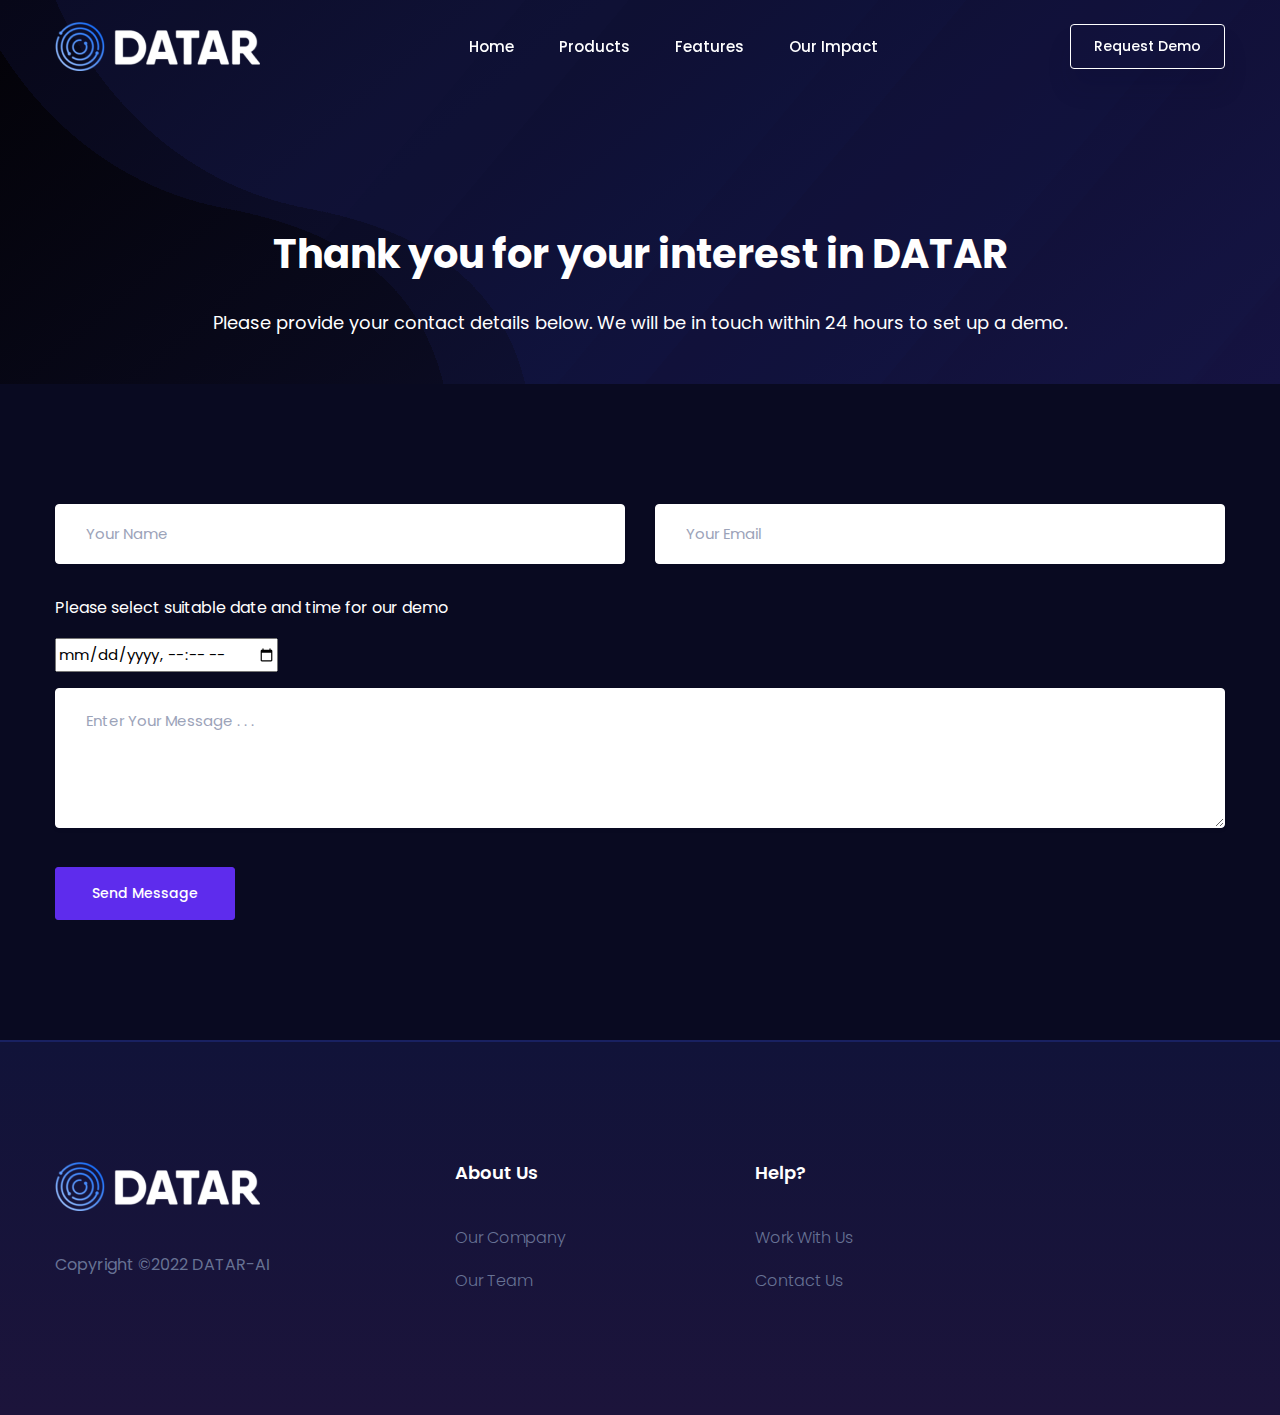
<file: request_demo.html>
<!doctype html>
<html lang="en">

<head>
    <!-- Required meta tags -->
    <meta charset="utf-8">
    <meta name="viewport" content="width=device-width, initial-scale=1, shrink-to-fit=no">
    <link rel="shortcut icon" href="img/favicon.png" type="image/x-icon">
    <title>Request Demo</title>
    <!-- Bootstrap CSS -->
    <link rel="stylesheet" href="css/bootstrap.min.css">
    <link rel="stylesheet" href="vendors/bootstrap-selector/css/bootstrap-select.min.css">
    <!--icon font css-->
    <link rel="stylesheet" href="vendors/themify-icon/themify-icons.css">
    <link rel="stylesheet" href="vendors/flaticon/flaticon.css">
    <link rel="stylesheet" href="vendors/animation/animate.css">
    <link rel="stylesheet" href="vendors/owl-carousel/assets/owl.carousel.min.css">
    <link rel="stylesheet" href="vendors/magnify-pop/magnific-popup.css">
    <link rel="stylesheet" href="vendors/nice-select/nice-select.css">
    <link rel="stylesheet" href="vendors/scroll/jquery.mCustomScrollbar.min.css">
    <link rel="stylesheet" href="vendors/elagent/style.css">
    <link rel="stylesheet" href="css/style.css">
    <link rel="stylesheet" href="css/responsive.css">
</head>

<body>
    <div id="preloader">
        <div id="ctn-preloader" class="ctn-preloader dark">
            <div class="animation-preloader">
                <div class="spinner"></div>
                <div class="txt-loading">
                    <span data-text-preloader="D" class="letters-loading">
                        D
                    </span>
                    <span data-text-preloader="A" class="letters-loading">
                        A
                    </span>
                    <span data-text-preloader="T" class="letters-loading">
                        T
                    </span>
                    <span data-text-preloader="A" class="letters-loading">
                        A
                    </span>
                    <span data-text-preloader="R" class="letters-loading">
                        R
                    </span>
                    <span data-text-preloader="-" class="letters-loading">
                        -
                    </span>
                    <span data-text-preloader="A" class="letters-loading">
                        A
                    </span>
                    <span data-text-preloader="I" class="letters-loading">
                        I
                    </span>
                </div>
                <p class="text-center">Loading</p>
            </div>
            <div class="loader dark_bg">
                <div class="row">
                    <div class="col-3 loader-section section-left">
                        <div class="bg"></div>
                    </div>
                    <div class="col-3 loader-section section-left">
                        <div class="bg"></div>
                    </div>
                    <div class="col-3 loader-section section-right">
                        <div class="bg"></div>
                    </div>
                    <div class="col-3 loader-section section-right">
                        <div class="bg"></div>
                    </div>
                </div>
            </div>
        </div>
    </div>
    <div class="body_wrapper">
        <header class="header_area">
            <nav class="navbar navbar-expand-lg menu_six">
                <div class="container custom_container p0">
                    <a class="navbar-brand sticky_logo" href="index.html"><img src="img/logo2.png" srcset="img/logo2x-2.png 2x"
                            alt="logo"><img src="img/logo.png" srcset="img/logo2x.png 2x" alt=""></a>
                    <button class="navbar-toggler collapsed" type="button" data-toggle="collapse"
                        data-target="#navbarSupportedContent" aria-controls="navbarSupportedContent"
                        aria-expanded="false" aria-label="Toggle navigation">
                        <span class="menu_toggle">
                            <span class="hamburger">
                                <span></span>
                                <span></span>
                                <span></span>
                            </span>
                            <span class="hamburger-cross">
                                <span></span>
                                <span></span>
                            </span>
                        </span>
                    </button>

                    <div class="collapse navbar-collapse" id="navbarSupportedContent">
                        <ul class="navbar-nav menu ml-auto mr-auto">
                            <li class="nav-item dropdown submenu mega_menu mega_menu_two">
                                <a class="nav-link dropdown-toggle" href="index.html" role="button"
                                    aria-haspopup="true" aria-expanded="false">
                                    Home
                                </a>
                            </li>
                            <li class="dropdown submenu nav-item"><a title="Products" class="dropdown-toggle nav-link"
                                    data-toggle="dropdown" role="button" aria-haspopup="true" aria-expanded="false"
                                    href="#">Products</a>
                                <ul role="menu" class=" dropdown-menu">
                                    <li class="nav-item"><a title="DATAR" class="nav-link" href="datar_prod.html">SUGGESTED ORDERS</a>
                                    </li>
                                    <li class="nav-item"><a title="MarketEye" class="nav-link" href="process.html">FORECASTS</a>
									</li>
                                    <li class="nav-item"><a title="MarketEye" class="nav-link" href="process.html">PROMOTION MAKERS</a>
									</li>
                                    <li class="nav-item"><a title="MarketEye" class="nav-link" href="process.html">SALES BUDGET SPRAYING</a>
									</li>
                                </ul>
                            </li>
                            <li class="nav-item">
                                <a class="nav-link" href="features.html" title="Features" role="button"
                                    aria-haspopup="true" aria-expanded="false">
                                    Features
                                </a>
                            </li>
                            <li class="nav-item">
                                <a class="nav-link" href="impacts.html" title="Impacts" role="button"
                                    aria-haspopup="true" aria-expanded="false">
                                    Our Impact
                                </a>
                            </li>
<!--                             <li class="nav-item">
                                <a class="nav-link" href="feedback.html" title="Feedback" role="button"
                                    aria-haspopup="true" aria-expanded="false">
                                    Customer's Feedback
                                </a>
                            </li> -->
                        </ul>
                        <a class="btn_get cus_dark active" href="#">Request Demo</a>
                    </div>
                </div>
            </nav>
        </header>

        <section class="saas_banner_area d-flex align-items-center">
            <img class="saas_shap" src="img/home6/shape-1.png" alt="">
            <img class="saas_shap" src="img/home6/shape2.png" alt="">
            <div class="container">
                <div class="row">
                    <div class="col-lg-12">
                        <div class="saas_banner_content text-center">
                            <h2 class="f_700 f_size_40 w_color mb-0 wow fadeInUp" data-wow-delay="0.3s">Thank you for your interest in DATAR</h2>
                            <p class="w_color f_400 f_size_18 l_height30 mt_30 wow fadeInUp" data-wow-delay="0.4s">Please provide your contact details below. 
							We will be in touch within 24 hours to set up a demo.<br><br></p>
                    </div>
                </div>
            </div>
        </section>
        <section class="contact_info_area sec_pad dk_bg_one">
            <div class="container">
                <div class="row">
                    <div class="col-lg-12">
                        <div class="contact_form">
                            <form action="contact_process.php" class="contact_form_box" method="post" id="contactForm"
                                novalidate="novalidate">
                                <div class="row">
                                    <div class="col-lg-6">
                                        <div class="form-group text_box">
                                            <input type="text" id="name" name="name" placeholder="Your Name">
                                        </div>
                                    </div>
                                    <div class="col-lg-6">
                                        <div class="form-group text_box">
                                            <input type="text" name="email" id="email" placeholder="Your Email">
                                        </div>
                                    </div>
                                    <div class="col-lg-12">
                                        <div class="form-group">
											<p class="w_color">Please select suitable date and time for our demo</p>
                                            <input type="datetime-local" id="datetime" name="datetime" placeholder="Please select suitable time">
                                        </div>
                                    </div>
                                    <div class="col-lg-12">
                                        <div class="form-group text_box">
                                            <textarea name="message" id="message" cols="30" rows="10"
                                                placeholder="Enter Your Message . . ."></textarea>
                                        </div>
                                    </div>
                                </div>
                                <button type="submit" class="btn_three">Send Message</button>
                            </form>
                            <div id="success">Your message succesfully sent!</div>
                            <div id="error">Opps! There is something wrong. Please try again</div>
                        </div>
                    </div>
                </div>
            </div>
        </section>
        <footer class="footer_area_six sec_pad">
            <div class="footer_top_six">
                <div class="container">
                    <div class="row">
                        <div class="col-lg-4 col-sm-6">
                            <div class="f_widget company_widget">
                                <a class="f-logo"><img src="img/logo2.png"
                                        srcset="img/logo-3-2x.png 2x" alt="logo"></a>
                                <p class="mt_40">Copyright ©2022 DATAR-AI</p>
                            </div>
                        </div>
                        <div class="col-lg-3 col-sm-6">
                            <div class="f_widget about-widget">
                                <h3 class="f-title f_600 w_color f_size_18 mb_40">About Us</h3>
                                <ul class="list-unstyled f_list">
                                    <li><a href="aboutus.html">Our Company</a></li>
                                    <li><a href="ourteam.html">Our Team</a></li>
                                </ul>
                            </div>
                        </div>
                        <div class="col-lg-3 col-sm-6">
                            <div class="f_widget about-widget">
                                <h3 class="f-title f_600 w_color f_size_18 mb_40">Help?</h3>
                                <ul class="list-unstyled f_list">
                                    <li><a href="work_with_us.html">Work With Us</a></li>
                                    <li><a href="contact.html">Contact Us</a></li>
                                </ul>
                            </div>
                        </div>
<!--                         <div class="col-lg-2 col-sm-6">
                            <div class="f_widget social-widget">
                                <h3 class="f-title f_600 w_color f_size_18 mb_40">Follow Us</h3>
                                <div class="f_social_icon">
                                    <a href="#" class="ti-facebook"></a>
                                    <a href="#" class="ti-twitter-alt"></a>
                                    <a href="#" class="ti-vimeo-alt"></a>
                                    <a href="#" class="ti-pinterest"></a>
                                </div>
                            </div>
                        </div> -->
                    </div>
                </div>
            </div>
        </footer>
    </div>
    <!-- Optional JavaScript -->
    <!-- jQuery first, then Popper.js, then Bootstrap JS -->
    <script src="js/jquery-3.6.0.min.js"></script>
    <script src="js/propper.js"></script>
    <script src="js/bootstrap.min.js"></script>
    <script src="vendors/bootstrap-selector/js/bootstrap-select.min.js"></script>
    <script src="vendors/wow/wow.min.js"></script>
    <script src="vendors/sckroller/jquery.parallax-scroll.js"></script>
    <script src="vendors/owl-carousel/owl.carousel.min.js"></script>
    <script src="vendors/nice-select/jquery.nice-select.min.js"></script>
    <script src="vendors/imagesloaded/imagesloaded.pkgd.min.js"></script>
    <script src="vendors/isotope/isotope-min.js"></script>
    <script src="vendors/magnify-pop/jquery.magnific-popup.min.js"></script>
    <script src="vendors/scroll/jquery.mCustomScrollbar.concat.min.js"></script>
    <script src="js/main.js"></script>
</body>

</html>
</file>
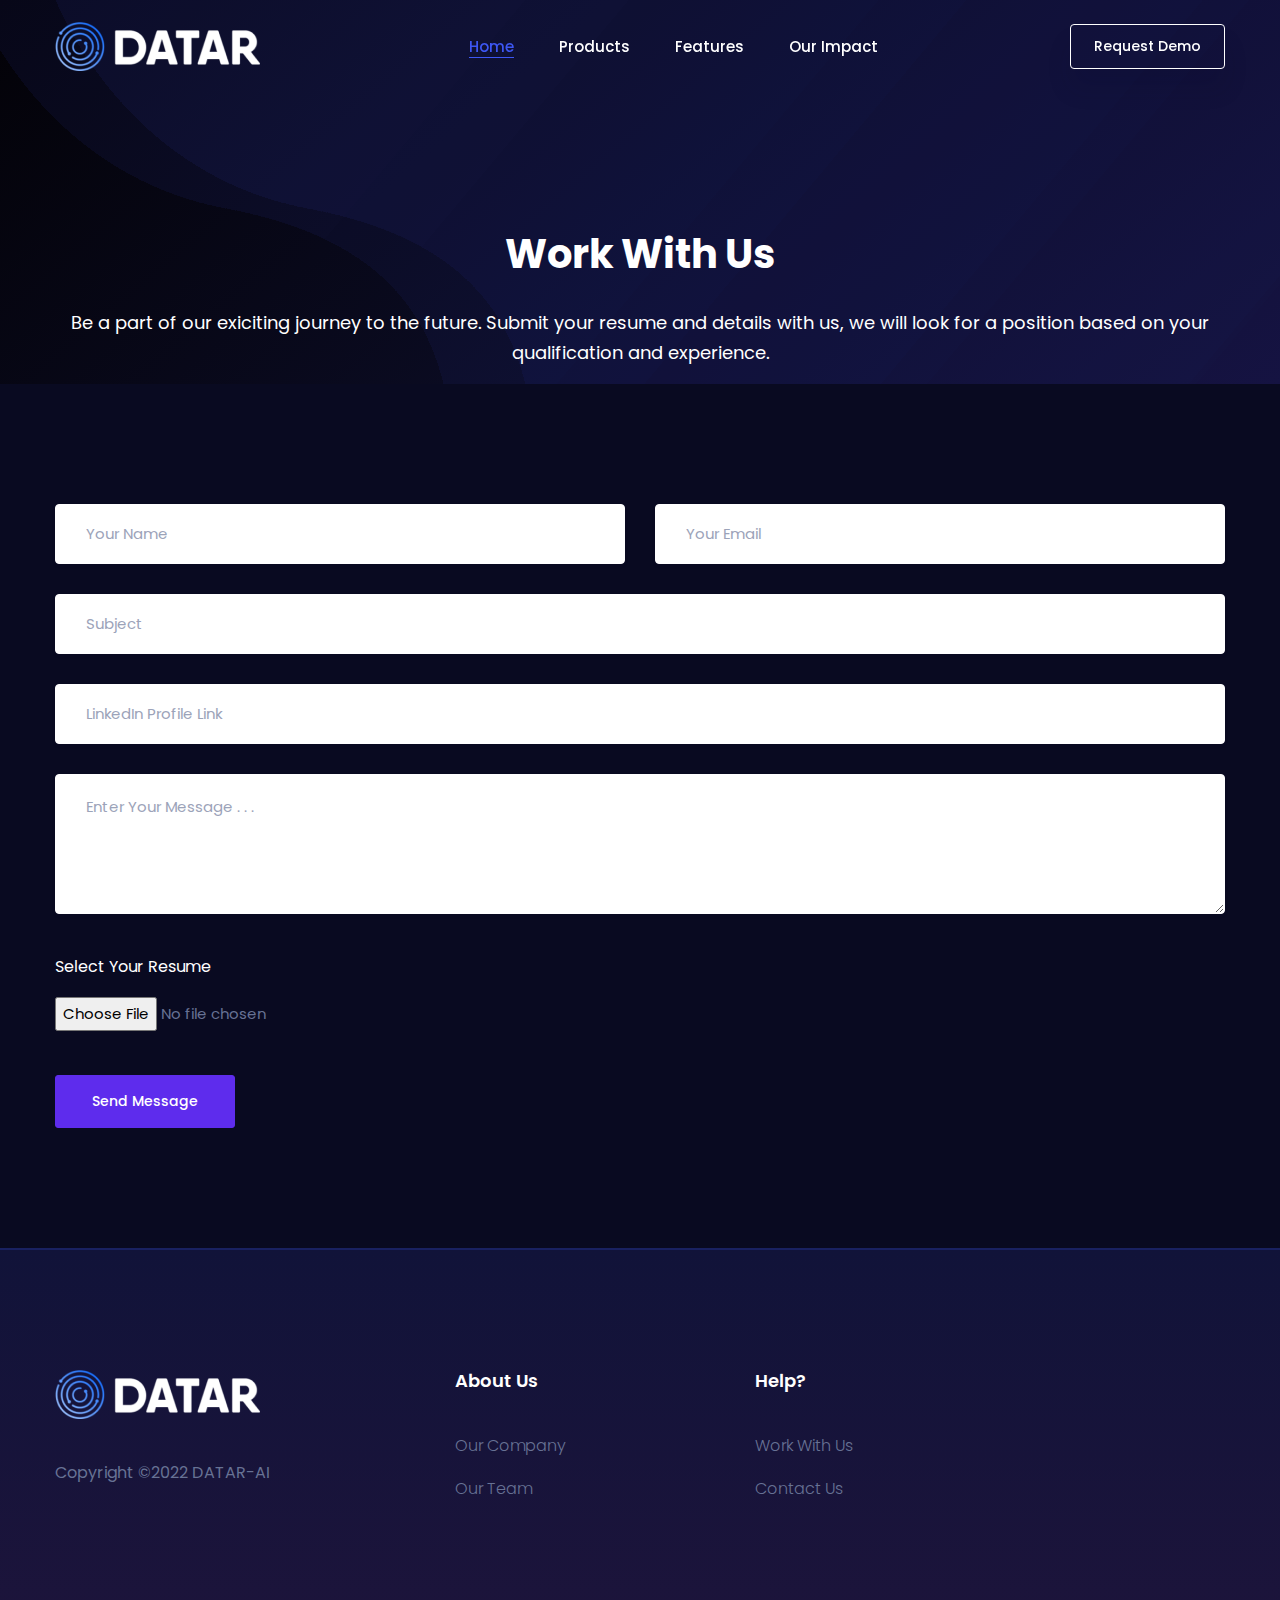
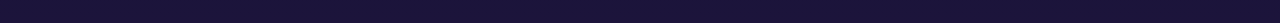
<file: work_with_us.html>
<!doctype html>
<html lang="en">

<head>
    <!-- Required meta tags -->
    <meta charset="utf-8">
    <meta name="viewport" content="width=device-width, initial-scale=1, shrink-to-fit=no">
    <link rel="shortcut icon" href="img/favicon.png" type="image/x-icon">
    <title>Work With Us</title>
    <!-- Bootstrap CSS -->
    <link rel="stylesheet" href="css/bootstrap.min.css">
    <link rel="stylesheet" href="vendors/bootstrap-selector/css/bootstrap-select.min.css">
    <!--icon font css-->
    <link rel="stylesheet" href="vendors/themify-icon/themify-icons.css">
    <link rel="stylesheet" href="vendors/flaticon/flaticon.css">
    <link rel="stylesheet" href="vendors/animation/animate.css">
    <link rel="stylesheet" href="vendors/owl-carousel/assets/owl.carousel.min.css">
    <link rel="stylesheet" href="vendors/magnify-pop/magnific-popup.css">
    <link rel="stylesheet" href="vendors/nice-select/nice-select.css">
    <link rel="stylesheet" href="vendors/scroll/jquery.mCustomScrollbar.min.css">
    <link rel="stylesheet" href="vendors/elagent/style.css">
    <link rel="stylesheet" href="css/style.css">
    <link rel="stylesheet" href="css/responsive.css">
</head>

<body>
    <div id="preloader">
        <div id="ctn-preloader" class="ctn-preloader dark">
            <div class="animation-preloader">
                <div class="spinner"></div>
                <div class="txt-loading">
                    <span data-text-preloader="D" class="letters-loading">
                        D
                    </span>
                    <span data-text-preloader="A" class="letters-loading">
                        A
                    </span>
                    <span data-text-preloader="T" class="letters-loading">
                        T
                    </span>
                    <span data-text-preloader="A" class="letters-loading">
                        A
                    </span>
                    <span data-text-preloader="R" class="letters-loading">
                        R
                    </span>
                    <span data-text-preloader="-" class="letters-loading">
                        -
                    </span>
                    <span data-text-preloader="A" class="letters-loading">
                        A
                    </span>
                    <span data-text-preloader="I" class="letters-loading">
                        I
                    </span>
                </div>
                <p class="text-center">Loading</p>
            </div>
            <div class="loader dark_bg">
                <div class="row">
                    <div class="col-3 loader-section section-left">
                        <div class="bg"></div>
                    </div>
                    <div class="col-3 loader-section section-left">
                        <div class="bg"></div>
                    </div>
                    <div class="col-3 loader-section section-right">
                        <div class="bg"></div>
                    </div>
                    <div class="col-3 loader-section section-right">
                        <div class="bg"></div>
                    </div>
                </div>
            </div>
        </div>
    </div>
    <div class="body_wrapper">
        <header class="header_area">
            <nav class="navbar navbar-expand-lg menu_six">
                <div class="container custom_container p0">
                    <a class="navbar-brand sticky_logo" href="index.html"><img src="img/logo2.png" srcset="img/logo2x-2.png 2x"
                            alt="logo"><img src="img/logo.png" srcset="img/logo2x.png 2x" alt=""></a>
                    <button class="navbar-toggler collapsed" type="button" data-toggle="collapse"
                        data-target="#navbarSupportedContent" aria-controls="navbarSupportedContent"
                        aria-expanded="false" aria-label="Toggle navigation">
                        <span class="menu_toggle">
                            <span class="hamburger">
                                <span></span>
                                <span></span>
                                <span></span>
                            </span>
                            <span class="hamburger-cross">
                                <span></span>
                                <span></span>
                            </span>
                        </span>
                    </button>

                    <div class="collapse navbar-collapse" id="navbarSupportedContent">
                        <ul class="navbar-nav menu ml-auto mr-auto">
                            <li class="nav-item dropdown submenu mega_menu mega_menu_two active">
                                <a class="nav-link dropdown-toggle" href="index.html" role="button"
                                    aria-haspopup="true" aria-expanded="false">
                                    Home
                                </a>
                            </li>
                            <li class="dropdown submenu nav-item"><a title="Products" class="dropdown-toggle nav-link"
                                    data-toggle="dropdown" role="button" aria-haspopup="true" aria-expanded="false"
                                    href="#">Products</a>
                                <ul role="menu" class=" dropdown-menu">
                                    <li class="nav-item"><a title="DATAR" class="nav-link" href="datar_prod.html">SUGGESTED ORDERS</a>
                                    </li>
                                    <li class="nav-item"><a title="MarketEye" class="nav-link" href="process.html">FORECASTS</a>
									</li>
                                    <li class="nav-item"><a title="MarketEye" class="nav-link" href="process.html">PROMOTION MAKERS</a>
									</li>
                                    <li class="nav-item"><a title="MarketEye" class="nav-link" href="process.html">SALES BUDGET SPRAYING</a>
									</li>
                                </ul>
                            </li>
                            <li class="nav-item">
                                <a class="nav-link" href="features.html" title="Features" role="button"
                                    aria-haspopup="true" aria-expanded="false">
                                    Features
                                </a>
                            </li>
                            <li class="nav-item">
                                <a class="nav-link" href="impacts.html" title="Impacts" role="button"
                                    aria-haspopup="true" aria-expanded="false">
                                    Our Impact
                                </a>
                            </li>
<!--                             <li class="nav-item">
                                <a class="nav-link" href="feedback.html" title="Feedback" role="button"
                                    aria-haspopup="true" aria-expanded="false">
                                    Customer's Feedback
                                </a>
                            </li> -->
                        </ul>
                        <a class="btn_get cus_dark" href="request_demo.html">Request Demo</a>
                    </div>
                </div>
            </nav>
        </header>

        <section class="saas_banner_area d-flex align-items-center">
            <img class="saas_shap" src="img/home6/shape-1.png" alt="">
            <img class="saas_shap" src="img/home6/shape2.png" alt="">
            <div class="container">
                <div class="row">
                    <div class="col-lg-12">
                        <div class="saas_banner_content text-center">
                            <h2 class="f_700 f_size_40 w_color mb-0 wow fadeInUp" data-wow-delay="0.3s">Work With Us</h2>
                            <p class="w_color f_400 f_size_18 l_height30 mt_30 wow fadeInUp" data-wow-delay="0.4s">Be a part of our exiciting journey to the future.
							Submit your resume and details with us, we will look for a position based on your qualification and experience.</p>
                    </div>
                </div>
            </div>
        </section>
        <section class="contact_info_area sec_pad dk_bg_one">
            <div class="container">
                <div class="row">
                    <div class="col-lg-12">
                        <div class="contact_form">
                            <form action="contact_process.php" class="contact_form_box" method="post" id="contactForm"
                                novalidate="novalidate">
                                <div class="row">
                                    <div class="col-lg-6">
                                        <div class="form-group text_box">
                                            <input type="text" id="name" name="name" placeholder="Your Name">
                                        </div>
                                    </div>
                                    <div class="col-lg-6">
                                        <div class="form-group text_box">
                                            <input type="text" name="email" id="email" placeholder="Your Email">
                                        </div>
                                    </div>
                                    <div class="col-lg-12">
                                        <div class="form-group text_box">
                                            <input type="text" id="subject" name="subject" placeholder="Subject">
                                        </div>
                                    </div>
                                    <div class="col-lg-12">
                                        <div class="form-group text_box">
                                            <input type="text" id="subject" name="linkedin" placeholder="LinkedIn Profile Link">
                                        </div>
                                    </div>
                                    <div class="col-lg-12">
                                        <div class="form-group text_box">
                                            <textarea name="message" id="message" cols="30" rows="10"
                                                placeholder="Enter Your Message . . ."></textarea>
                                        </div>
                                    </div>
                                    <div class="col-lg-12">
										<p class="w_color">Select Your Resume</p>
                                        <div class="form-group file">
                                            <input type="file" id="myfile" name="myfile"><br><br>
                                        </div>
                                    </div>									
                                </div>
                                <button type="submit" class="btn_three">Send Message</button>
                            </form>
                            <div id="success">Your message succesfully sent!</div>
                            <div id="error">Opps! There is something wrong. Please try again</div>
                        </div>
                    </div>
                </div>
            </div>
        </section>
        <footer class="footer_area_six sec_pad">
            <div class="footer_top_six">
                <div class="container">
                    <div class="row">
                        <div class="col-lg-4 col-sm-6">
                            <div class="f_widget company_widget">
                                <a class="f-logo"><img src="img/logo2.png"
                                        srcset="img/logo-3-2x.png 2x" alt="logo"></a>
                                <p class="mt_40">Copyright ©2022 DATAR-AI</p>
                            </div>
                        </div>
                        <div class="col-lg-3 col-sm-6">
                            <div class="f_widget about-widget">
                                <h3 class="f-title f_600 w_color f_size_18 mb_40">About Us</h3>
                                <ul class="list-unstyled f_list">
                                    <li><a href="aboutus.html">Our Company</a></li>
                                    <li><a href="ourteam.html">Our Team</a></li>
                                </ul>
                            </div>
                        </div>
                        <div class="col-lg-3 col-sm-6">
                            <div class="f_widget about-widget">
                                <h3 class="f-title f_600 w_color f_size_18 mb_40">Help?</h3>
                                <ul class="list-unstyled f_list">
                                    <li><a href="#">Work With Us</a></li>
                                    <li><a href="contact.html">Contact Us</a></li>
                                </ul>
                            </div>
                        </div>
<!--                         <div class="col-lg-2 col-sm-6">
                            <div class="f_widget social-widget">
                                <h3 class="f-title f_600 w_color f_size_18 mb_40">Follow Us</h3>
                                <div class="f_social_icon">
                                    <a href="#" class="ti-facebook"></a>
                                    <a href="#" class="ti-twitter-alt"></a>
                                    <a href="#" class="ti-vimeo-alt"></a>
                                    <a href="#" class="ti-pinterest"></a>
                                </div>
                            </div>
                        </div> -->
                    </div>
                </div>
            </div>
        </footer>
    </div>
    <!-- Optional JavaScript -->
    <!-- jQuery first, then Popper.js, then Bootstrap JS -->
    <script src="js/jquery-3.6.0.min.js"></script>
    <script src="js/propper.js"></script>
    <script src="js/bootstrap.min.js"></script>
    <script src="vendors/bootstrap-selector/js/bootstrap-select.min.js"></script>
    <script src="vendors/wow/wow.min.js"></script>
    <script src="vendors/sckroller/jquery.parallax-scroll.js"></script>
    <script src="vendors/owl-carousel/owl.carousel.min.js"></script>
    <script src="vendors/nice-select/jquery.nice-select.min.js"></script>
    <script src="vendors/imagesloaded/imagesloaded.pkgd.min.js"></script>
    <script src="vendors/isotope/isotope-min.js"></script>
    <script src="vendors/magnify-pop/jquery.magnific-popup.min.js"></script>
    <script src="vendors/scroll/jquery.mCustomScrollbar.concat.min.js"></script>
    <script src="js/main.js"></script>
</body>

</html>
</file>
<file: vendors/themify-icon/themify-icons.css>
@font-face {
	font-family: 'themify';
	src:url('fonts/themify.eot?-fvbane');
	src:url('fonts/themify.eot?#iefix-fvbane') format('embedded-opentype'),
		url('fonts/themify.woff?-fvbane') format('woff'),
		url('fonts/themify.ttf?-fvbane') format('truetype'),
		url('fonts/themify.svg?-fvbane#themify') format('svg');
	font-weight: normal;
	font-style: normal;
}

[class^="ti-"], [class*=" ti-"] {
	font-family: 'themify';
	speak: none;
	font-style: normal;
	font-weight: normal;
	font-variant: normal;
	text-transform: none;
	line-height: 1;

	/* Better Font Rendering =========== */
	-webkit-font-smoothing: antialiased;
	-moz-osx-font-smoothing: grayscale;
}

.ti-wand:before {
	content: "\e600";
}
.ti-volume:before {
	content: "\e601";
}
.ti-user:before {
	content: "\e602";
}
.ti-unlock:before {
	content: "\e603";
}
.ti-unlink:before {
	content: "\e604";
}
.ti-trash:before {
	content: "\e605";
}
.ti-thought:before {
	content: "\e606";
}
.ti-target:before {
	content: "\e607";
}
.ti-tag:before {
	content: "\e608";
}
.ti-tablet:before {
	content: "\e609";
}
.ti-star:before {
	content: "\e60a";
}
.ti-spray:before {
	content: "\e60b";
}
.ti-signal:before {
	content: "\e60c";
}
.ti-shopping-cart:before {
	content: "\e60d";
}
.ti-shopping-cart-full:before {
	content: "\e60e";
}
.ti-settings:before {
	content: "\e60f";
}
.ti-search:before {
	content: "\e610";
}
.ti-zoom-in:before {
	content: "\e611";
}
.ti-zoom-out:before {
	content: "\e612";
}
.ti-cut:before {
	content: "\e613";
}
.ti-ruler:before {
	content: "\e614";
}
.ti-ruler-pencil:before {
	content: "\e615";
}
.ti-ruler-alt:before {
	content: "\e616";
}
.ti-bookmark:before {
	content: "\e617";
}
.ti-bookmark-alt:before {
	content: "\e618";
}
.ti-reload:before {
	content: "\e619";
}
.ti-plus:before {
	content: "\e61a";
}
.ti-pin:before {
	content: "\e61b";
}
.ti-pencil:before {
	content: "\e61c";
}
.ti-pencil-alt:before {
	content: "\e61d";
}
.ti-paint-roller:before {
	content: "\e61e";
}
.ti-paint-bucket:before {
	content: "\e61f";
}
.ti-na:before {
	content: "\e620";
}
.ti-mobile:before {
	content: "\e621";
}
.ti-minus:before {
	content: "\e622";
}
.ti-medall:before {
	content: "\e623";
}
.ti-medall-alt:before {
	content: "\e624";
}
.ti-marker:before {
	content: "\e625";
}
.ti-marker-alt:before {
	content: "\e626";
}
.ti-arrow-up:before {
	content: "\e627";
}
.ti-arrow-right:before {
	content: "\e628";
}
.ti-arrow-left:before {
	content: "\e629";
}
.ti-arrow-down:before {
	content: "\e62a";
}
.ti-lock:before {
	content: "\e62b";
}
.ti-location-arrow:before {
	content: "\e62c";
}
.ti-link:before {
	content: "\e62d";
}
.ti-layout:before {
	content: "\e62e";
}
.ti-layers:before {
	content: "\e62f";
}
.ti-layers-alt:before {
	content: "\e630";
}
.ti-key:before {
	content: "\e631";
}
.ti-import:before {
	content: "\e632";
}
.ti-image:before {
	content: "\e633";
}
.ti-heart:before {
	content: "\e634";
}
.ti-heart-broken:before {
	content: "\e635";
}
.ti-hand-stop:before {
	content: "\e636";
}
.ti-hand-open:before {
	content: "\e637";
}
.ti-hand-drag:before {
	content: "\e638";
}
.ti-folder:before {
	content: "\e639";
}
.ti-flag:before {
	content: "\e63a";
}
.ti-flag-alt:before {
	content: "\e63b";
}
.ti-flag-alt-2:before {
	content: "\e63c";
}
.ti-eye:before {
	content: "\e63d";
}
.ti-export:before {
	content: "\e63e";
}
.ti-exchange-vertical:before {
	content: "\e63f";
}
.ti-desktop:before {
	content: "\e640";
}
.ti-cup:before {
	content: "\e641";
}
.ti-crown:before {
	content: "\e642";
}
.ti-comments:before {
	content: "\e643";
}
.ti-comment:before {
	content: "\e644";
}
.ti-comment-alt:before {
	content: "\e645";
}
.ti-close:before {
	content: "\e646";
}
.ti-clip:before {
	content: "\e647";
}
.ti-angle-up:before {
	content: "\e648";
}
.ti-angle-right:before {
	content: "\e649";
}
.ti-angle-left:before {
	content: "\e64a";
}
.ti-angle-down:before {
	content: "\e64b";
}
.ti-check:before {
	content: "\e64c";
}
.ti-check-box:before {
	content: "\e64d";
}
.ti-camera:before {
	content: "\e64e";
}
.ti-announcement:before {
	content: "\e64f";
}
.ti-brush:before {
	content: "\e650";
}
.ti-briefcase:before {
	content: "\e651";
}
.ti-bolt:before {
	content: "\e652";
}
.ti-bolt-alt:before {
	content: "\e653";
}
.ti-blackboard:before {
	content: "\e654";
}
.ti-bag:before {
	content: "\e655";
}
.ti-move:before {
	content: "\e656";
}
.ti-arrows-vertical:before {
	content: "\e657";
}
.ti-arrows-horizontal:before {
	content: "\e658";
}
.ti-fullscreen:before {
	content: "\e659";
}
.ti-arrow-top-right:before {
	content: "\e65a";
}
.ti-arrow-top-left:before {
	content: "\e65b";
}
.ti-arrow-circle-up:before {
	content: "\e65c";
}
.ti-arrow-circle-right:before {
	content: "\e65d";
}
.ti-arrow-circle-left:before {
	content: "\e65e";
}
.ti-arrow-circle-down:before {
	content: "\e65f";
}
.ti-angle-double-up:before {
	content: "\e660";
}
.ti-angle-double-right:before {
	content: "\e661";
}
.ti-angle-double-left:before {
	content: "\e662";
}
.ti-angle-double-down:before {
	content: "\e663";
}
.ti-zip:before {
	content: "\e664";
}
.ti-world:before {
	content: "\e665";
}
.ti-wheelchair:before {
	content: "\e666";
}
.ti-view-list:before {
	content: "\e667";
}
.ti-view-list-alt:before {
	content: "\e668";
}
.ti-view-grid:before {
	content: "\e669";
}
.ti-uppercase:before {
	content: "\e66a";
}
.ti-upload:before {
	content: "\e66b";
}
.ti-underline:before {
	content: "\e66c";
}
.ti-truck:before {
	content: "\e66d";
}
.ti-timer:before {
	content: "\e66e";
}
.ti-ticket:before {
	content: "\e66f";
}
.ti-thumb-up:before {
	content: "\e670";
}
.ti-thumb-down:before {
	content: "\e671";
}
.ti-text:before {
	content: "\e672";
}
.ti-stats-up:before {
	content: "\e673";
}
.ti-stats-down:before {
	content: "\e674";
}
.ti-split-v:before {
	content: "\e675";
}
.ti-split-h:before {
	content: "\e676";
}
.ti-smallcap:before {
	content: "\e677";
}
.ti-shine:before {
	content: "\e678";
}
.ti-shift-right:before {
	content: "\e679";
}
.ti-shift-left:before {
	content: "\e67a";
}
.ti-shield:before {
	content: "\e67b";
}
.ti-notepad:before {
	content: "\e67c";
}
.ti-server:before {
	content: "\e67d";
}
.ti-quote-right:before {
	content: "\e67e";
}
.ti-quote-left:before {
	content: "\e67f";
}
.ti-pulse:before {
	content: "\e680";
}
.ti-printer:before {
	content: "\e681";
}
.ti-power-off:before {
	content: "\e682";
}
.ti-plug:before {
	content: "\e683";
}
.ti-pie-chart:before {
	content: "\e684";
}
.ti-paragraph:before {
	content: "\e685";
}
.ti-panel:before {
	content: "\e686";
}
.ti-package:before {
	content: "\e687";
}
.ti-music:before {
	content: "\e688";
}
.ti-music-alt:before {
	content: "\e689";
}
.ti-mouse:before {
	content: "\e68a";
}
.ti-mouse-alt:before {
	content: "\e68b";
}
.ti-money:before {
	content: "\e68c";
}
.ti-microphone:before {
	content: "\e68d";
}
.ti-menu:before {
	content: "\e68e";
}
.ti-menu-alt:before {
	content: "\e68f";
}
.ti-map:before {
	content: "\e690";
}
.ti-map-alt:before {
	content: "\e691";
}
.ti-loop:before {
	content: "\e692";
}
.ti-location-pin:before {
	content: "\e693";
}
.ti-list:before {
	content: "\e694";
}
.ti-light-bulb:before {
	content: "\e695";
}
.ti-Italic:before {
	content: "\e696";
}
.ti-info:before {
	content: "\e697";
}
.ti-infinite:before {
	content: "\e698";
}
.ti-id-badge:before {
	content: "\e699";
}
.ti-hummer:before {
	content: "\e69a";
}
.ti-home:before {
	content: "\e69b";
}
.ti-help:before {
	content: "\e69c";
}
.ti-headphone:before {
	content: "\e69d";
}
.ti-harddrives:before {
	content: "\e69e";
}
.ti-harddrive:before {
	content: "\e69f";
}
.ti-gift:before {
	content: "\e6a0";
}
.ti-game:before {
	content: "\e6a1";
}
.ti-filter:before {
	content: "\e6a2";
}
.ti-files:before {
	content: "\e6a3";
}
.ti-file:before {
	content: "\e6a4";
}
.ti-eraser:before {
	content: "\e6a5";
}
.ti-envelope:before {
	content: "\e6a6";
}
.ti-download:before {
	content: "\e6a7";
}
.ti-direction:before {
	content: "\e6a8";
}
.ti-direction-alt:before {
	content: "\e6a9";
}
.ti-dashboard:before {
	content: "\e6aa";
}
.ti-control-stop:before {
	content: "\e6ab";
}
.ti-control-shuffle:before {
	content: "\e6ac";
}
.ti-control-play:before {
	content: "\e6ad";
}
.ti-control-pause:before {
	content: "\e6ae";
}
.ti-control-forward:before {
	content: "\e6af";
}
.ti-control-backward:before {
	content: "\e6b0";
}
.ti-cloud:before {
	content: "\e6b1";
}
.ti-cloud-up:before {
	content: "\e6b2";
}
.ti-cloud-down:before {
	content: "\e6b3";
}
.ti-clipboard:before {
	content: "\e6b4";
}
.ti-car:before {
	content: "\e6b5";
}
.ti-calendar:before {
	content: "\e6b6";
}
.ti-book:before {
	content: "\e6b7";
}
.ti-bell:before {
	content: "\e6b8";
}
.ti-basketball:before {
	content: "\e6b9";
}
.ti-bar-chart:before {
	content: "\e6ba";
}
.ti-bar-chart-alt:before {
	content: "\e6bb";
}
.ti-back-right:before {
	content: "\e6bc";
}
.ti-back-left:before {
	content: "\e6bd";
}
.ti-arrows-corner:before {
	content: "\e6be";
}
.ti-archive:before {
	content: "\e6bf";
}
.ti-anchor:before {
	content: "\e6c0";
}
.ti-align-right:before {
	content: "\e6c1";
}
.ti-align-left:before {
	content: "\e6c2";
}
.ti-align-justify:before {
	content: "\e6c3";
}
.ti-align-center:before {
	content: "\e6c4";
}
.ti-alert:before {
	content: "\e6c5";
}
.ti-alarm-clock:before {
	content: "\e6c6";
}
.ti-agenda:before {
	content: "\e6c7";
}
.ti-write:before {
	content: "\e6c8";
}
.ti-window:before {
	content: "\e6c9";
}
.ti-widgetized:before {
	content: "\e6ca";
}
.ti-widget:before {
	content: "\e6cb";
}
.ti-widget-alt:before {
	content: "\e6cc";
}
.ti-wallet:before {
	content: "\e6cd";
}
.ti-video-clapper:before {
	content: "\e6ce";
}
.ti-video-camera:before {
	content: "\e6cf";
}
.ti-vector:before {
	content: "\e6d0";
}
.ti-themify-logo:before {
	content: "\e6d1";
}
.ti-themify-favicon:before {
	content: "\e6d2";
}
.ti-themify-favicon-alt:before {
	content: "\e6d3";
}
.ti-support:before {
	content: "\e6d4";
}
.ti-stamp:before {
	content: "\e6d5";
}
.ti-split-v-alt:before {
	content: "\e6d6";
}
.ti-slice:before {
	content: "\e6d7";
}
.ti-shortcode:before {
	content: "\e6d8";
}
.ti-shift-right-alt:before {
	content: "\e6d9";
}
.ti-shift-left-alt:before {
	content: "\e6da";
}
.ti-ruler-alt-2:before {
	content: "\e6db";
}
.ti-receipt:before {
	content: "\e6dc";
}
.ti-pin2:before {
	content: "\e6dd";
}
.ti-pin-alt:before {
	content: "\e6de";
}
.ti-pencil-alt2:before {
	content: "\e6df";
}
.ti-palette:before {
	content: "\e6e0";
}
.ti-more:before {
	content: "\e6e1";
}
.ti-more-alt:before {
	content: "\e6e2";
}
.ti-microphone-alt:before {
	content: "\e6e3";
}
.ti-magnet:before {
	content: "\e6e4";
}
.ti-line-double:before {
	content: "\e6e5";
}
.ti-line-dotted:before {
	content: "\e6e6";
}
.ti-line-dashed:before {
	content: "\e6e7";
}
.ti-layout-width-full:before {
	content: "\e6e8";
}
.ti-layout-width-default:before {
	content: "\e6e9";
}
.ti-layout-width-default-alt:before {
	content: "\e6ea";
}
.ti-layout-tab:before {
	content: "\e6eb";
}
.ti-layout-tab-window:before {
	content: "\e6ec";
}
.ti-layout-tab-v:before {
	content: "\e6ed";
}
.ti-layout-tab-min:before {
	content: "\e6ee";
}
.ti-layout-slider:before {
	content: "\e6ef";
}
.ti-layout-slider-alt:before {
	content: "\e6f0";
}
.ti-layout-sidebar-right:before {
	content: "\e6f1";
}
.ti-layout-sidebar-none:before {
	content: "\e6f2";
}
.ti-layout-sidebar-left:before {
	content: "\e6f3";
}
.ti-layout-placeholder:before {
	content: "\e6f4";
}
.ti-layout-menu:before {
	content: "\e6f5";
}
.ti-layout-menu-v:before {
	content: "\e6f6";
}
.ti-layout-menu-separated:before {
	content: "\e6f7";
}
.ti-layout-menu-full:before {
	content: "\e6f8";
}
.ti-layout-media-right-alt:before {
	content: "\e6f9";
}
.ti-layout-media-right:before {
	content: "\e6fa";
}
.ti-layout-media-overlay:before {
	content: "\e6fb";
}
.ti-layout-media-overlay-alt:before {
	content: "\e6fc";
}
.ti-layout-media-overlay-alt-2:before {
	content: "\e6fd";
}
.ti-layout-media-left-alt:before {
	content: "\e6fe";
}
.ti-layout-media-left:before {
	content: "\e6ff";
}
.ti-layout-media-center-alt:before {
	content: "\e700";
}
.ti-layout-media-center:before {
	content: "\e701";
}
.ti-layout-list-thumb:before {
	content: "\e702";
}
.ti-layout-list-thumb-alt:before {
	content: "\e703";
}
.ti-layout-list-post:before {
	content: "\e704";
}
.ti-layout-list-large-image:before {
	content: "\e705";
}
.ti-layout-line-solid:before {
	content: "\e706";
}
.ti-layout-grid4:before {
	content: "\e707";
}
.ti-layout-grid3:before {
	content: "\e708";
}
.ti-layout-grid2:before {
	content: "\e709";
}
.ti-layout-grid2-thumb:before {
	content: "\e70a";
}
.ti-layout-cta-right:before {
	content: "\e70b";
}
.ti-layout-cta-left:before {
	content: "\e70c";
}
.ti-layout-cta-center:before {
	content: "\e70d";
}
.ti-layout-cta-btn-right:before {
	content: "\e70e";
}
.ti-layout-cta-btn-left:before {
	content: "\e70f";
}
.ti-layout-column4:before {
	content: "\e710";
}
.ti-layout-column3:before {
	content: "\e711";
}
.ti-layout-column2:before {
	content: "\e712";
}
.ti-layout-accordion-separated:before {
	content: "\e713";
}
.ti-layout-accordion-merged:before {
	content: "\e714";
}
.ti-layout-accordion-list:before {
	content: "\e715";
}
.ti-ink-pen:before {
	content: "\e716";
}
.ti-info-alt:before {
	content: "\e717";
}
.ti-help-alt:before {
	content: "\e718";
}
.ti-headphone-alt:before {
	content: "\e719";
}
.ti-hand-point-up:before {
	content: "\e71a";
}
.ti-hand-point-right:before {
	content: "\e71b";
}
.ti-hand-point-left:before {
	content: "\e71c";
}
.ti-hand-point-down:before {
	content: "\e71d";
}
.ti-gallery:before {
	content: "\e71e";
}
.ti-face-smile:before {
	content: "\e71f";
}
.ti-face-sad:before {
	content: "\e720";
}
.ti-credit-card:before {
	content: "\e721";
}
.ti-control-skip-forward:before {
	content: "\e722";
}
.ti-control-skip-backward:before {
	content: "\e723";
}
.ti-control-record:before {
	content: "\e724";
}
.ti-control-eject:before {
	content: "\e725";
}
.ti-comments-smiley:before {
	content: "\e726";
}
.ti-brush-alt:before {
	content: "\e727";
}
.ti-youtube:before {
	content: "\e728";
}
.ti-vimeo:before {
	content: "\e729";
}
.ti-twitter:before {
	content: "\e72a";
}
.ti-time:before {
	content: "\e72b";
}
.ti-tumblr:before {
	content: "\e72c";
}
.ti-skype:before {
	content: "\e72d";
}
.ti-share:before {
	content: "\e72e";
}
.ti-share-alt:before {
	content: "\e72f";
}
.ti-rocket:before {
	content: "\e730";
}
.ti-pinterest:before {
	content: "\e731";
}
.ti-new-window:before {
	content: "\e732";
}
.ti-microsoft:before {
	content: "\e733";
}
.ti-list-ol:before {
	content: "\e734";
}
.ti-linkedin:before {
	content: "\e735";
}
.ti-layout-sidebar-2:before {
	content: "\e736";
}
.ti-layout-grid4-alt:before {
	content: "\e737";
}
.ti-layout-grid3-alt:before {
	content: "\e738";
}
.ti-layout-grid2-alt:before {
	content: "\e739";
}
.ti-layout-column4-alt:before {
	content: "\e73a";
}
.ti-layout-column3-alt:before {
	content: "\e73b";
}
.ti-layout-column2-alt:before {
	content: "\e73c";
}
.ti-instagram:before {
	content: "\e73d";
}
.ti-google:before {
	content: "\e73e";
}
.ti-github:before {
	content: "\e73f";
}
.ti-flickr:before {
	content: "\e740";
}
.ti-facebook:before {
	content: "\e741";
}
.ti-dropbox:before {
	content: "\e742";
}
.ti-dribbble:before {
	content: "\e743";
}
.ti-apple:before {
	content: "\e744";
}
.ti-android:before {
	content: "\e745";
}
.ti-save:before {
	content: "\e746";
}
.ti-save-alt:before {
	content: "\e747";
}
.ti-yahoo:before {
	content: "\e748";
}
.ti-wordpress:before {
	content: "\e749";
}
.ti-vimeo-alt:before {
	content: "\e74a";
}
.ti-twitter-alt:before {
	content: "\e74b";
}
.ti-tumblr-alt:before {
	content: "\e74c";
}
.ti-trello:before {
	content: "\e74d";
}
.ti-stack-overflow:before {
	content: "\e74e";
}
.ti-soundcloud:before {
	content: "\e74f";
}
.ti-sharethis:before {
	content: "\e750";
}
.ti-sharethis-alt:before {
	content: "\e751";
}
.ti-reddit:before {
	content: "\e752";
}
.ti-pinterest-alt:before {
	content: "\e753";
}
.ti-microsoft-alt:before {
	content: "\e754";
}
.ti-linux:before {
	content: "\e755";
}
.ti-jsfiddle:before {
	content: "\e756";
}
.ti-joomla:before {
	content: "\e757";
}
.ti-html5:before {
	content: "\e758";
}
.ti-flickr-alt:before {
	content: "\e759";
}
.ti-email:before {
	content: "\e75a";
}
.ti-drupal:before {
	content: "\e75b";
}
.ti-dropbox-alt:before {
	content: "\e75c";
}
.ti-css3:before {
	content: "\e75d";
}
.ti-rss:before {
	content: "\e75e";
}
.ti-rss-alt:before {
	content: "\e75f";
}
</file>
<file: vendors/flaticon/flaticon.css>
/*
  	Flaticon icon font: Flaticon
  	Creation date: 24/07/2020 07:52
  	*/

@font-face {
  font-family: "Flaticon";
  src: url("./Flaticon.eot");
  src: url("./Flaticon.eot?#iefix") format("embedded-opentype"),
       url("./Flaticon.woff") format("woff"),
       url("./Flaticon.ttf") format("truetype"),
       url("./Flaticon.svg#Flaticon") format("svg");
  font-weight: normal;
  font-style: normal;
}

@media screen and (-webkit-min-device-pixel-ratio:0) {
  @font-face {
    font-family: "Flaticon";
    src: url("./Flaticon.svg#Flaticon") format("svg");
  }
}

[class^="flaticon-"]:before, [class*=" flaticon-"]:before,
[class^="flaticon-"]:after, [class*=" flaticon-"]:after {   
  font-family: Flaticon;
        font-size: 20px;
font-style: normal;
margin-left: 20px;
}

.flaticon-target:before { content: "\f100"; }
.flaticon-lightbulb:before { content: "\f101"; }
.flaticon-mortarboard:before { content: "\f102"; }
</file>
<file: vendors/nice-select/nice-select.css>
.nice-select {
  -webkit-tap-highlight-color: transparent;
  background-color: #fff;
  border-radius: 5px;
  border: solid 1px #e8e8e8;
  box-sizing: border-box;
  clear: both;
  cursor: pointer;
  display: block;
  float: left;
  font-family: inherit;
  font-size: 14px;
  font-weight: normal;
  height: 42px;
  line-height: 40px;
  outline: none;
  padding-left: 18px;
  padding-right: 30px;
  position: relative;
  text-align: left !important;
  -webkit-transition: all 0.2s ease-in-out;
  transition: all 0.2s ease-in-out;
  -webkit-user-select: none;
     -moz-user-select: none;
      -ms-user-select: none;
          user-select: none;
  white-space: nowrap;
  width: auto; }
  .nice-select:hover {
    border-color: #dbdbdb; }
  .nice-select:active, .nice-select.open, .nice-select:focus {
    border-color: #999; }
  .nice-select:after {
    border-bottom: 2px solid #999;
    border-right: 2px solid #999;
    content: '';
    display: block;
    height: 5px;
    margin-top: -4px;
    pointer-events: none;
    position: absolute;
    right: 12px;
    top: 50%;
    -webkit-transform-origin: 66% 66%;
        -ms-transform-origin: 66% 66%;
            transform-origin: 66% 66%;
    -webkit-transform: rotate(45deg);
        -ms-transform: rotate(45deg);
            transform: rotate(45deg);
    -webkit-transition: all 0.15s ease-in-out;
    transition: all 0.15s ease-in-out;
    width: 5px; }
  .nice-select.open:after {
    -webkit-transform: rotate(-135deg);
        -ms-transform: rotate(-135deg);
            transform: rotate(-135deg); }
  .nice-select.open .list {
    opacity: 1;
    pointer-events: auto;
    -webkit-transform: scale(1) translateY(0);
        -ms-transform: scale(1) translateY(0);
            transform: scale(1) translateY(0); }
  .nice-select.disabled {
    border-color: #ededed;
    color: #999;
    pointer-events: none; }
    .nice-select.disabled:after {
      border-color: #cccccc; }
  .nice-select.wide {
    width: 100%; }
    .nice-select.wide .list {
      left: 0 !important;
      right: 0 !important; }
  .nice-select.right {
    float: right; }
    .nice-select.right .list {
      left: auto;
      right: 0; }
  .nice-select.small {
    font-size: 12px;
    height: 36px;
    line-height: 34px; }
    .nice-select.small:after {
      height: 4px;
      width: 4px; }
    .nice-select.small .option {
      line-height: 34px;
      min-height: 34px; }
  .nice-select .list {
    background-color: #fff;
    border-radius: 5px;
    box-shadow: 0 0 0 1px rgba(68, 68, 68, 0.11);
    box-sizing: border-box;
    margin-top: 4px;
    opacity: 0;
    overflow: hidden;
    padding: 0;
    pointer-events: none;
    position: absolute;
    top: 100%;
    left: 0;
    -webkit-transform-origin: 50% 0;
        -ms-transform-origin: 50% 0;
            transform-origin: 50% 0;
    -webkit-transform: scale(0.75) translateY(-21px);
        -ms-transform: scale(0.75) translateY(-21px);
            transform: scale(0.75) translateY(-21px);
    -webkit-transition: all 0.2s cubic-bezier(0.5, 0, 0, 1.25), opacity 0.15s ease-out;
    transition: all 0.2s cubic-bezier(0.5, 0, 0, 1.25), opacity 0.15s ease-out;
    z-index: 9; }
    .nice-select .list:hover .option:not(:hover) {
      background-color: transparent !important; }
  .nice-select .option {
    cursor: pointer;
    font-weight: 400;
    line-height: 40px;
    list-style: none;
    min-height: 40px;
    outline: none;
    padding-left: 18px;
    padding-right: 29px;
    text-align: left;
    -webkit-transition: all 0.2s;
    transition: all 0.2s; }
    .nice-select .option:hover, .nice-select .option.focus, .nice-select .option.selected.focus {
      background-color: #f6f6f6; }
    .nice-select .option.selected {
      font-weight: bold; }
    .nice-select .option.disabled {
      background-color: transparent;
      color: #999;
      cursor: default; }

.no-csspointerevents .nice-select .list {
  display: none; }

.no-csspointerevents .nice-select.open .list {
  display: block; }
</file>
<file: vendors/elagent/style.css>
@font-face {
	font-family: 'ElegantIcons';
	src:url('fonts/ElegantIcons.eot');
	src:url('fonts/ElegantIcons.eot?#iefix') format('embedded-opentype'),
		url('fonts/ElegantIcons.woff') format('woff'),
		url('fonts/ElegantIcons.ttf') format('truetype'),
		url('fonts/ElegantIcons.svg#ElegantIcons') format('svg');
	font-weight: normal;
	font-style: normal;
}

/* Use the following CSS code if you want to use data attributes for inserting your icons */
[data-icon]:before {
	font-family: 'ElegantIcons';
	content: attr(data-icon);
	speak: none;
	font-weight: normal;
	font-variant: normal;
	text-transform: none;
	line-height: 1;
	-webkit-font-smoothing: antialiased;
	-moz-osx-font-smoothing: grayscale;
}

/* Use the following CSS code if you want to have a class per icon */
/*
Instead of a list of all class selectors,
you can use the generic selector below, but it's slower:
[class*="your-class-prefix"] {
*/
.arrow_up, .arrow_down, .arrow_left, .arrow_right, .arrow_left-up, .arrow_right-up, .arrow_right-down, .arrow_left-down, .arrow-up-down, .arrow_up-down_alt, .arrow_left-right_alt, .arrow_left-right, .arrow_expand_alt2, .arrow_expand_alt, .arrow_condense, .arrow_expand, .arrow_move, .arrow_carrot-up, .arrow_carrot-down, .arrow_carrot-left, .arrow_carrot-right, .arrow_carrot-2up, .arrow_carrot-2down, .arrow_carrot-2left, .arrow_carrot-2right, .arrow_carrot-up_alt2, .arrow_carrot-down_alt2, .arrow_carrot-left_alt2, .arrow_carrot-right_alt2, .arrow_carrot-2up_alt2, .arrow_carrot-2down_alt2, .arrow_carrot-2left_alt2, .arrow_carrot-2right_alt2, .arrow_triangle-up, .arrow_triangle-down, .arrow_triangle-left, .arrow_triangle-right, .arrow_triangle-up_alt2, .arrow_triangle-down_alt2, .arrow_triangle-left_alt2, .arrow_triangle-right_alt2, .arrow_back, .icon_minus-06, .icon_plus, .icon_close, .icon_check, .icon_minus_alt2, .icon_plus_alt2, .icon_close_alt2, .icon_check_alt2, .icon_zoom-out_alt, .icon_zoom-in_alt, .icon_search, .icon_box-empty, .icon_box-selected, .icon_minus-box, .icon_plus-box, .icon_box-checked, .icon_circle-empty, .icon_circle-slelected, .icon_stop_alt2, .icon_stop, .icon_pause_alt2, .icon_pause, .icon_menu, .icon_menu-square_alt2, .icon_menu-circle_alt2, .icon_ul, .icon_ol, .icon_adjust-horiz, .icon_adjust-vert, .icon_document_alt, .icon_documents_alt, .icon_pencil, .icon_pencil-edit_alt, .icon_pencil-edit, .icon_folder-alt, .icon_folder-open_alt, .icon_folder-add_alt, .icon_info_alt, .icon_error-oct_alt, .icon_error-circle_alt, .icon_error-triangle_alt, .icon_question_alt2, .icon_question, .icon_comment_alt, .icon_chat_alt, .icon_vol-mute_alt, .icon_volume-low_alt, .icon_volume-high_alt, .icon_quotations, .icon_quotations_alt2, .icon_clock_alt, .icon_lock_alt, .icon_lock-open_alt, .icon_key_alt, .icon_cloud_alt, .icon_cloud-upload_alt, .icon_cloud-download_alt, .icon_image, .icon_images, .icon_lightbulb_alt, .icon_gift_alt, .icon_house_alt, .icon_genius, .icon_mobile, .icon_tablet, .icon_laptop, .icon_desktop, .icon_camera_alt, .icon_mail_alt, .icon_cone_alt, .icon_ribbon_alt, .icon_bag_alt, .icon_creditcard, .icon_cart_alt, .icon_paperclip, .icon_tag_alt, .icon_tags_alt, .icon_trash_alt, .icon_cursor_alt, .icon_mic_alt, .icon_compass_alt, .icon_pin_alt, .icon_pushpin_alt, .icon_map_alt, .icon_drawer_alt, .icon_toolbox_alt, .icon_book_alt, .icon_calendar, .icon_film, .icon_table, .icon_contacts_alt, .icon_headphones, .icon_lifesaver, .icon_piechart, .icon_refresh, .icon_link_alt, .icon_link, .icon_loading, .icon_blocked, .icon_archive_alt, .icon_heart_alt, .icon_star_alt, .icon_star-half_alt, .icon_star, .icon_star-half, .icon_tools, .icon_tool, .icon_cog, .icon_cogs, .arrow_up_alt, .arrow_down_alt, .arrow_left_alt, .arrow_right_alt, .arrow_left-up_alt, .arrow_right-up_alt, .arrow_right-down_alt, .arrow_left-down_alt, .arrow_condense_alt, .arrow_expand_alt3, .arrow_carrot_up_alt, .arrow_carrot-down_alt, .arrow_carrot-left_alt, .arrow_carrot-right_alt, .arrow_carrot-2up_alt, .arrow_carrot-2dwnn_alt, .arrow_carrot-2left_alt, .arrow_carrot-2right_alt, .arrow_triangle-up_alt, .arrow_triangle-down_alt, .arrow_triangle-left_alt, .arrow_triangle-right_alt, .icon_minus_alt, .icon_plus_alt, .icon_close_alt, .icon_check_alt, .icon_zoom-out, .icon_zoom-in, .icon_stop_alt, .icon_menu-square_alt, .icon_menu-circle_alt, .icon_document, .icon_documents, .icon_pencil_alt, .icon_folder, .icon_folder-open, .icon_folder-add, .icon_folder_upload, .icon_folder_download, .icon_info, .icon_error-circle, .icon_error-oct, .icon_error-triangle, .icon_question_alt, .icon_comment, .icon_chat, .icon_vol-mute, .icon_volume-low, .icon_volume-high, .icon_quotations_alt, .icon_clock, .icon_lock, .icon_lock-open, .icon_key, .icon_cloud, .icon_cloud-upload, .icon_cloud-download, .icon_lightbulb, .icon_gift, .icon_house, .icon_camera, .icon_mail, .icon_cone, .icon_ribbon, .icon_bag, .icon_cart, .icon_tag, .icon_tags, .icon_trash, .icon_cursor, .icon_mic, .icon_compass, .icon_pin, .icon_pushpin, .icon_map, .icon_drawer, .icon_toolbox, .icon_book, .icon_contacts, .icon_archive, .icon_heart, .icon_profile, .icon_group, .icon_grid-2x2, .icon_grid-3x3, .icon_music, .icon_pause_alt, .icon_phone, .icon_upload, .icon_download, .social_facebook, .social_twitter, .social_pinterest, .social_googleplus, .social_tumblr, .social_tumbleupon, .social_wordpress, .social_instagram, .social_dribbble, .social_vimeo, .social_linkedin, .social_rss, .social_deviantart, .social_share, .social_myspace, .social_skype, .social_youtube, .social_picassa, .social_googledrive, .social_flickr, .social_blogger, .social_spotify, .social_delicious, .social_facebook_circle, .social_twitter_circle, .social_pinterest_circle, .social_googleplus_circle, .social_tumblr_circle, .social_stumbleupon_circle, .social_wordpress_circle, .social_instagram_circle, .social_dribbble_circle, .social_vimeo_circle, .social_linkedin_circle, .social_rss_circle, .social_deviantart_circle, .social_share_circle, .social_myspace_circle, .social_skype_circle, .social_youtube_circle, .social_picassa_circle, .social_googledrive_alt2, .social_flickr_circle, .social_blogger_circle, .social_spotify_circle, .social_delicious_circle, .social_facebook_square, .social_twitter_square, .social_pinterest_square, .social_googleplus_square, .social_tumblr_square, .social_stumbleupon_square, .social_wordpress_square, .social_instagram_square, .social_dribbble_square, .social_vimeo_square, .social_linkedin_square, .social_rss_square, .social_deviantart_square, .social_share_square, .social_myspace_square, .social_skype_square, .social_youtube_square, .social_picassa_square, .social_googledrive_square, .social_flickr_square, .social_blogger_square, .social_spotify_square, .social_delicious_square, .icon_printer, .icon_calulator, .icon_building, .icon_floppy, .icon_drive, .icon_search-2, .icon_id, .icon_id-2, .icon_puzzle, .icon_like, .icon_dislike, .icon_mug, .icon_currency, .icon_wallet, .icon_pens, .icon_easel, .icon_flowchart, .icon_datareport, .icon_briefcase, .icon_shield, .icon_percent, .icon_globe, .icon_globe-2, .icon_target, .icon_hourglass, .icon_balance, .icon_rook, .icon_printer-alt, .icon_calculator_alt, .icon_building_alt, .icon_floppy_alt, .icon_drive_alt, .icon_search_alt, .icon_id_alt, .icon_id-2_alt, .icon_puzzle_alt, .icon_like_alt, .icon_dislike_alt, .icon_mug_alt, .icon_currency_alt, .icon_wallet_alt, .icon_pens_alt, .icon_easel_alt, .icon_flowchart_alt, .icon_datareport_alt, .icon_briefcase_alt, .icon_shield_alt, .icon_percent_alt, .icon_globe_alt, .icon_clipboard {
	font-family: 'ElegantIcons';
	speak: none;
	font-style: normal;
	font-weight: normal;
	font-variant: normal;
	text-transform: none;
	line-height: 1;
	-webkit-font-smoothing: antialiased;
}
.arrow_up:before {
	content: "\21";
}
.arrow_down:before {
	content: "\22";
}
.arrow_left:before {
	content: "\23";
}
.arrow_right:before {
	content: "\24";
}
.arrow_left-up:before {
	content: "\25";
}
.arrow_right-up:before {
	content: "\26";
}
.arrow_right-down:before {
	content: "\27";
}
.arrow_left-down:before {
	content: "\28";
}
.arrow-up-down:before {
	content: "\29";
}
.arrow_up-down_alt:before {
	content: "\2a";
}
.arrow_left-right_alt:before {
	content: "\2b";
}
.arrow_left-right:before {
	content: "\2c";
}
.arrow_expand_alt2:before {
	content: "\2d";
}
.arrow_expand_alt:before {
	content: "\2e";
}
.arrow_condense:before {
	content: "\2f";
}
.arrow_expand:before {
	content: "\30";
}
.arrow_move:before {
	content: "\31";
}
.arrow_carrot-up:before {
	content: "\32";
}
.arrow_carrot-down:before {
	content: "\33";
}
.arrow_carrot-left:before {
	content: "\34";
}
.arrow_carrot-right:before {
	content: "\35";
}
.arrow_carrot-2up:before {
	content: "\36";
}
.arrow_carrot-2down:before {
	content: "\37";
}
.arrow_carrot-2left:before {
	content: "\38";
}
.arrow_carrot-2right:before {
	content: "\39";
}
.arrow_carrot-up_alt2:before {
	content: "\3a";
}
.arrow_carrot-down_alt2:before {
	content: "\3b";
}
.arrow_carrot-left_alt2:before {
	content: "\3c";
}
.arrow_carrot-right_alt2:before {
	content: "\3d";
}
.arrow_carrot-2up_alt2:before {
	content: "\3e";
}
.arrow_carrot-2down_alt2:before {
	content: "\3f";
}
.arrow_carrot-2left_alt2:before {
	content: "\40";
}
.arrow_carrot-2right_alt2:before {
	content: "\41";
}
.arrow_triangle-up:before {
	content: "\42";
}
.arrow_triangle-down:before {
	content: "\43";
}
.arrow_triangle-left:before {
	content: "\44";
}
.arrow_triangle-right:before {
	content: "\45";
}
.arrow_triangle-up_alt2:before {
	content: "\46";
}
.arrow_triangle-down_alt2:before {
	content: "\47";
}
.arrow_triangle-left_alt2:before {
	content: "\48";
}
.arrow_triangle-right_alt2:before {
	content: "\49";
}
.arrow_back:before {
	content: "\4a";
}
.icon_minus-06:before {
	content: "\4b";
}
.icon_plus:before {
	content: "\4c";
}
.icon_close:before {
	content: "\4d";
}
.icon_check:before {
	content: "\4e";
}
.icon_minus_alt2:before {
	content: "\4f";
}
.icon_plus_alt2:before {
	content: "\50";
}
.icon_close_alt2:before {
	content: "\51";
}
.icon_check_alt2:before {
	content: "\52";
}
.icon_zoom-out_alt:before {
	content: "\53";
}
.icon_zoom-in_alt:before {
	content: "\54";
}
.icon_search:before {
	content: "\55";
}
.icon_box-empty:before {
	content: "\56";
}
.icon_box-selected:before {
	content: "\57";
}
.icon_minus-box:before {
	content: "\58";
}
.icon_plus-box:before {
	content: "\59";
}
.icon_box-checked:before {
	content: "\5a";
}
.icon_circle-empty:before {
	content: "\5b";
}
.icon_circle-slelected:before {
	content: "\5c";
}
.icon_stop_alt2:before {
	content: "\5d";
}
.icon_stop:before {
	content: "\5e";
}
.icon_pause_alt2:before {
	content: "\5f";
}
.icon_pause:before {
	content: "\60";
}
.icon_menu:before {
	content: "\61";
}
.icon_menu-square_alt2:before {
	content: "\62";
}
.icon_menu-circle_alt2:before {
	content: "\63";
}
.icon_ul:before {
	content: "\64";
}
.icon_ol:before {
	content: "\65";
}
.icon_adjust-horiz:before {
	content: "\66";
}
.icon_adjust-vert:before {
	content: "\67";
}
.icon_document_alt:before {
	content: "\68";
}
.icon_documents_alt:before {
	content: "\69";
}
.icon_pencil:before {
	content: "\6a";
}
.icon_pencil-edit_alt:before {
	content: "\6b";
}
.icon_pencil-edit:before {
	content: "\6c";
}
.icon_folder-alt:before {
	content: "\6d";
}
.icon_folder-open_alt:before {
	content: "\6e";
}
.icon_folder-add_alt:before {
	content: "\6f";
}
.icon_info_alt:before {
	content: "\70";
}
.icon_error-oct_alt:before {
	content: "\71";
}
.icon_error-circle_alt:before {
	content: "\72";
}
.icon_error-triangle_alt:before {
	content: "\73";
}
.icon_question_alt2:before {
	content: "\74";
}
.icon_question:before {
	content: "\75";
}
.icon_comment_alt:before {
	content: "\76";
}
.icon_chat_alt:before {
	content: "\77";
}
.icon_vol-mute_alt:before {
	content: "\78";
}
.icon_volume-low_alt:before {
	content: "\79";
}
.icon_volume-high_alt:before {
	content: "\7a";
}
.icon_quotations:before {
	content: "\7b";
}
.icon_quotations_alt2:before {
	content: "\7c";
}
.icon_clock_alt:before {
	content: "\7d";
}
.icon_lock_alt:before {
	content: "\7e";
}
.icon_lock-open_alt:before {
	content: "\e000";
}
.icon_key_alt:before {
	content: "\e001";
}
.icon_cloud_alt:before {
	content: "\e002";
}
.icon_cloud-upload_alt:before {
	content: "\e003";
}
.icon_cloud-download_alt:before {
	content: "\e004";
}
.icon_image:before {
	content: "\e005";
}
.icon_images:before {
	content: "\e006";
}
.icon_lightbulb_alt:before {
	content: "\e007";
}
.icon_gift_alt:before {
	content: "\e008";
}
.icon_house_alt:before {
	content: "\e009";
}
.icon_genius:before {
	content: "\e00a";
}
.icon_mobile:before {
	content: "\e00b";
}
.icon_tablet:before {
	content: "\e00c";
}
.icon_laptop:before {
	content: "\e00d";
}
.icon_desktop:before {
	content: "\e00e";
}
.icon_camera_alt:before {
	content: "\e00f";
}
.icon_mail_alt:before {
	content: "\e010";
}
.icon_cone_alt:before {
	content: "\e011";
}
.icon_ribbon_alt:before {
	content: "\e012";
}
.icon_bag_alt:before {
	content: "\e013";
}
.icon_creditcard:before {
	content: "\e014";
}
.icon_cart_alt:before {
	content: "\e015";
}
.icon_paperclip:before {
	content: "\e016";
}
.icon_tag_alt:before {
	content: "\e017";
}
.icon_tags_alt:before {
	content: "\e018";
}
.icon_trash_alt:before {
	content: "\e019";
}
.icon_cursor_alt:before {
	content: "\e01a";
}
.icon_mic_alt:before {
	content: "\e01b";
}
.icon_compass_alt:before {
	content: "\e01c";
}
.icon_pin_alt:before {
	content: "\e01d";
}
.icon_pushpin_alt:before {
	content: "\e01e";
}
.icon_map_alt:before {
	content: "\e01f";
}
.icon_drawer_alt:before {
	content: "\e020";
}
.icon_toolbox_alt:before {
	content: "\e021";
}
.icon_book_alt:before {
	content: "\e022";
}
.icon_calendar:before {
	content: "\e023";
}
.icon_film:before {
	content: "\e024";
}
.icon_table:before {
	content: "\e025";
}
.icon_contacts_alt:before {
	content: "\e026";
}
.icon_headphones:before {
	content: "\e027";
}
.icon_lifesaver:before {
	content: "\e028";
}
.icon_piechart:before {
	content: "\e029";
}
.icon_refresh:before {
	content: "\e02a";
}
.icon_link_alt:before {
	content: "\e02b";
}
.icon_link:before {
	content: "\e02c";
}
.icon_loading:before {
	content: "\e02d";
}
.icon_blocked:before {
	content: "\e02e";
}
.icon_archive_alt:before {
	content: "\e02f";
}
.icon_heart_alt:before {
	content: "\e030";
}
.icon_star_alt:before {
	content: "\e031";
}
.icon_star-half_alt:before {
	content: "\e032";
}
.icon_star:before {
	content: "\e033";
}
.icon_star-half:before {
	content: "\e034";
}
.icon_tools:before {
	content: "\e035";
}
.icon_tool:before {
	content: "\e036";
}
.icon_cog:before {
	content: "\e037";
}
.icon_cogs:before {
	content: "\e038";
}
.arrow_up_alt:before {
	content: "\e039";
}
.arrow_down_alt:before {
	content: "\e03a";
}
.arrow_left_alt:before {
	content: "\e03b";
}
.arrow_right_alt:before {
	content: "\e03c";
}
.arrow_left-up_alt:before {
	content: "\e03d";
}
.arrow_right-up_alt:before {
	content: "\e03e";
}
.arrow_right-down_alt:before {
	content: "\e03f";
}
.arrow_left-down_alt:before {
	content: "\e040";
}
.arrow_condense_alt:before {
	content: "\e041";
}
.arrow_expand_alt3:before {
	content: "\e042";
}
.arrow_carrot_up_alt:before {
	content: "\e043";
}
.arrow_carrot-down_alt:before {
	content: "\e044";
}
.arrow_carrot-left_alt:before {
	content: "\e045";
}
.arrow_carrot-right_alt:before {
	content: "\e046";
}
.arrow_carrot-2up_alt:before {
	content: "\e047";
}
.arrow_carrot-2dwnn_alt:before {
	content: "\e048";
}
.arrow_carrot-2left_alt:before {
	content: "\e049";
}
.arrow_carrot-2right_alt:before {
	content: "\e04a";
}
.arrow_triangle-up_alt:before {
	content: "\e04b";
}
.arrow_triangle-down_alt:before {
	content: "\e04c";
}
.arrow_triangle-left_alt:before {
	content: "\e04d";
}
.arrow_triangle-right_alt:before {
	content: "\e04e";
}
.icon_minus_alt:before {
	content: "\e04f";
}
.icon_plus_alt:before {
	content: "\e050";
}
.icon_close_alt:before {
	content: "\e051";
}
.icon_check_alt:before {
	content: "\e052";
}
.icon_zoom-out:before {
	content: "\e053";
}
.icon_zoom-in:before {
	content: "\e054";
}
.icon_stop_alt:before {
	content: "\e055";
}
.icon_menu-square_alt:before {
	content: "\e056";
}
.icon_menu-circle_alt:before {
	content: "\e057";
}
.icon_document:before {
	content: "\e058";
}
.icon_documents:before {
	content: "\e059";
}
.icon_pencil_alt:before {
	content: "\e05a";
}
.icon_folder:before {
	content: "\e05b";
}
.icon_folder-open:before {
	content: "\e05c";
}
.icon_folder-add:before {
	content: "\e05d";
}
.icon_folder_upload:before {
	content: "\e05e";
}
.icon_folder_download:before {
	content: "\e05f";
}
.icon_info:before {
	content: "\e060";
}
.icon_error-circle:before {
	content: "\e061";
}
.icon_error-oct:before {
	content: "\e062";
}
.icon_error-triangle:before {
	content: "\e063";
}
.icon_question_alt:before {
	content: "\e064";
}
.icon_comment:before {
	content: "\e065";
}
.icon_chat:before {
	content: "\e066";
}
.icon_vol-mute:before {
	content: "\e067";
}
.icon_volume-low:before {
	content: "\e068";
}
.icon_volume-high:before {
	content: "\e069";
}
.icon_quotations_alt:before {
	content: "\e06a";
}
.icon_clock:before {
	content: "\e06b";
}
.icon_lock:before {
	content: "\e06c";
}
.icon_lock-open:before {
	content: "\e06d";
}
.icon_key:before {
	content: "\e06e";
}
.icon_cloud:before {
	content: "\e06f";
}
.icon_cloud-upload:before {
	content: "\e070";
}
.icon_cloud-download:before {
	content: "\e071";
}
.icon_lightbulb:before {
	content: "\e072";
}
.icon_gift:before {
	content: "\e073";
}
.icon_house:before {
	content: "\e074";
}
.icon_camera:before {
	content: "\e075";
}
.icon_mail:before {
	content: "\e076";
}
.icon_cone:before {
	content: "\e077";
}
.icon_ribbon:before {
	content: "\e078";
}
.icon_bag:before {
	content: "\e079";
}
.icon_cart:before {
	content: "\e07a";
}
.icon_tag:before {
	content: "\e07b";
}
.icon_tags:before {
	content: "\e07c";
}
.icon_trash:before {
	content: "\e07d";
}
.icon_cursor:before {
	content: "\e07e";
}
.icon_mic:before {
	content: "\e07f";
}
.icon_compass:before {
	content: "\e080";
}
.icon_pin:before {
	content: "\e081";
}
.icon_pushpin:before {
	content: "\e082";
}
.icon_map:before {
	content: "\e083";
}
.icon_drawer:before {
	content: "\e084";
}
.icon_toolbox:before {
	content: "\e085";
}
.icon_book:before {
	content: "\e086";
}
.icon_contacts:before {
	content: "\e087";
}
.icon_archive:before {
	content: "\e088";
}
.icon_heart:before {
	content: "\e089";
}
.icon_profile:before {
	content: "\e08a";
}
.icon_group:before {
	content: "\e08b";
}
.icon_grid-2x2:before {
	content: "\e08c";
}
.icon_grid-3x3:before {
	content: "\e08d";
}
.icon_music:before {
	content: "\e08e";
}
.icon_pause_alt:before {
	content: "\e08f";
}
.icon_phone:before {
	content: "\e090";
}
.icon_upload:before {
	content: "\e091";
}
.icon_download:before {
	content: "\e092";
}
.social_facebook:before {
	content: "\e093";
}
.social_twitter:before {
	content: "\e094";
}
.social_pinterest:before {
	content: "\e095";
}
.social_googleplus:before {
	content: "\e096";
}
.social_tumblr:before {
	content: "\e097";
}
.social_tumbleupon:before {
	content: "\e098";
}
.social_wordpress:before {
	content: "\e099";
}
.social_instagram:before {
	content: "\e09a";
}
.social_dribbble:before {
	content: "\e09b";
}
.social_vimeo:before {
	content: "\e09c";
}
.social_linkedin:before {
	content: "\e09d";
}
.social_rss:before {
	content: "\e09e";
}
.social_deviantart:before {
	content: "\e09f";
}
.social_share:before {
	content: "\e0a0";
}
.social_myspace:before {
	content: "\e0a1";
}
.social_skype:before {
	content: "\e0a2";
}
.social_youtube:before {
	content: "\e0a3";
}
.social_picassa:before {
	content: "\e0a4";
}
.social_googledrive:before {
	content: "\e0a5";
}
.social_flickr:before {
	content: "\e0a6";
}
.social_blogger:before {
	content: "\e0a7";
}
.social_spotify:before {
	content: "\e0a8";
}
.social_delicious:before {
	content: "\e0a9";
}
.social_facebook_circle:before {
	content: "\e0aa";
}
.social_twitter_circle:before {
	content: "\e0ab";
}
.social_pinterest_circle:before {
	content: "\e0ac";
}
.social_googleplus_circle:before {
	content: "\e0ad";
}
.social_tumblr_circle:before {
	content: "\e0ae";
}
.social_stumbleupon_circle:before {
	content: "\e0af";
}
.social_wordpress_circle:before {
	content: "\e0b0";
}
.social_instagram_circle:before {
	content: "\e0b1";
}
.social_dribbble_circle:before {
	content: "\e0b2";
}
.social_vimeo_circle:before {
	content: "\e0b3";
}
.social_linkedin_circle:before {
	content: "\e0b4";
}
.social_rss_circle:before {
	content: "\e0b5";
}
.social_deviantart_circle:before {
	content: "\e0b6";
}
.social_share_circle:before {
	content: "\e0b7";
}
.social_myspace_circle:before {
	content: "\e0b8";
}
.social_skype_circle:before {
	content: "\e0b9";
}
.social_youtube_circle:before {
	content: "\e0ba";
}
.social_picassa_circle:before {
	content: "\e0bb";
}
.social_googledrive_alt2:before {
	content: "\e0bc";
}
.social_flickr_circle:before {
	content: "\e0bd";
}
.social_blogger_circle:before {
	content: "\e0be";
}
.social_spotify_circle:before {
	content: "\e0bf";
}
.social_delicious_circle:before {
	content: "\e0c0";
}
.social_facebook_square:before {
	content: "\e0c1";
}
.social_twitter_square:before {
	content: "\e0c2";
}
.social_pinterest_square:before {
	content: "\e0c3";
}
.social_googleplus_square:before {
	content: "\e0c4";
}
.social_tumblr_square:before {
	content: "\e0c5";
}
.social_stumbleupon_square:before {
	content: "\e0c6";
}
.social_wordpress_square:before {
	content: "\e0c7";
}
.social_instagram_square:before {
	content: "\e0c8";
}
.social_dribbble_square:before {
	content: "\e0c9";
}
.social_vimeo_square:before {
	content: "\e0ca";
}
.social_linkedin_square:before {
	content: "\e0cb";
}
.social_rss_square:before {
	content: "\e0cc";
}
.social_deviantart_square:before {
	content: "\e0cd";
}
.social_share_square:before {
	content: "\e0ce";
}
.social_myspace_square:before {
	content: "\e0cf";
}
.social_skype_square:before {
	content: "\e0d0";
}
.social_youtube_square:before {
	content: "\e0d1";
}
.social_picassa_square:before {
	content: "\e0d2";
}
.social_googledrive_square:before {
	content: "\e0d3";
}
.social_flickr_square:before {
	content: "\e0d4";
}
.social_blogger_square:before {
	content: "\e0d5";
}
.social_spotify_square:before {
	content: "\e0d6";
}
.social_delicious_square:before {
	content: "\e0d7";
}
.icon_printer:before {
	content: "\e103";
}
.icon_calulator:before {
	content: "\e0ee";
}
.icon_building:before {
	content: "\e0ef";
}
.icon_floppy:before {
	content: "\e0e8";
}
.icon_drive:before {
	content: "\e0ea";
}
.icon_search-2:before {
	content: "\e101";
}
.icon_id:before {
	content: "\e107";
}
.icon_id-2:before {
	content: "\e108";
}
.icon_puzzle:before {
	content: "\e102";
}
.icon_like:before {
	content: "\e106";
}
.icon_dislike:before {
	content: "\e0eb";
}
.icon_mug:before {
	content: "\e105";
}
.icon_currency:before {
	content: "\e0ed";
}
.icon_wallet:before {
	content: "\e100";
}
.icon_pens:before {
	content: "\e104";
}
.icon_easel:before {
	content: "\e0e9";
}
.icon_flowchart:before {
	content: "\e109";
}
.icon_datareport:before {
	content: "\e0ec";
}
.icon_briefcase:before {
	content: "\e0fe";
}
.icon_shield:before {
	content: "\e0f6";
}
.icon_percent:before {
	content: "\e0fb";
}
.icon_globe:before {
	content: "\e0e2";
}
.icon_globe-2:before {
	content: "\e0e3";
}
.icon_target:before {
	content: "\e0f5";
}
.icon_hourglass:before {
	content: "\e0e1";
}
.icon_balance:before {
	content: "\e0ff";
}
.icon_rook:before {
	content: "\e0f8";
}
.icon_printer-alt:before {
	content: "\e0fa";
}
.icon_calculator_alt:before {
	content: "\e0e7";
}
.icon_building_alt:before {
	content: "\e0fd";
}
.icon_floppy_alt:before {
	content: "\e0e4";
}
.icon_drive_alt:before {
	content: "\e0e5";
}
.icon_search_alt:before {
	content: "\e0f7";
}
.icon_id_alt:before {
	content: "\e0e0";
}
.icon_id-2_alt:before {
	content: "\e0fc";
}
.icon_puzzle_alt:before {
	content: "\e0f9";
}
.icon_like_alt:before {
	content: "\e0dd";
}
.icon_dislike_alt:before {
	content: "\e0f1";
}
.icon_mug_alt:before {
	content: "\e0dc";
}
.icon_currency_alt:before {
	content: "\e0f3";
}
.icon_wallet_alt:before {
	content: "\e0d8";
}
.icon_pens_alt:before {
	content: "\e0db";
}
.icon_easel_alt:before {
	content: "\e0f0";
}
.icon_flowchart_alt:before {
	content: "\e0df";
}
.icon_datareport_alt:before {
	content: "\e0f2";
}
.icon_briefcase_alt:before {
	content: "\e0f4";
}
.icon_shield_alt:before {
	content: "\e0d9";
}
.icon_percent_alt:before {
	content: "\e0da";
}
.icon_globe_alt:before {
	content: "\e0de";
}
.icon_clipboard:before {
	content: "\e0e6";
}


	.glyph {
		float: left;
		text-align: center;
		padding: .75em;
		margin: .4em 1.5em .75em 0;
		width: 6em;
text-shadow: none;
	}
        .glyph_big {
        font-size: 128px;
        color: #59c5dc;
        float: left;
        margin-right: 20px;
        }

        .glyph div { padding-bottom: 10px;}

	.glyph input {
		font-family: consolas, monospace;
		font-size: 12px;
		width: 100%;
		text-align: center;
		border: 0;
		box-shadow: 0 0 0 1px #ccc;
		padding: .2em;
                -moz-border-radius: 5px;
                -webkit-border-radius: 5px;
	}
	.centered {
		margin-left: auto;
		margin-right: auto;
	}
	.glyph .fs1 {
		font-size: 2em;
	}
</file>
